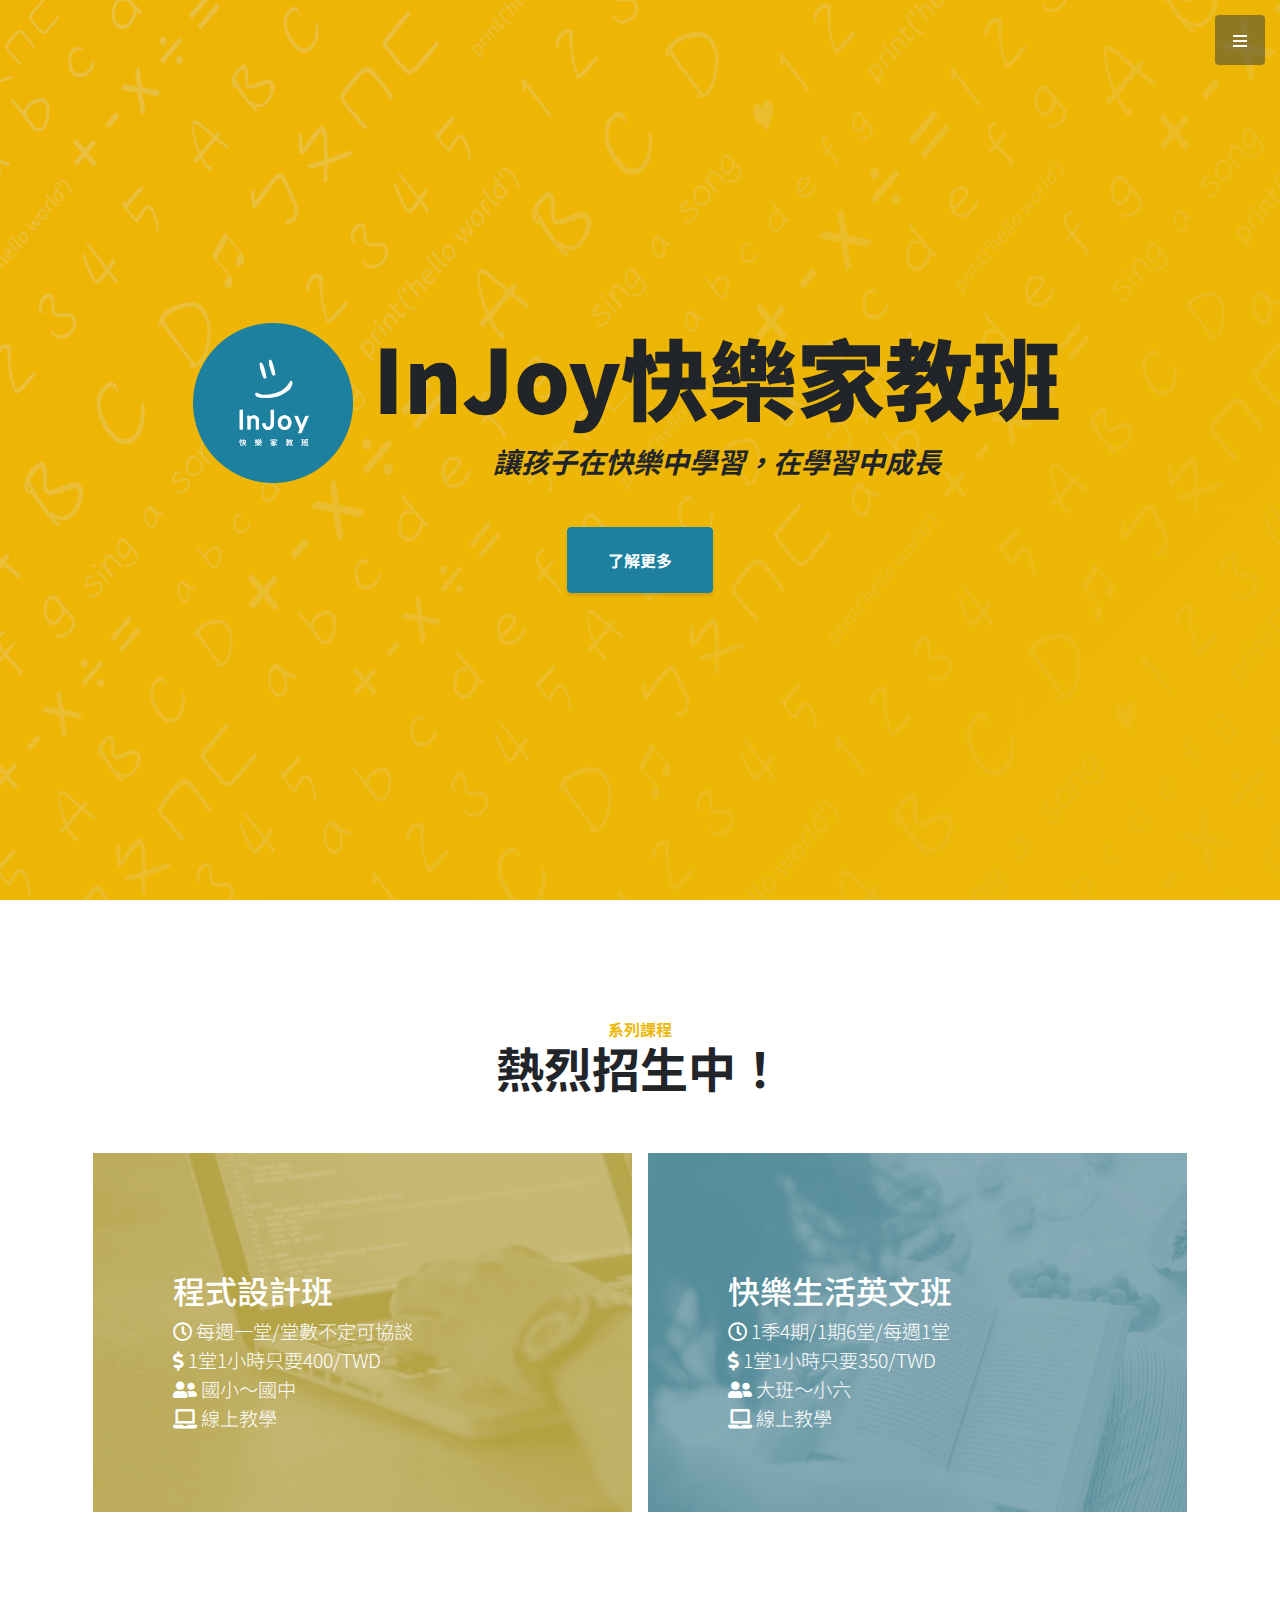
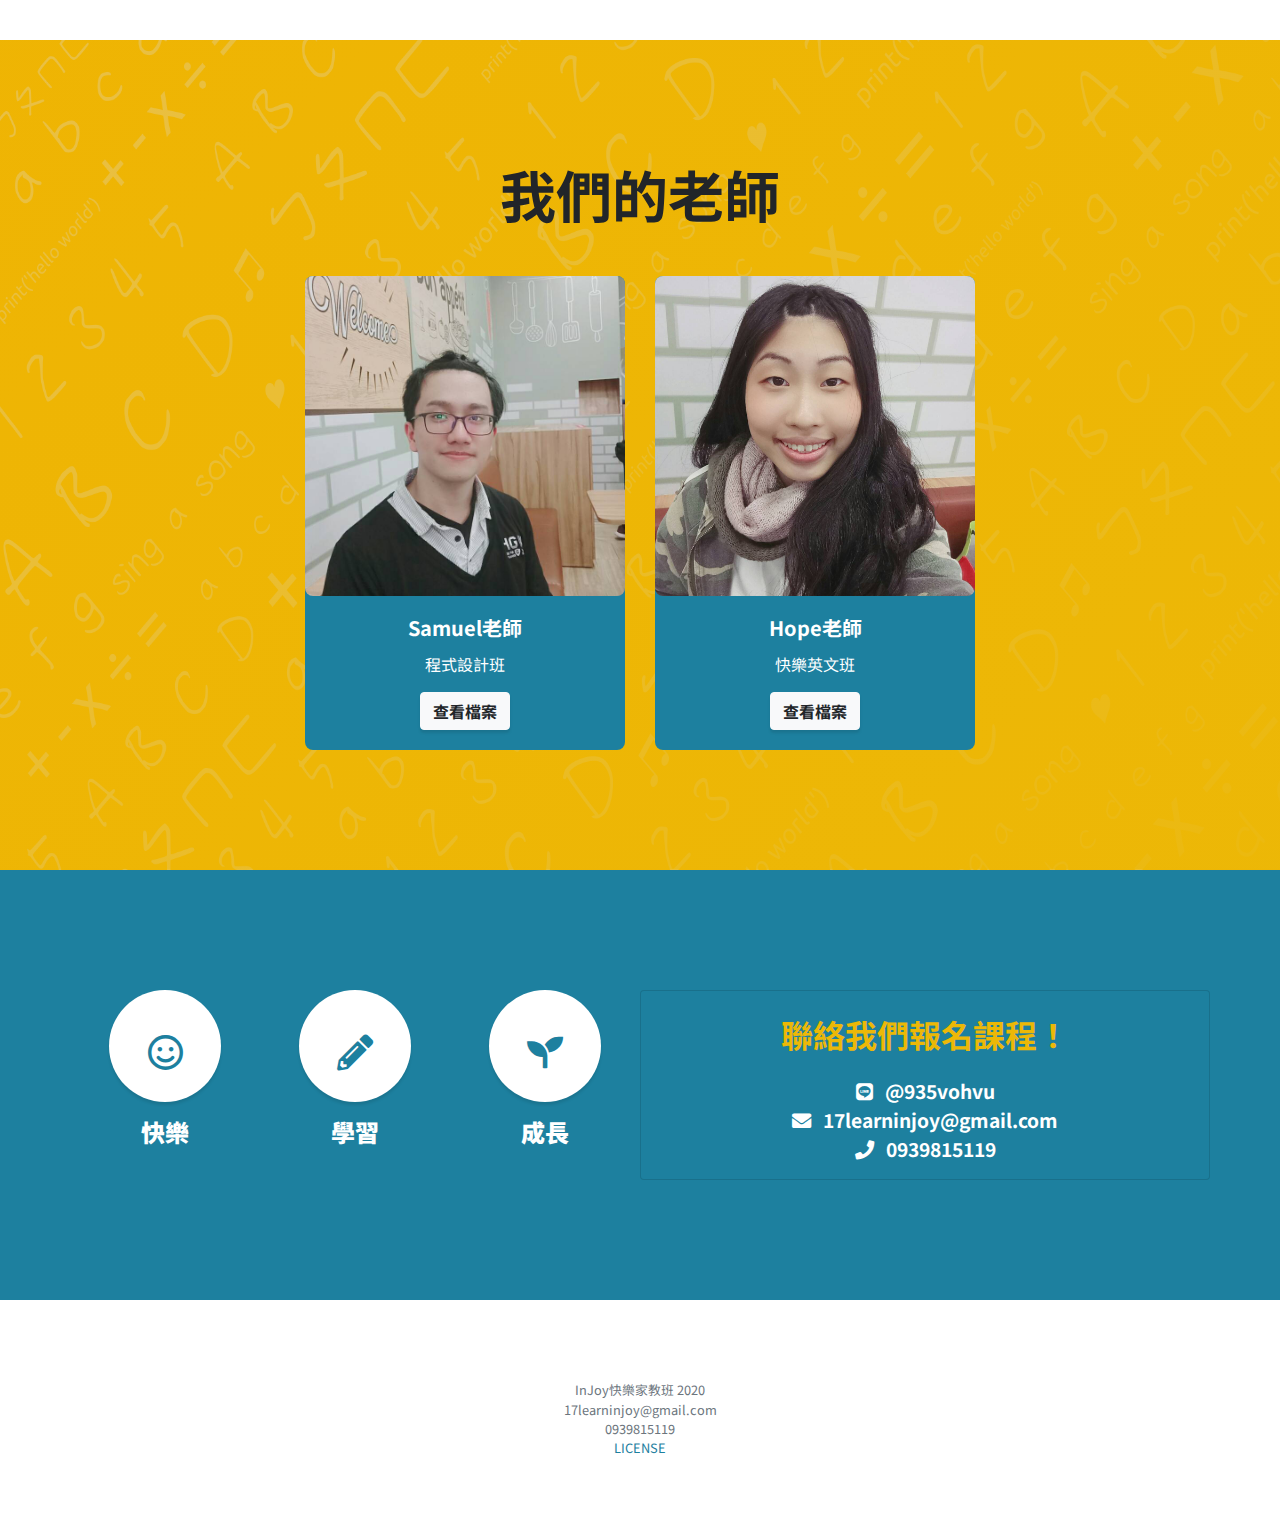
<file: index.html>
<!DOCTYPE html>
<html lang="en">
    <head>
        <meta charset="utf-8" />
        <meta name="viewport" content="width=device-width, initial-scale=1, shrink-to-fit=no" />
        <meta name="description" content="讓孩子在快樂中學習，在學習中成長" />
        <meta name="author" content="" />

        <title>InJoy快樂家教班</title>
        <link rel="icon" type="image/x-icon" href="img/favicon.ico" />
        <!-- Bootstrap Core CSS -->
        <link href="vendor/bootstrap/css/bootstrap.min.css" rel="stylesheet" />

        <!-- Custom Fonts -->
        <link href="vendor/fontawesome-free/css/all.min.css" rel="stylesheet" type="text/css" />
        <!--<link href="https://fonts.googleapis.com/css?family=Source+Sans+Pro:300,400,700,300italic,400italic,700italic" rel="stylesheet" type="text/css">-->
        <link href="vendor/simple-line-icons/css/simple-line-icons.css" rel="stylesheet" />

        <!-- Custom CSS -->
        <link href="css/stylish-portfolio.min.css" rel="stylesheet" />

        <!-- Google Fonts -->
        <link href="https://fonts.googleapis.com/css2?family=Noto+Sans+TC&display=swap" rel="stylesheet" />
    </head>

    <style>
        .fx {
            animation: fadeInAnimation ease 2s;
            animation-iteration-count: 1;
            animation-fill-mode: forwards;
        }
        @keyframes fadeInAnimation {
            0% {
                opacity: 0;
                padding-top: 10%;
            }
            100% {
                opacity: 1;
                padding-top: auto;
            }
        }
    </style>

    <body id="page-top">
        <!-- Navigation -->
        <a class="menu-toggle rounded" href="#">
            <i class="fas fa-bars"></i>
        </a>
        <nav id="sidebar-wrapper">
            <ul class="sidebar-nav">
                <li class="sidebar-brand">
                    <a class="js-scroll-trigger" href="#page-top">InJoy快樂家教班</a>
                </li>
                <li class="sidebar-nav-item">
                    <a class="js-scroll-trigger" href="#page-top">首頁</a>
                </li>
                <li class="sidebar-nav-item">
                    <a class="js-scroll-trigger" href="#lessons">課程</a>
                </li>
                <li class="sidebar-nav-item">
                    <a class="js-scroll-trigger" href="#teachers">師資</a>
                </li>
                <li class="sidebar-nav-item">
                    <a class="js-scroll-trigger" href="#features">聯絡</a>
                </li>
            </ul>
        </nav>

        <!-- Header -->
        <header class="masthead d-flex">
            <div class="container text-center my-auto fx">
                <div class="container col-md-10">
                    <div class="row">
                        <div class="col-xl-2 col-lg-3 col-md-4 col-sm-5">
                            <img style="width: 10em;" class="mb-3" src="img/logo.png" />
                        </div>

                        <div class="col-xl-10 col-lg-9 col-md-8 col-sm-7">
                            <h1 class="mb-3"><b>InJoy快樂家教班</b></h1>
                            <h3 class="mb-5">
                                <em>讓孩子在快樂中學習，在學習中成長</em>
                            </h3>
                        </div>
                    </div>
                </div>
                <a class="btn btn-primary btn-xl js-scroll-trigger" href="#lessons">了解更多</a>
            </div>

            <div class="overlay"></div>
        </header>

        <!-- Lessons -->
        <section class="content-section" id="lessons">
            <div class="container">
                <div class="content-section-heading text-center">
                    <h3 class="text-secondary mb-0">系列課程</h3>
                    <h2 class="mb-5">熱烈招生中！</h2>
                </div>

                <div class="row no-gutters">
                    <div class="col-lg-6">
                        <a class="portfolio-item" href="#!" data-toggle="modal" data-target="#CSModal">
                            <div class="caption">
                                <div class="caption-content">
                                    <div class="h2">程式設計班</div>
                                    <p class="mb-0">
                                        <i class="far fa-clock"></i>
                                        每週一堂/堂數不定可協談<br />

                                        <i class="fas fa-dollar-sign"></i>
                                        1堂1小時只要400/TWD<br />

                                        <i class="fas fa-user-friends"></i>
                                        國小～國中<br />

                                        <i class="fas fa-laptop"></i>
                                        線上教學
                                    </p>
                                </div>
                            </div>
                            <img class="img-fluid" src="img/cs.png" alt="" />
                        </a>
                    </div>

                    <div class="col-lg-6">
                        <a class="portfolio-item" href="#!" data-toggle="modal" data-target="#EngModal">
                            <div class="caption">
                                <div class="caption-content">
                                    <div class="h2">快樂生活英文班</div>

                                    <p class="mb-0">
                                        <i class="far fa-clock"></i>

                                        1季4期/1期6堂/每週1堂<br />

                                        <i class="fas fa-dollar-sign"></i>

                                        1堂1小時只要350/TWD
                                        <br />

                                        <i class="fas fa-user-friends"></i>
                                        大班～小六
                                        <br />
                                        <i class="fas fa-laptop"></i>
                                        線上教學
                                    </p>
                                </div>
                            </div>
                            <img class="img-fluid" src="img/eng.png" alt="" />
                        </a>
                    </div>
                </div>
            </div>
        </section>

        <!--CS Modal -->
        <div class="modal fade" id="CSModal">
            <div class="modal-dialog modal-dialog-scrollable">
                <div class="modal-content">
                    <!-- Modal Header -->
                    <div class="modal-header">
                        <h4 class="modal-title">程式設計班</h4>
                        <button type="button" class="close" data-dismiss="modal">&times;</button>
                    </div>

                    <!-- Modal body -->
                    <div class="modal-body">
                        <p>
                            國小：Scratch專案實做<br />
                            國中：Python程式設計<br />
                        </p>
                    </div>

                    <!-- Modal footer -->
                    <div class="modal-footer">
                        <button type="button" class="btn btn-danger" data-dismiss="modal">關閉</button>
                    </div>
                </div>
            </div>
        </div>

        <!-- Eng Modal -->
        <div class="modal fade" id="EngModal">
            <div class="modal-dialog modal-dialog-scrollable">
                <div class="modal-content">
                    <!-- Modal Header -->
                    <div class="modal-header">
                        <h4 class="modal-title">快樂生活英文班</h4>
                        <button type="button" class="close" data-dismiss="modal">&times;</button>
                    </div>

                    <!-- Modal body -->
                    <div class="modal-body">
                        <p>
                            <span style="color: #1d809e;">
                            <b>
                               每周1堂、1堂1小時只要350/TWD
                              </b>
                              <br>

                            </span>

                            <ul>
                            
                                                       
                            <li><b>聽、說　日常會話與日常實用單字</b>。</li>
                             <li>運用<b>英文卡通、影片</b>，提升<b>學習趣味性</b>。</li>
                             <li>依孩童能力<b>調整，尊重</b>孩童需求，讓孩童<b>輕鬆快樂</b>學習對話。</li>
                             <li>「我們<b>不是死背班，不打分數、不以能力高低評量孩童</b>，讓孩子在<b>對話練習與運用</b>中，<b>自然熟習英文形成能力</b>。」</li>
                             <li>教學重點專注於<b>聆聽、發音、了解意義與實際運用</b>。</li>
                             <li>教學主旨期待孩童聽完發音後，便能講出相對的中文意思，而不是單詞的逐字背誦。 </li>
                             <li>孩童先備能力:認識自己的英文名字、會背誦A~Z、能進行最基礎的簡單會話如(Hi!How are you? I’m fine,thankyou.)</li> <li>確定教學前須先與老師有過一分鐘的對話，以確定孩童能力。</li>

                            
                            
                            
                            
                            </ul>

                            
                          
                        </p>


                    </div>

                    <!-- Modal footer -->
                    <div class="modal-footer">
                        <button type="button" class="btn btn-danger" data-dismiss="modal">關閉</button>
                    </div>
                </div>
            </div>
        </div>

        <!-- Teachers -->
        <section class="callout" id="teachers">
            <div class="container text-center">
                <h2 class="mx-auto mb-5">我們的老師</h2>
                <div class="row">
                    <div class="col-lg-6 col-md-6 mb-5 mb-lg-0">
                        <div class="card bg-primary text-white" id="card-samuel">
                            <img class="card-img-top" src="img/samuel.jpg" alt="Card image cap" />
                            <div class="card-body">
                                <h5 class="card-title">Samuel老師</h5>
                                <p class="card-text">
                                    程式設計班
                                    <br />
                                </p>
                                <a href="https://samuelchen.netlify.app/" class="btn btn-light">查看檔案</a>
                            </div>
                        </div>
                    </div>

                    <div class="col-lg-6 col-md-6 mb-5 mb-lg-0">
                        <div class="card bg-primary text-white" id="card-hope">
                            <img class="card-img-top" src="img/hope.jpg" alt="Card image cap" />
                            <div class="card-body">
                                <h5 class="card-title">Hope老師</h5>
                                <p class="card-text">
                                    快樂英文班
                                    <br />
                                </p>
                                <a href="https://injoy-hope.netlify.app/" class="btn btn-light">查看檔案</a>
                            </div>
                        </div>
                    </div>
                </div>

                <!--<a class="btn btn-primary btn-xl" href="＃">查看師資</a>-->
                <!--
      <a href="https://hopechien.netlify.app/" target="_blank" class="btn btn-xl btn-light mr-2 ml-2 mb-2">小小老師</br>
        <i class="far fa-hand-point-right"></i>點擊看檔案</a>
      <a href="https://samuelchen.netlify.app/" target="_blank" class="btn btn-xl btn-dark mr-2 ml-2 mb-2">新新老師</br>
        <i class="far fa-hand-point-right"></i>點擊看檔案</a>
      -->
            </div>
        </section>

        <!-- Features -->
        <section class="content-section bg-primary text-white text-center" id="features">
            <div class="container">
                <div class="content-section-heading">
                    <!--
        <h2 class="mb-5 text-secondary">我們的特色</h2>
        -->
                </div>
                <div class="row">
                    <div class="col-lg-2 col-md-6 mb-5 mb-lg-0">
                        <span class="service-icon rounded-circle mx-auto mb-3">
                            <i class="far fa-smile"></i>
                        </span>
                        <h4>
                            <strong>快樂</strong>
                        </h4>
                        <!--
          <p class="text-faded mb-0">Looks great on any screen size!</p>
          -->
                    </div>

                    <div class="col-lg-2 col-md-6 mb-5 mb-lg-0">
                        <span class="service-icon rounded-circle mx-auto mb-3">
                            <i class="fas fa-pencil-alt"></i>
                        </span>
                        <h4>
                            <strong>學習</strong>
                        </h4>
                        <!--
          <p class="text-faded mb-0">Freshly redesigned for Bootstrap 4.</p>
          -->
                    </div>

                    <div class="col-lg-2 col-md-6 mb-5 mb-lg-0">
                        <span class="service-icon rounded-circle mx-auto mb-3">
                            <i class="fas fa-seedling"></i>
                        </span>
                        <h4>
                            <strong>成長</strong>
                        </h4>
                        <!--
          <p class="text-faded mb-0">Freshly redesigned for Bootstrap 4.</p>
          -->
                    </div>

                    <div class="col-lg-6 col-md-6 mb-5 mb-md-0 contact-section card bg-primary">
                        <h2 class="text-secondary mb-4 mt-4">聯絡我們報名課程！</h2>
                        <div id="info">
                            <ul>
                                <li>
                                    <i class="fab fa-line mr-2"></i>
                                    <b>@935vohvu</b>
                                </li>

                                <li>
                                    <i class="fas fa-envelope mr-2"></i>
                                    <b><a style="text-decoration: none; color: white;" href="mailto:17learninjoy@gmail.com">17learninjoy@gmail.com</a></b>
                                </li>

                                <li>
                                    <i class="fas fa-phone mr-2"></i>
                                    <b><a style="text-decoration: none; color: white;" href="tel:0939815119">0939815119</a></b>
                                </li>
                            </ul>
                        </div>
                    </div>
                </div>
            </div>
        </section>

        <!-- The Contact Modal -->
        <div class="modal fade" id="contact-Modal">
            <div class="modal-dialog">
                <div class="modal-content">
                    <!-- Modal Header -->
                    <div class="modal-header">
                        <h4 class="modal-title">聯絡我們</h4>
                        <button type="button" class="close" data-dismiss="modal">&times;</button>
                    </div>

                    <!-- Modal body -->
                    <div class="modal-body">
                        <div class="h5">
                            <ul style="list-style: none;">
                                <li><i class="fab fa-line mr-2"></i><b>@935vohvu</b></li>
                                <li>
                                    <i class="fas fa-envelope mr-2"></i><b><a href="mailto:17learninjoy@gmail.com">17learninjoy@gmail.com</a></b>
                                </li>
                                <li>
                                    <i class="fas fa-phone mr-2"></i><b><a href="tel:0939815119">0939815119</a></b>
                                </li>
                            </ul>
                        </div>
                    </div>

                    <!-- Modal footer -->
                    <div class="modal-footer">
                        <button type="button" class="btn btn-danger" data-dismiss="modal">關閉</button>
                    </div>
                </div>
            </div>
        </div>

        <!-- Footer -->

        <footer class="footer text-center">
            <div class="container">
                <p class="text-muted small mb-0">
                    InJoy快樂家教班 2020<br />
                    17learninjoy@gmail.com<br />
                    0939815119<br />
                    <a href="LICENSE">LICENSE</a>
                </p>
            </div>
        </footer>

        <!-- Scroll to Top Button-->
        <a class="scroll-to-top rounded js-scroll-trigger" href="#page-top">
            <i class="fas fa-angle-up"></i>
        </a>

        <!-- Bootstrap core JavaScript -->
        <script src="vendor/jquery/jquery.min.js"></script>
        <script src="vendor/bootstrap/js/bootstrap.bundle.min.js"></script>

        <!-- Plugin JavaScript -->
        <script src="vendor/jquery-easing/jquery.easing.min.js"></script>

        <!-- Custom scripts for this template -->
        <script src="js/stylish-portfolio.min.js"></script>
    </body>
</html>
</file>
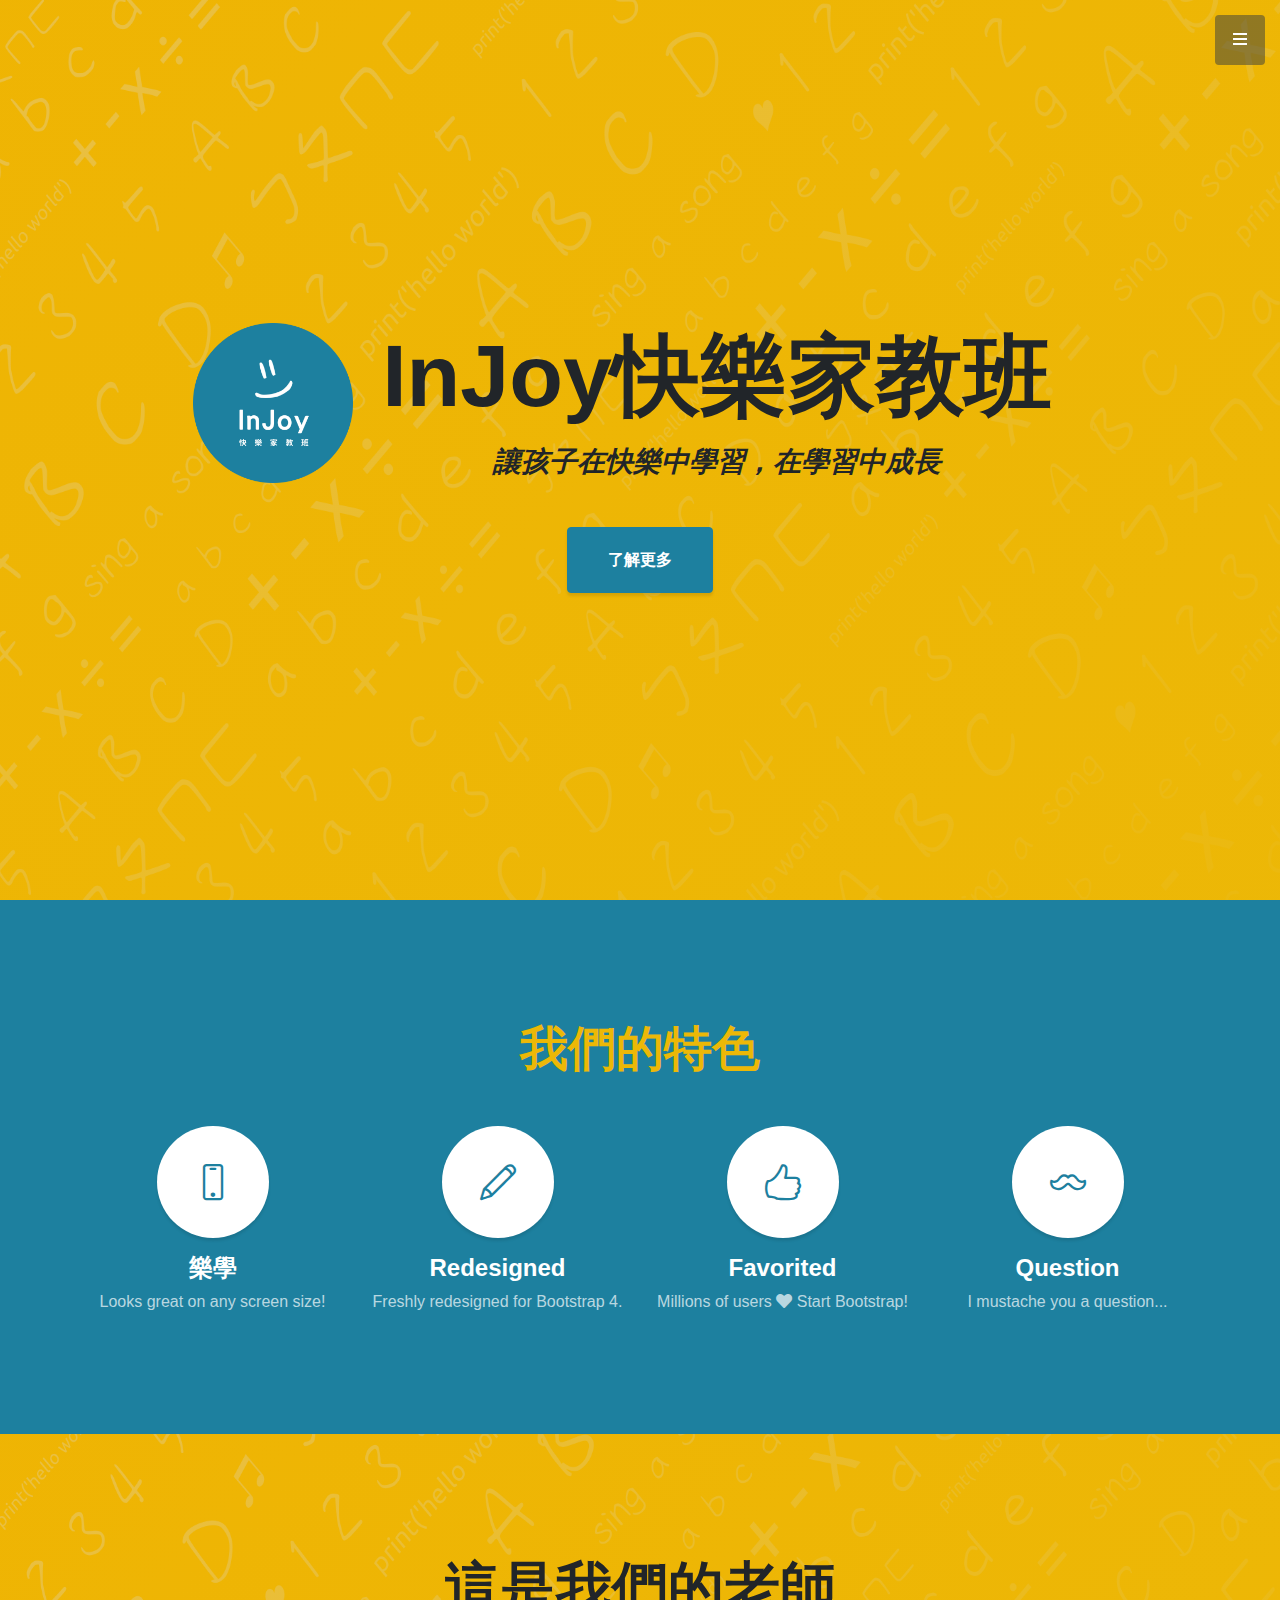
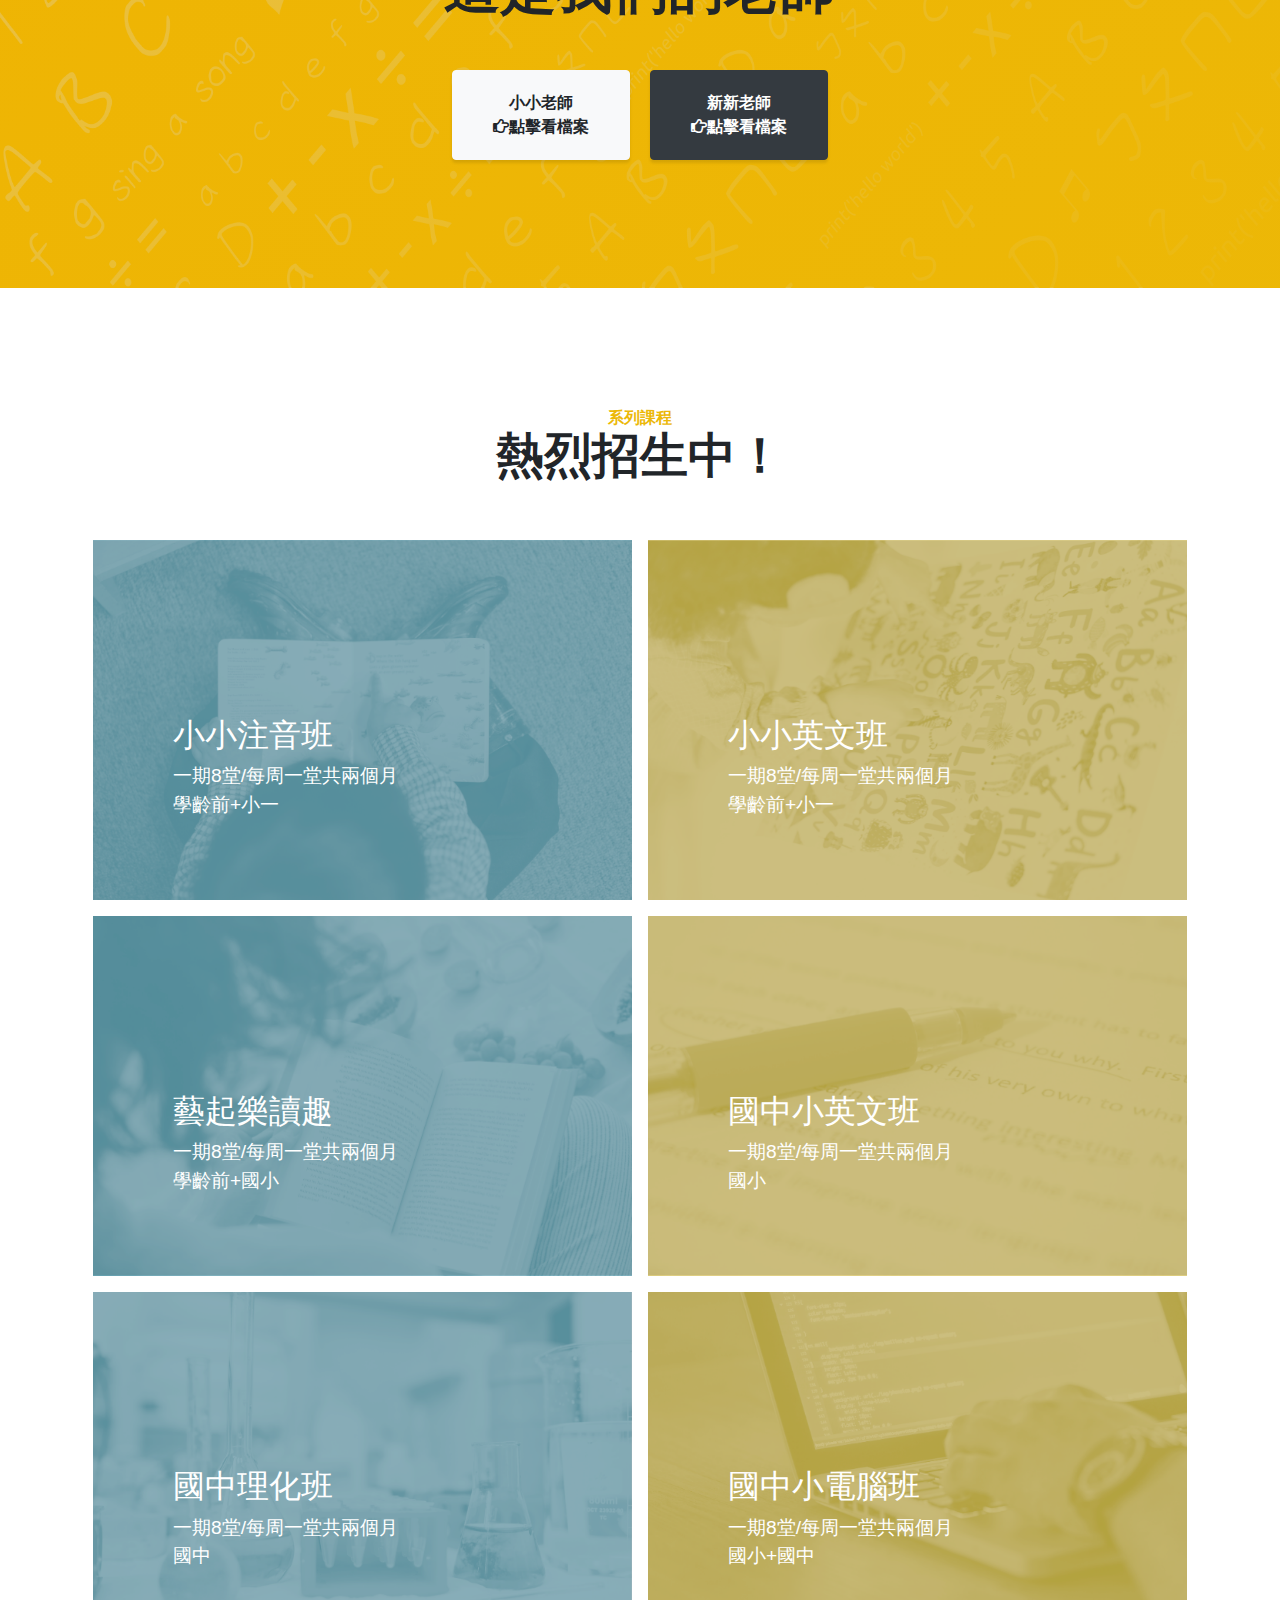
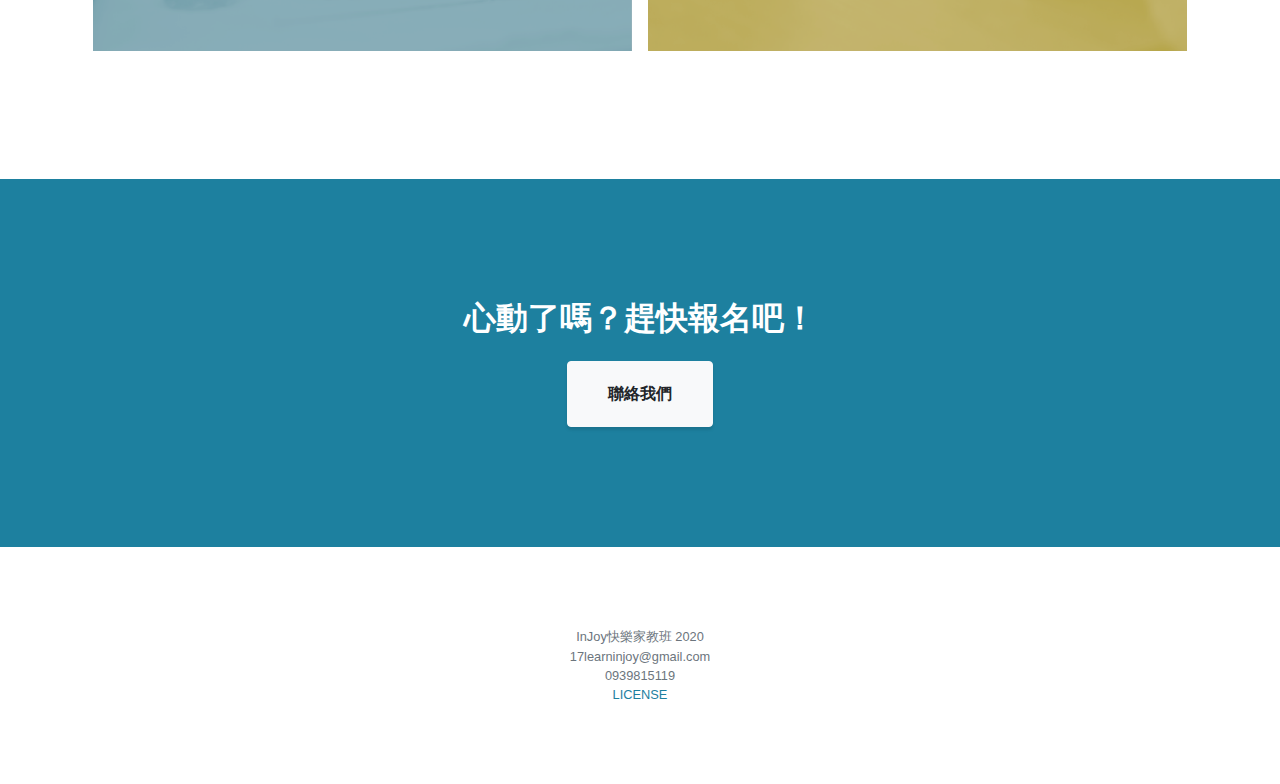
<file: index_draft_backup.html>
<!DOCTYPE html>
<html lang="en">

<head>

  <meta charset="utf-8">
  <meta name="viewport" content="width=device-width, initial-scale=1, shrink-to-fit=no">
  <meta name="description" content="123123123">
  <meta name="author" content="">

  <title>InJoy快樂家教班</title>
    <link rel="icon" type="image/x-icon" href="img/favicon.ico" />
  <!-- Bootstrap Core CSS -->
  <link href="vendor/bootstrap/css/bootstrap.min.css" rel="stylesheet">

  <!-- Custom Fonts -->
  <link href="vendor/fontawesome-free/css/all.min.css" rel="stylesheet" type="text/css">
  <link href="https://fonts.googleapis.com/css?family=Source+Sans+Pro:300,400,700,300italic,400italic,700italic" rel="stylesheet" type="text/css">
  <link href="vendor/simple-line-icons/css/simple-line-icons.css" rel="stylesheet">

  <!-- Custom CSS -->
  <link href="css/stylish-portfolio.min.css" rel="stylesheet">

</head>

<body id="page-top">

  <!-- Navigation -->
  <a class="menu-toggle rounded" href="#">
    <i class="fas fa-bars"></i>
  </a>
  <nav id="sidebar-wrapper">
    <ul class="sidebar-nav">
      <li class="sidebar-brand">
        <a class="js-scroll-trigger" href="#page-top">InJoy快樂家教班</a>
      </li>
      <li class="sidebar-nav-item">
        <a class="js-scroll-trigger" href="#page-top">首頁</a>
      </li>
      <li class="sidebar-nav-item">
        <a class="js-scroll-trigger" href="#about">關於</a>
      </li>
      <li class="sidebar-nav-item">
        <a class="js-scroll-trigger" href="#features">特色</a>
      </li>
      <li class="sidebar-nav-item">
        <a class="js-scroll-trigger" href="#teachers">師資</a>
      </li>
      <li class="sidebar-nav-item">
        <a class="js-scroll-trigger" href="#lessons">課程</a>
      </li>
      <li class="sidebar-nav-item">
        <a class="js-scroll-trigger" href="#contact">聯絡</a>
      </li>
    </ul>
  </nav>

  <!-- Header -->
  <header class="masthead d-flex">
    <div class="container text-center my-auto">
      <div class="container col-md-10">


          <div class="row">
            <div class="col-xl-2 col-lg-3 col-md-4 col-sm-5">
              <img style="width:10em;" class="mb-3" src="img/logo.png">
            </div>
            <div class="col-xl-10 col-lg-9 col-md-8 col-sm-7">
              <h1 class="mb-3">InJoy快樂家教班</h1>
              <h3 class="mb-5">
                <em>讓孩子在快樂中學習，在學習中成長</em>
              </h3>
            </div>
            
          </div>

      </div>

      
      <a class="btn btn-primary btn-xl js-scroll-trigger" href="#features">了解更多</a>
    </div>
    <div class="overlay"></div>
  </header>

  <!-- About -->
  <!--
  <section class="content-section bg-light" id="about">
    <div class="container text-center">
      <div class="row">
        <div class="col-lg-10 mx-auto">
          <h2>我們盼望孩子能在快樂中學習</h2>
          <p class="lead mb-5">Learn in joy~</p>
          <a class="btn btn-dark btn-xl js-scroll-trigger" href="#features">我們的特色</a>
        </div>
      </div>
    </div>
  </section>
-->
  <!-- Features -->
  <section class="content-section bg-primary text-white text-center" id="features">
    <div class="container">
      <div class="content-section-heading">
        
        <h2 class="mb-5 text-secondary">我們的特色</h2>
      </div>
      <div class="row">
        <div class="col-lg-3 col-md-6 mb-5 mb-lg-0">
          <span class="service-icon rounded-circle mx-auto mb-3">
            <i class="icon-screen-smartphone"></i>
          </span>
          <h4>
            <strong>樂學</strong>
          </h4>
          <p class="text-faded mb-0">Looks great on any screen size!</p>
        </div>
        <div class="col-lg-3 col-md-6 mb-5 mb-lg-0">
          <span class="service-icon rounded-circle mx-auto mb-3">
            <i class="icon-pencil"></i>
          </span>
          <h4>
            <strong>Redesigned</strong>
          </h4>
          <p class="text-faded mb-0">Freshly redesigned for Bootstrap 4.</p>
        </div>
        <div class="col-lg-3 col-md-6 mb-5 mb-md-0">
          <span class="service-icon rounded-circle mx-auto mb-3">
            <i class="icon-like"></i>
          </span>
          <h4>
            <strong>Favorited</strong>
          </h4>
          <p class="text-faded mb-0">Millions of users
            <i class="fas fa-heart"></i>
            Start Bootstrap!</p>
        </div>
        <div class="col-lg-3 col-md-6">
          <span class="service-icon rounded-circle mx-auto mb-3">
            <i class="icon-mustache"></i>
          </span>
          <h4>
            <strong>Question</strong>
          </h4>
          <p class="text-faded mb-0">I mustache you a question...</p>
        </div>
      </div>
    </div>
  </section>

  <!-- Teachers -->
  <section class="callout" id="teachers">
    <div class="container text-center">
      <h2 class="mx-auto mb-5">這是我們的老師</h2>
      <!--<a class="btn btn-primary btn-xl" href="＃">查看師資</a>-->
      <a href="https://hopechien.netlify.app/" target="_blank" class="btn btn-xl btn-light mr-2 ml-2 mb-2">小小老師</br>
        <i class="far fa-hand-point-right"></i>點擊看檔案</a>
      <a href="https://samuelchen.netlify.app/" target="_blank" class="btn btn-xl btn-dark mr-2 ml-2 mb-2">新新老師</br>
        <i class="far fa-hand-point-right"></i>點擊看檔案</a>



    </div>
  </section>


  


  <!-- Lessons -->
  <section class="content-section" id="lessons">
    <div class="container">
      <div class="content-section-heading text-center">
        <h3 class="text-secondary mb-0">系列課程</h3>
        <h2 class="mb-5">熱烈招生中！</h2>
      </div>

      <div class="row no-gutters">

        <div class="col-lg-6">
          <a class="portfolio-item" href="#!">
            <div class="caption">
              <div class="caption-content">
                <div class="h2">小小注音班</div>
                <p class="mb-0">一期8堂/每周一堂共兩個月</br>學齡前+小一</p>
              </div>
            </div>
            <img class="img-fluid" src="img/1.png" alt="">
          </a>
        </div>

        <div class="col-lg-6">
          <a class="portfolio-item" href="#!">
            <div class="caption">
              <div class="caption-content">
                <div class="h2">小小英文班</div>
                <p class="mb-0">一期8堂/每周一堂共兩個月</br>學齡前+小一</p>
              </div>
            </div>
            <img class="img-fluid" src="img/2.png" alt="">
          </a>
        </div>

        <div class="col-lg-6">
          <a class="portfolio-item" href="#!">
            <div class="caption">
              <div class="caption-content">
                <div class="h2">藝起樂讀趣</div>
                <p class="mb-0">一期8堂/每周一堂共兩個月</br>學齡前+國小</p>
              </div>
            </div>
            <img class="img-fluid" src="img/3.png" alt="">
          </a>
        </div>

        <div class="col-lg-6">
          <a class="portfolio-item" href="#!">
            <div class="caption">
              <div class="caption-content">
                <div class="h2">國中小英文班</div>
                <p class="mb-0">一期8堂/每周一堂共兩個月</br>國小</p>
              </div>
            </div>
            <img class="img-fluid" src="img/4.png" alt="">
          </a>
        </div>

        <div class="col-lg-6">
          <a class="portfolio-item" href="#!">
            <div class="caption">
              <div class="caption-content">
                <div class="h2">國中理化班</div>
                <p class="mb-0">一期8堂/每周一堂共兩個月</br>國中</p>
              </div>
            </div>
            <img class="img-fluid" src="img/5.png" alt="">
          </a>
        </div>
        
        <div class="col-lg-6">
          <a class="portfolio-item" href="#!">
            <div class="caption">
              <div class="caption-content">
                <div class="h2">國中小電腦班</div>
                <p class="mb-0">一期8堂/每周一堂共兩個月</br>國小+國中</p>
              </div>
            </div>
            <img class="img-fluid" src="img/6.png" alt="">
          </a>
        </div>

      </div>
    </div>
  </section>

  <!-- Call to Action -->
  <section class="content-section bg-primary text-white" id="contact">
    <div class="container text-center">
      <h2 class="mb-4">心動了嗎？趕快報名吧！</h2>

      <button type="button" class="btn btn-xl btn-light" data-toggle="modal" data-target="#contact-Modal">
       聯絡我們
      </button>
      <!--
      <a href="#!" class="btn btn-xl btn-light mr-4">Click Me!</a>
      <a href="#!" class="btn btn-xl btn-dark">Look at Me!</a>
      -->
    </div>
  </section>


  <!-- The Contact Modal -->
  <div class="modal fade" id="contact-Modal">
    <div class="modal-dialog">
      <div class="modal-content">

        <!-- Modal Header -->
        <div class="modal-header">
          <h4 class="modal-title">聯絡我們</h4>
          <button type="button" class="close" data-dismiss="modal">&times;</button>
        </div>

        <!-- Modal body -->
        <div class="modal-body">
          <div class="h5">
            <ul style="list-style: none;">
              <li><i class="fab fa-line mr-2"></i><b>@935vohvu</b></li>
              <li><i class="fas fa-envelope mr-2"></i><b><a href="mailto:17learninjoy@gmail.com">17learninjoy@gmail.com</a></b></li>
              <li><i class="fas fa-phone mr-2"></i><b><a href="tel:0939815119">0939815119</a></b></li>


            </ul>
          </div>
        </div>

        <!-- Modal footer -->
        <div class="modal-footer">
          <button type="button" class="btn btn-danger" data-dismiss="modal">關閉</button>
        </div>

      </div>
    </div>
  </div>






  <!-- Footer -->
  
  <footer class="footer text-center">
    <div class="container">
      <!--
      <ul class="list-inline mb-5">
        <li class="list-inline-item">
          <a class="social-link rounded-circle text-white mr-3" href="#!">
            <i class="icon-social-facebook"></i>
          </a>
        </li>
        <li class="list-inline-item">
          <a class="social-link rounded-circle text-white mr-3" href="#!">
            <i class="icon-social-twitter"></i>
          </a>
        </li>
        <li class="list-inline-item">
          <a class="social-link rounded-circle text-white" href="#!">
            <i class="icon-social-github"></i>
          </a>
        </li>
      </ul>
    -->
      <p class="text-muted small mb-0">InJoy快樂家教班 2020<br/>
        17learninjoy@gmail.com</br>
        0939815119</br>
        <a href="LICENSE">LICENSE</a>
      </p>
    </div>
  </footer>


  <!-- Scroll to Top Button-->
  <a class="scroll-to-top rounded js-scroll-trigger" href="#page-top">
    <i class="fas fa-angle-up"></i>
  </a>

  <!-- Bootstrap core JavaScript -->
  <script src="vendor/jquery/jquery.min.js"></script>
  <script src="vendor/bootstrap/js/bootstrap.bundle.min.js"></script>

  <!-- Plugin JavaScript -->
  <script src="vendor/jquery-easing/jquery.easing.min.js"></script>

  <!-- Custom scripts for this template -->
  <script src="js/stylish-portfolio.min.js"></script>

</body>

</html>
</file>
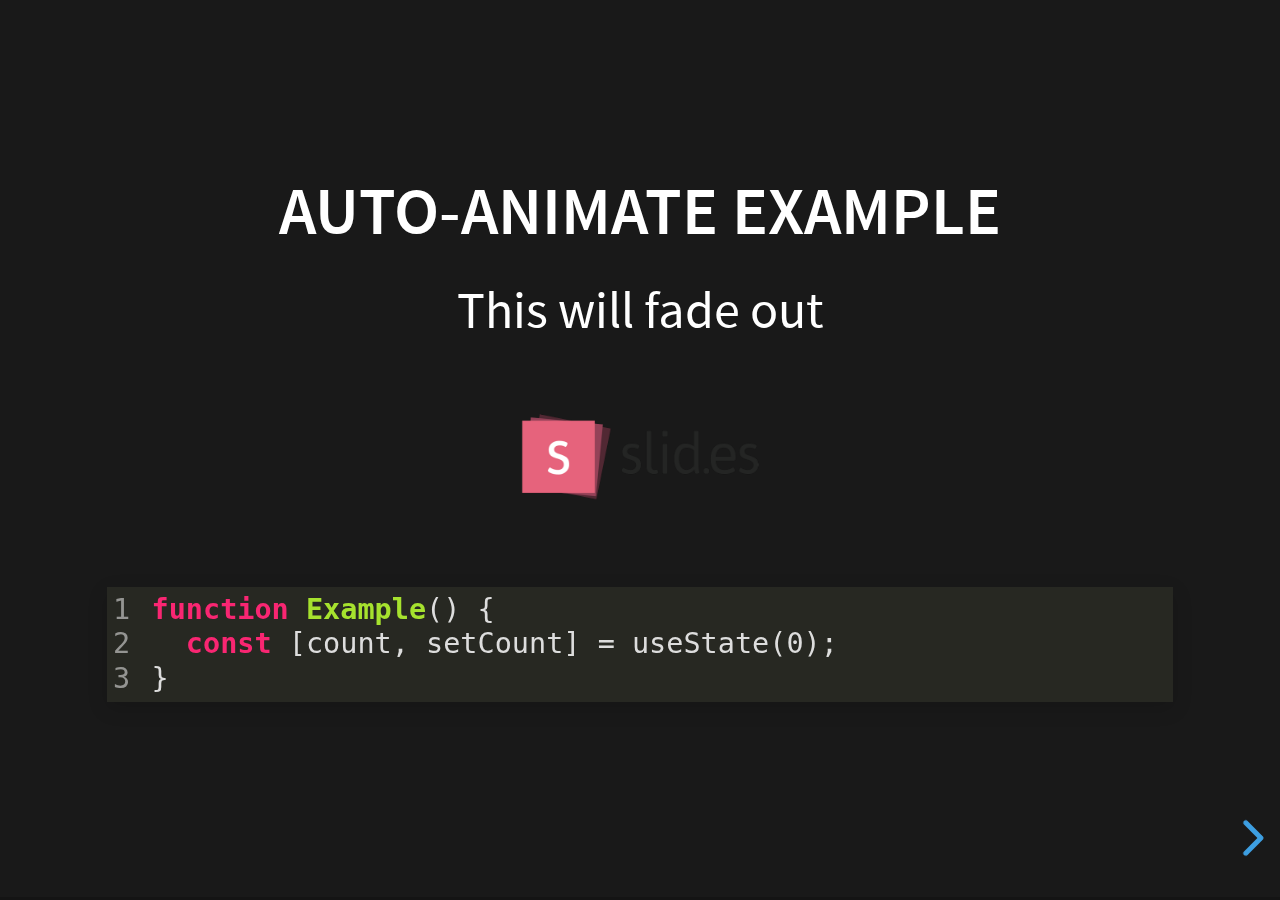
<file: demo/examples/auto-animate.html>
<!doctype html>
<html lang="en">

	<head>
		<meta charset="utf-8">

		<title>reveal.js - Auto Animate</title>

		<meta name="viewport" content="width=device-width, initial-scale=1.0, maximum-scale=1.0, user-scalable=no">

		<link rel="stylesheet" href="../dist/reveal.css">
		<link rel="stylesheet" href="../dist/theme/black.css" id="theme">
		<link rel="stylesheet" href="../plugin/highlight/monokai.css">
	</head>

	<body>

		<div class="reveal">

			<div class="slides">

				<section data-auto-animate data-auto-animate-unmatched="fade">
					<h3>Auto-Animate Example</h3>
					<p>This will fade out</p>
					<img src="assets/image1.png" style="height: 100px;">
					<pre data-id="code"><code data-line-numbers class="hljs" data-trim>
						function Example() {
						  const [count, setCount] = useState(0);
						}
					</code></pre>
				</section>
				<section data-auto-animate data-auto-animate-unmatched="fade">
					<h3>Auto-Animate Example</h3>
					<p style="opacity: 0.2; margin-top: 100px;">This will fade out</p>
					<p>This element is unmatched</p>
					<img src="assets/image1.png" style="height: 150px;">
					<pre data-id="code"><code data-line-numbers class="hljs" data-trim>
						function Example() {
						  New line!
						  const [count, setCount] = useState(0);
						}
					</code></pre>
				</section>

				<section data-auto-animate>
					<p data-id="text-props" style="background: #555; line-height: 1em; letter-spacing: 0em;">Line Height & Letter Spacing</p>
				</section>
				<section data-auto-animate>
					<p data-id="text-props" style="background: #555; line-height: 3em; letter-spacing: 0.2em;">Line Height & Letter Spacing</p>
				</section>

				<section>
					<section data-auto-animate>
						<pre data-id="code"><code data-line-numbers class="hljs" data-trim>
							import React, { useState } from 'react';

							function Example() {
							  const [count, setCount] = useState(0);

							  return (
							    ...
							  );
							}
						</code></pre>
					</section>
					<section data-auto-animate>
						<pre data-id="code"><code data-line-numbers class="hljs" data-trim>
							function Example() {
							  const [count, setCount] = useState(0);

							  return (
							    &lt;div&gt;
							      &lt;p&gt;You clicked {count} times&lt;/p&gt;
							      &lt;button onClick={() =&gt; setCount(count + 1)}&gt;
							        Click me
							      &lt;/button&gt;
							    &lt;/div&gt;
							  );
							}
						</code></pre>
					</section>
					<section data-auto-animate>
						<pre data-id="code"><code data-line-numbers class="hljs" data-trim>
							function Example() {
							  // A comment!
							  const [count, setCount] = useState(0);

							  return (
							    &lt;div&gt;
							      &lt;p&gt;You clicked {count} times&lt;/p&gt;
							      &lt;button onClick={() =&gt; setCount(count + 1)}&gt;
							        Click me
							      &lt;/button&gt;
							    &lt;/div&gt;
							  );
							}
						</code></pre>
					</section>
				</section>

				<section>
					<section data-auto-animate>
						<h3>Swapping list items</h3>
						<ul>
							<li>One</li>
							<li>Two</li>
							<li>Three</li>
						</ul>
					</section>
					<section data-auto-animate>
						<h3>Swapping list items</h3>
						<ul>
							<li>Two</li>
							<li>One</li>
							<li>Three</li>
						</ul>
					</section>
					<section data-auto-animate>
						<h3>Swapping list items</h3>
						<ul>
							<li>Two</li>
							<li>Three</li>
							<li>One</li>
						</ul>
					</section>
				</section>

				<section data-auto-animate style="height: 600px">
					<h3 style="opacity: 0.3; font-size: 18px;">SLIDE 1</h2>
					<h2 data-id="title" style="margin-top: 260px;">Animate Anything</h2>
					<div data-id="1" style="background: white; position: absolute; top: 150px; left: 16%; width: 60px; height: 60px;"></div>
					<div data-id="2" style="background: white; position: absolute; top: 150px; left: 36%; width: 60px; height: 60px;"></div>
					<div data-id="3" style="background: white; position: absolute; top: 150px; left: 56%; width: 60px; height: 60px;"></div>
					<div data-id="4" style="background: white; position: absolute; top: 150px; left: 76%; width: 60px; height: 60px;"></div>
				</section>
				<section data-auto-animate style="height: 600px">
					<h3 style="opacity: 0.3; font-size: 18px;">SLIDE 2</h2>
					<h2 data-id="title" style="margin-top: 500px">With Auto Animate</h2>
					<div data-id="1" style="background: cyan; position: absolute; bottom: 190px; left: 16%; width: 60px; height: 60px;"></div>
					<div data-id="2" style="background: magenta; position: absolute; bottom: 190px; left: 36%; width: 60px; height: 160px;"></div>
					<div data-id="3" style="background: yellow; position: absolute; bottom: 190px; left: 56%; width: 60px; height: 260px;"></div>
					<div data-id="4" style="background: red; position: absolute; bottom: 190px; left: 76%; width: 60px; height: 360px;"></div>
				</section>
				<section data-auto-animate style="height: 600px">
					<h3 style="opacity: 0.3; font-size: 18px;">SLIDE 3</h2>
					<h2 data-id="title" style="margin-top: 500px; opacity: 0;">With Auto Animate</h2>
					<div data-id="1" style="background: cyan; position: absolute; top: 50%; left: 50%; width: 400px; height: 400px; margin: -200px 0 0 -200px; border-radius: 400px;"></div>
					<div data-id="2" style="background: magenta; position: absolute; top: 50%; left: 50%; width: 300px; height: 300px; margin: -150px 0 0 -150px; border-radius: 400px;"></div>
					<div data-id="3" style="background: yellow; position: absolute; top: 50%; left: 50%; width: 200px; height: 200px; margin: -100px 0 0 -100px; border-radius: 400px;"></div>
					<div data-id="4" style="background: red; position: absolute; top: 50%; left: 50%; width: 100px; height: 100px; margin: -50px 0 0 -50px; border-radius: 400px;"></div>
				</section>
				<section data-auto-animate style="height: 600px">
					<h3 style="opacity: 0.3; font-size: 18px;">SLIDE 3</h2>
					<h2 data-id="title" style="margin-top: 500px; opacity: 0;">With Auto Animate</h2>
					<div data-id="1" style="background: red; position: absolute; top: 250px; left: 16%; width: 60px; height: 60px;"></div>
					<div data-id="2" style="background: yellow; position: absolute; top: 250px; left: 36%; width: 60px; height: 60px;"></div>
					<div data-id="3" style="background: magenta; position: absolute; top: 250px; left: 56%; width: 60px; height: 60px;"></div>
					<div data-id="4" style="background: cyan; position: absolute; top: 250px; left: 76%; width: 60px; height: 60px;"></div>
				</section>

			</div>

		</div>

		<script src="../dist/reveal.js"></script>
		<script src="../plugin/highlight/highlight.js"></script>
		<script>
			Reveal.initialize({
				center: true,
				hash: true,
				plugins: [ RevealHighlight ]
			});
		</script>

	</body>
</html>
</file>
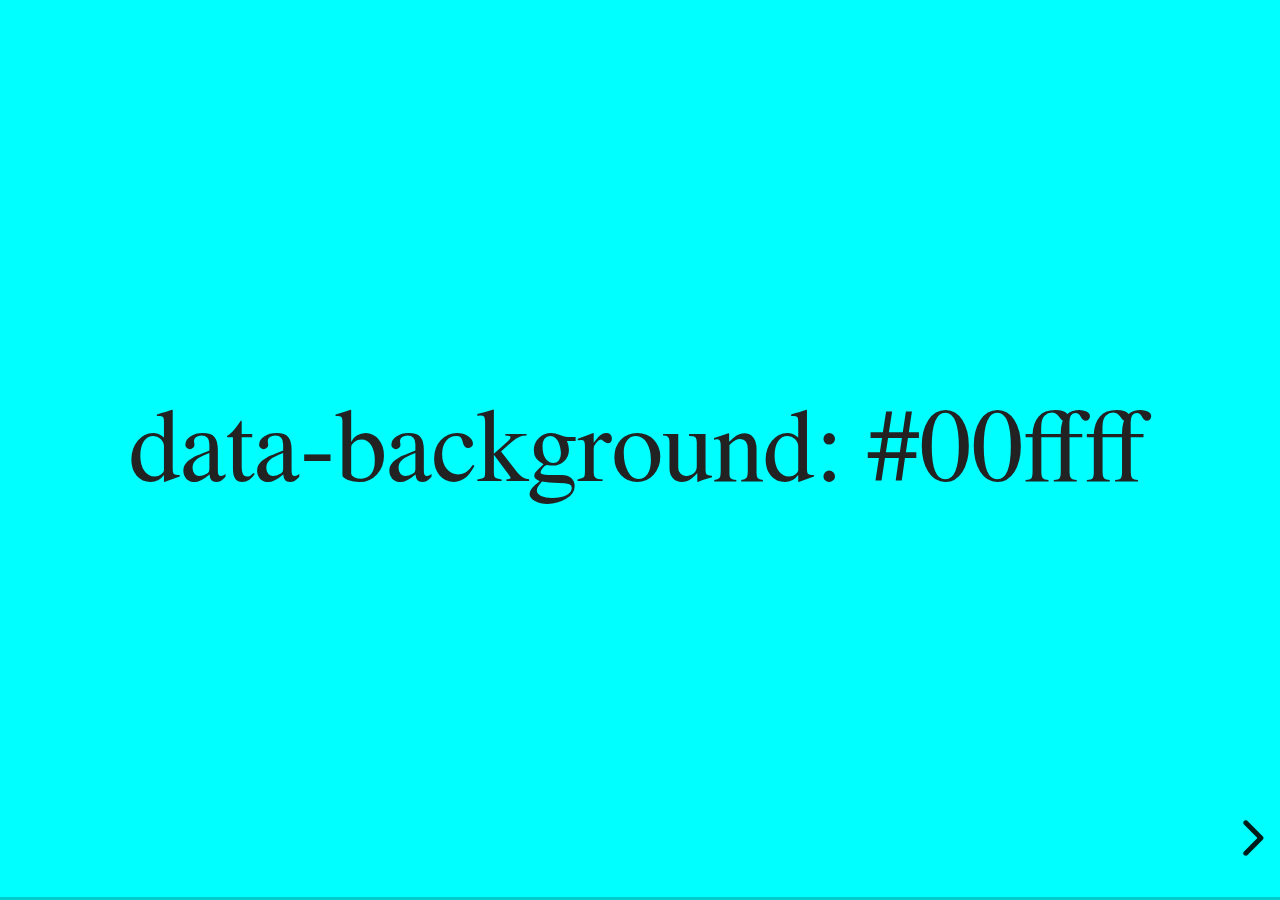
<file: demo/examples/backgrounds.html>
<!doctype html>
<html lang="en">

	<head>
		<meta charset="utf-8">

		<title>reveal.js - Slide Backgrounds</title>

		<meta name="viewport" content="width=device-width, initial-scale=1.0, maximum-scale=1.0, user-scalable=no">

		<link rel="stylesheet" href="../dist/reveal.css">
		<link rel="stylesheet" href="../dist/theme/serif.css" id="theme">
		<style type="text/css" media="screen">
			.slides section.has-dark-background,
			.slides section.has-dark-background h2 {
				color: #fff;
			}
			.slides section.has-light-background,
			.slides section.has-light-background h2 {
				color: #222;
			}
		</style>
	</head>

	<body>

		<div class="reveal">

			<div class="slides">

				<section data-background="#00ffff">
					<h2>data-background: #00ffff</h2>
				</section>

				<section data-background="#bb00bb">
					<h2>data-background: #bb00bb</h2>
				</section>

				<section data-background-color="lightblue">
					<h2>data-background: lightblue</h2>
				</section>

				<section>
					<section data-background="#ff0000">
						<h2>data-background: #ff0000</h2>
					</section>
					<section data-background="rgba(0, 0, 0, 0.2)">
						<h2>data-background: rgba(0, 0, 0, 0.2)</h2>
					</section>
					<section data-background="salmon">
						<h2>data-background: salmon</h2>
					</section>
				</section>

				<section data-background="rgba(0, 100, 100, 0.2)">
					<section>
						<h2>Background applied to stack</h2>
					</section>
					<section>
						<h2>Background applied to stack</h2>
					</section>
					<section data-background="rgb(66, 66, 66)">
						<h2>Background applied to slide inside of stack</h2>
					</section>
				</section>

				<section data-background-transition="slide" data-background="assets/image1.png">
					<h2>Background image</h2>
				</section>

				<section>
					<section data-background-transition="slide" data-background="assets/image1.png">
						<h2>Background image</h2>
					</section>
					<section data-background-transition="slide" data-background="assets/image1.png">
						<h2>Background image</h2>
					</section>
				</section>

				<section data-background="assets/image2.png" data-background-size="100px" data-background-repeat="repeat" data-background-color="#111">
					<h2>Background image</h2>
					<pre>data-background-size="100px" data-background-repeat="repeat" data-background-color="#111"</pre>
				</section>

				<section data-background="#888888">
					<h2>Same background twice (1/2)</h2>
				</section>
				<section data-background="#888888">
					<h2>Same background twice (2/2)</h2>
				</section>

				<section data-background-video="https://s3.amazonaws.com/static.slid.es/site/homepage/v1/homepage-video-editor.mp4,https://s3.amazonaws.com/static.slid.es/site/homepage/v1/homepage-video-editor.webm">
					<h2>Video background</h2>
				</section>

				<section data-background-iframe="https://slides.com/news/make-better-presentations/embed?style=hidden&autoSlide=4000">
					<h2>Iframe background</h2>
				</section>

				<section>
					<section data-background="#417203">
						<h2>Same background twice vertical (1/2)</h2>
					</section>
					<section data-background="#417203">
						<h2>Same background twice vertical (2/2)</h2>
					</section>
				</section>

				<section data-background="#934f4d">
					<h2>Same background from horizontal to vertical (1/3)</h2>
				</section>
				<section>
					<section data-background="#934f4d">
						<h2>Same background from horizontal to vertical (2/3)</h2>
					</section>
					<section data-background="#934f4d">
						<h2>Same background from horizontal to vertical (3/3)</h2>
					</section>
				</section>

			</div>

		</div>

		<script src="../dist/reveal.js"></script>
		<script>

			// Full list of configuration options:
			// https://revealjs.revealjs.com/config/
			Reveal.initialize({
				center: true,

				transition: 'linear',
				// transitionSpeed: 'slow',
				// backgroundTransition: 'slide'
			});

		</script>

	</body>
</html>
</file>
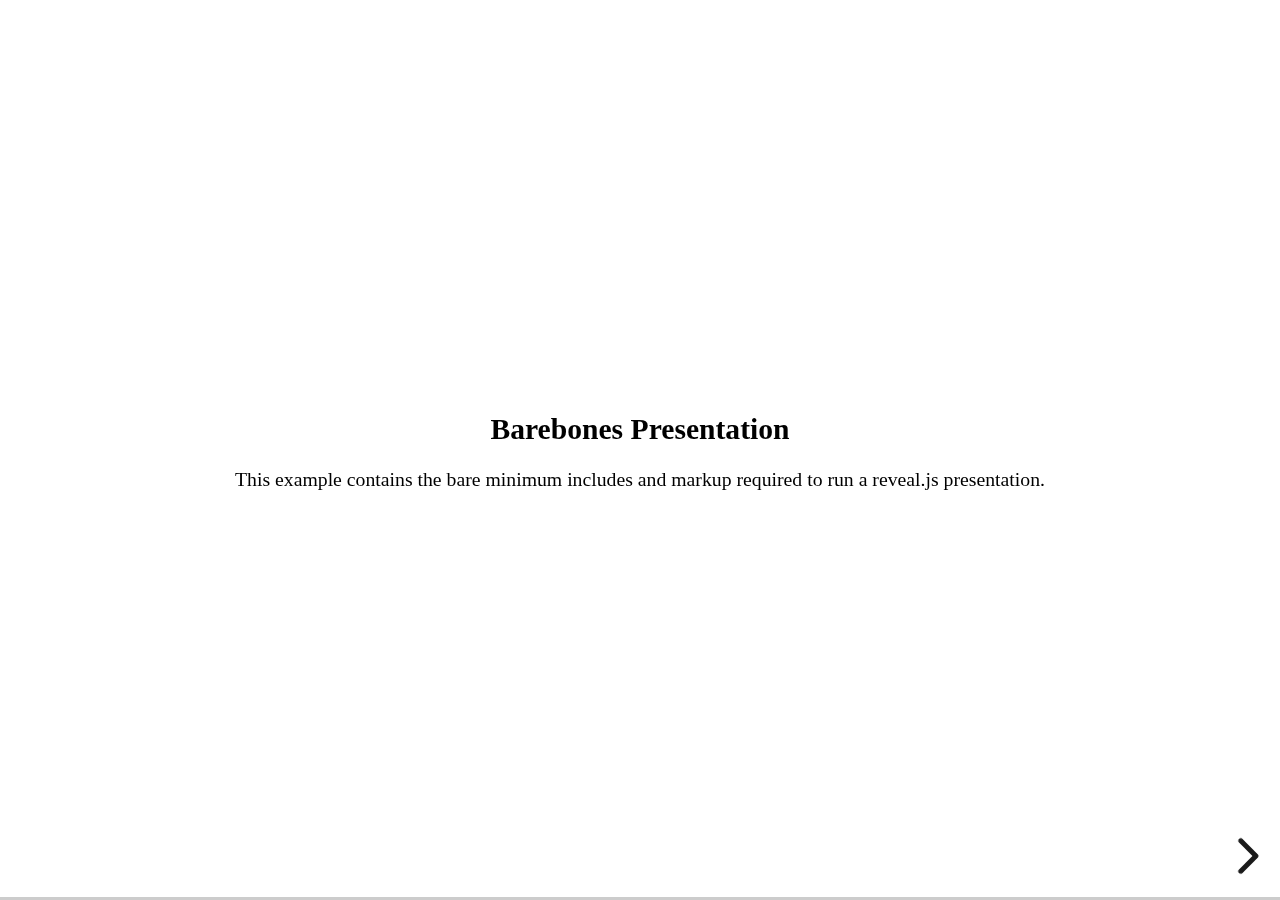
<file: demo/examples/barebones.html>
<!doctype html>
<html lang="en">
	<head>
		<meta charset="utf-8">
		<title>reveal.js - Barebones</title>
		<link rel="stylesheet" href="../dist/reveal.css">
	</head>
	<body>

		<div class="reveal">
			<div class="slides">

				<section>
					<h2>Barebones Presentation</h2>
					<p>This example contains the bare minimum includes and markup required to run a reveal.js presentation.</p>
				</section>

				<section>
					<h2>No Theme</h2>
					<p>There's no theme included, so it will fall back on browser defaults.</p>
				</section>

			</div>
		</div>

		<script src="../dist/reveal.js"></script>
		<script>
			Reveal.initialize();
		</script>

	</body>
</html>
</file>
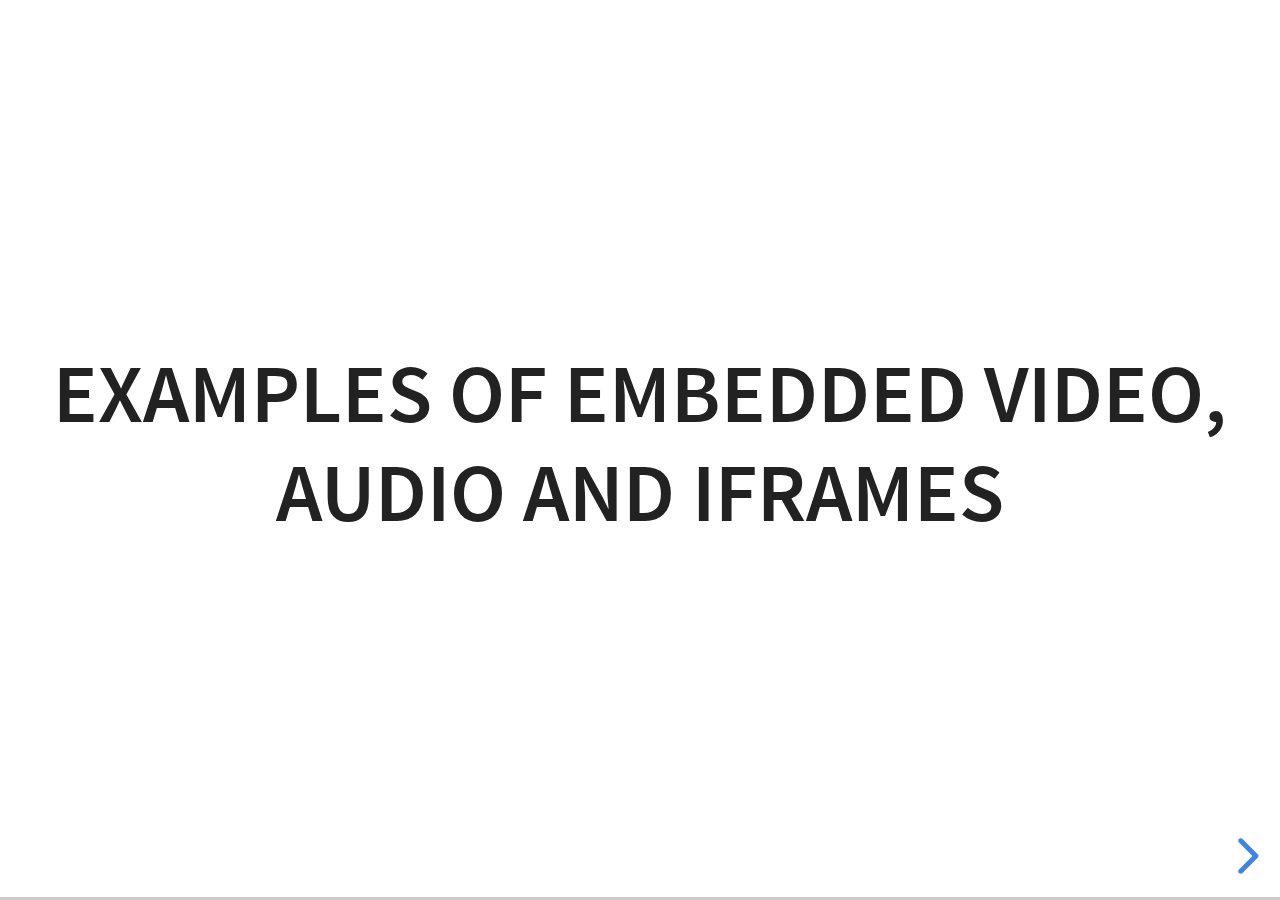
<file: demo/examples/media.html>
<!doctype html>
<html lang="en">

	<head>
		<meta charset="utf-8">

		<title>reveal.js - Video, Audio and Iframes</title>

		<meta name="viewport" content="width=device-width, initial-scale=1.0, maximum-scale=1.0, user-scalable=no">

		<link rel="stylesheet" href="../dist/reveal.css">
		<link rel="stylesheet" href="../dist/theme/white.css" id="theme">
	</head>

	<body>

		<div class="reveal">

			<div class="slides">

				<section>
					<h2>Examples of embedded Video, Audio and Iframes</h2>
				</section>

				<section>
					<h2>Iframe</h2>
					<iframe data-autoplay width="700" height="540" src="https://slides.com/news/auto-animate/embed" frameborder="0"></iframe>
				</section>

				<section data-background-iframe="https://www.youtube.com/embed/h1_nyI3z8gI" data-background-interactive>
					<h2 style="color: #fff;">Iframe Background</h2>
				</section>

				<section>
					<h2>Video</h2>
					<video src="http://clips.vorwaerts-gmbh.de/big_buck_bunny.mp4" data-autoplay></video>
				</section>

				<section data-background-video="http://clips.vorwaerts-gmbh.de/big_buck_bunny.mp4">
					<h2>Background Video</h2>
				</section>

				<section>
					<h2>Auto-playing audio</h2>
					<audio src="assets/beeping.wav" data-autoplay></audio>
				</section>

				<section>
					<h2>Audio inside slide fragments</h2>
					<div class="fragment">
						Beep 1
						<audio src="assets/beeping.wav" data-autoplay></audio>
					</div>
					<div class="fragment">
						Beep 2
						<audio src="assets/beeping.wav" data-autoplay></audio>
					</div>
				</section>

				<section>
					<h2>Audio with controls</h2>
					<audio src="assets/beeping.wav" controls></audio>
				</section>

			</div>

		</div>

		<script src="../dist/reveal.js"></script>
		<script>
			Reveal.initialize({hash: true});
		</script>

	</body>
</html>
</file>
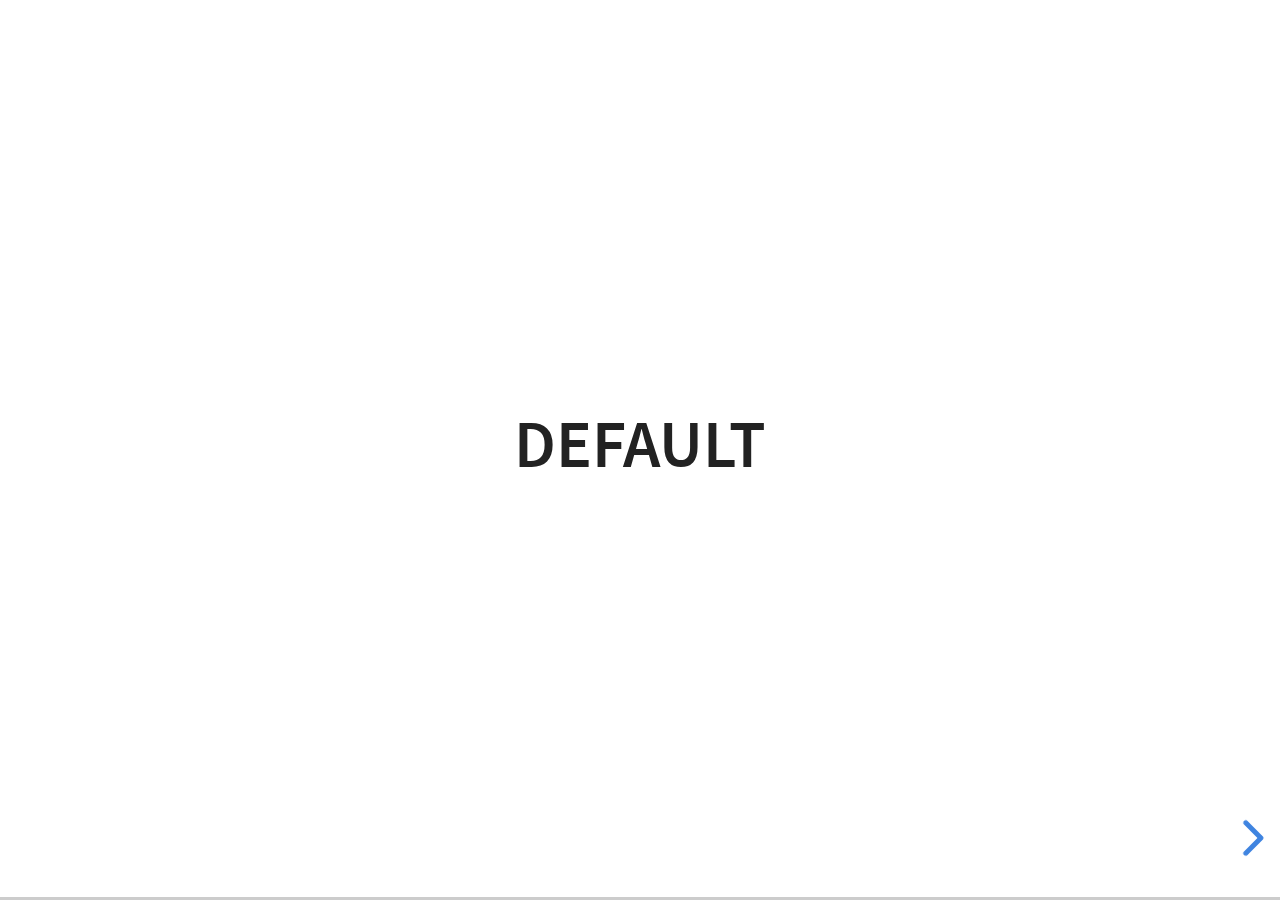
<file: demo/examples/transitions.html>
<!doctype html>
<html lang="en">

	<head>
		<meta charset="utf-8">

		<title>reveal.js - Slide Transitions</title>

		<link rel="stylesheet" href="../dist/reveal.css">
		<link rel="stylesheet" href="../dist/theme/white.css" id="theme">
		<style type="text/css" media="screen">
			.slides section.has-dark-background,
			.slides section.has-dark-background h3 {
				color: #fff;
			}
			.slides section.has-light-background,
			.slides section.has-light-background h3 {
				color: #222;
			}
		</style>
	</head>

	<body>

		<div class="reveal">

			<div class="slides">

				<section>
					<h3>Default</h3>
				</section>

				<section>
					<h3>Default</h3>
				</section>

				<section data-transition="zoom">
					<h3>data-transition: zoom</h3>
				</section>

				<section data-transition="zoom-in fade-out">
					<h3>data-transition: zoom-in fade-out</h3>
				</section>

				<section>
					<h3>Default</h3>
				</section>

				<section data-transition="convex">
					<h3>data-transition: convex</h3>
				</section>

				<section data-transition="convex-in concave-out">
					<h3>data-transition: convex-in concave-out</h3>
				</section>

				<section>
					<section data-transition="zoom">
						<h3>Default</h3>
					</section>
					<section data-transition="concave">
						<h3>data-transition: concave</h3>
					</section>
					<section data-transition="convex-in fade-out">
						<h3>data-transition: convex-in fade-out</h3>
					</section>
					<section>
						<h3>Default</h3>
					</section>
				</section>

				<section data-transition="none">
					<h3>data-transition: none</h3>
				</section>

				<section>
					<h3>Default</h3>
				</section>

			</div>

		</div>

		<script src="../dist/reveal.js"></script>
		<script>
			Reveal.initialize({
				center: true,
				history: true,

				// transition: 'slide',
				// transitionSpeed: 'slow',
				// backgroundTransition: 'slide'
			});
		</script>

	</body>
</html>
</file>
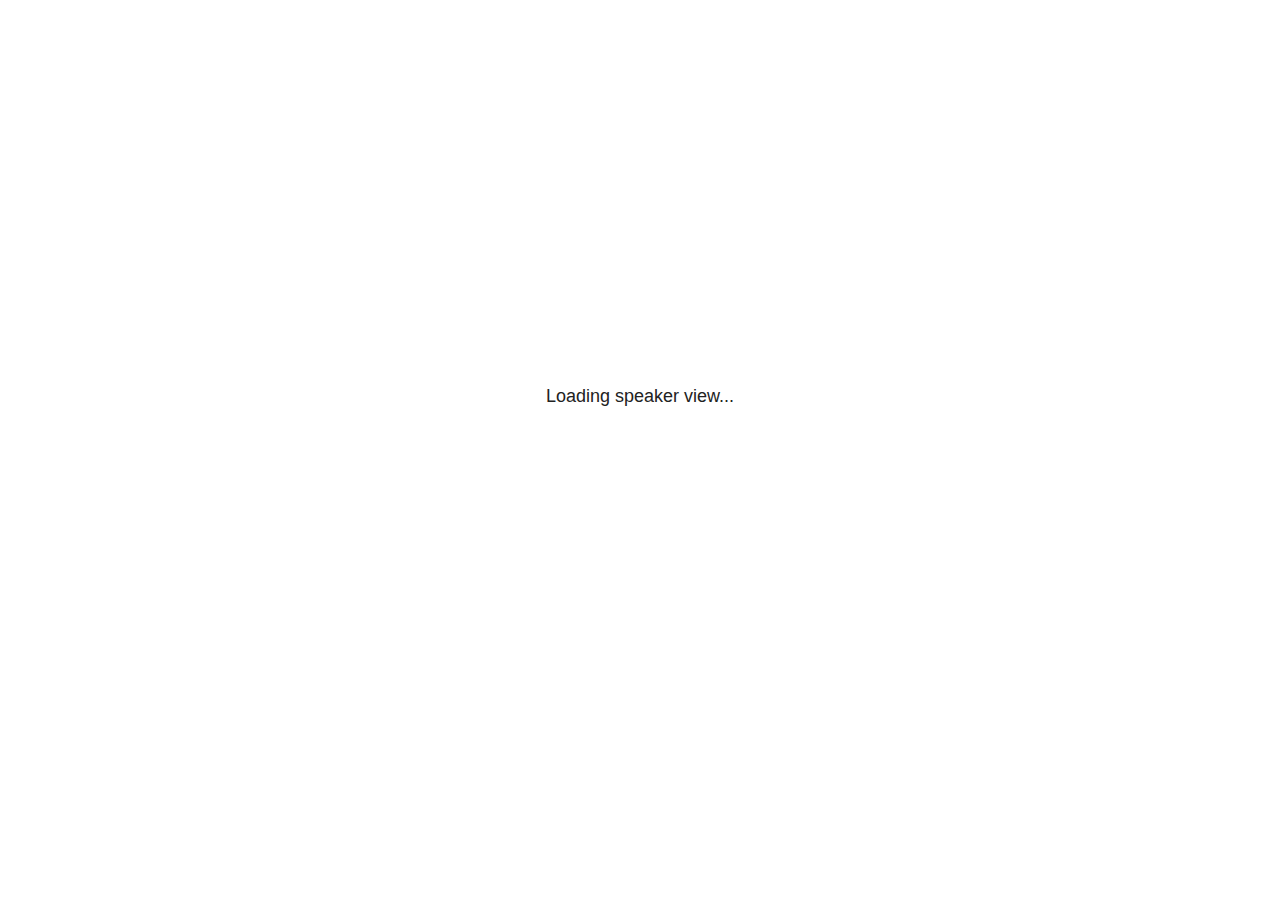
<file: demo/plugin/notes/speaker-view.html>
<html lang="en">
	<head>
		<meta charset="utf-8">

		<title>reveal.js - Speaker View</title>

		<style>
			body {
				font-family: Helvetica;
				font-size: 18px;
			}

			#current-slide,
			#upcoming-slide,
			#speaker-controls {
				padding: 6px;
				box-sizing: border-box;
				-moz-box-sizing: border-box;
			}

			#current-slide iframe,
			#upcoming-slide iframe {
				width: 100%;
				height: 100%;
				border: 1px solid #ddd;
			}

			#current-slide .label,
			#upcoming-slide .label {
				position: absolute;
				top: 10px;
				left: 10px;
				z-index: 2;
			}

			#connection-status {
				position: absolute;
				top: 0;
				left: 0;
				width: 100%;
				height: 100%;
				z-index: 20;
				padding: 30% 20% 20% 20%;
				font-size: 18px;
				color: #222;
				background: #fff;
				text-align: center;
				box-sizing: border-box;
				line-height: 1.4;
			}

			.overlay-element {
				height: 34px;
				line-height: 34px;
				padding: 0 10px;
				text-shadow: none;
				background: rgba( 220, 220, 220, 0.8 );
				color: #222;
				font-size: 14px;
			}

			.overlay-element.interactive:hover {
				background: rgba( 220, 220, 220, 1 );
			}

			#current-slide {
				position: absolute;
				width: 60%;
				height: 100%;
				top: 0;
				left: 0;
				padding-right: 0;
			}

			#upcoming-slide {
				position: absolute;
				width: 40%;
				height: 40%;
				right: 0;
				top: 0;
			}

			/* Speaker controls */
			#speaker-controls {
				position: absolute;
				top: 40%;
				right: 0;
				width: 40%;
				height: 60%;
				overflow: auto;
				font-size: 18px;
			}

				.speaker-controls-time.hidden,
				.speaker-controls-notes.hidden {
					display: none;
				}

				.speaker-controls-time .label,
				.speaker-controls-pace .label,
				.speaker-controls-notes .label {
					text-transform: uppercase;
					font-weight: normal;
					font-size: 0.66em;
					color: #666;
					margin: 0;
				}

				.speaker-controls-time, .speaker-controls-pace {
					border-bottom: 1px solid rgba( 200, 200, 200, 0.5 );
					margin-bottom: 10px;
					padding: 10px 16px;
					padding-bottom: 20px;
					cursor: pointer;
				}

				.speaker-controls-time .reset-button {
					opacity: 0;
					float: right;
					color: #666;
					text-decoration: none;
				}
				.speaker-controls-time:hover .reset-button {
					opacity: 1;
				}

				.speaker-controls-time .timer,
				.speaker-controls-time .clock {
					width: 50%;
				}

				.speaker-controls-time .timer,
				.speaker-controls-time .clock,
				.speaker-controls-time .pacing .hours-value,
				.speaker-controls-time .pacing .minutes-value,
				.speaker-controls-time .pacing .seconds-value {
					font-size: 1.9em;
				}

				.speaker-controls-time .timer {
					float: left;
				}

				.speaker-controls-time .clock {
					float: right;
					text-align: right;
				}

				.speaker-controls-time span.mute {
					opacity: 0.3;
				}

				.speaker-controls-time .pacing-title {
					margin-top: 5px;
				}

				.speaker-controls-time .pacing.ahead {
					color: blue;
				}

				.speaker-controls-time .pacing.on-track {
					color: green;
				}

				.speaker-controls-time .pacing.behind {
					color: red;
				}

				.speaker-controls-notes {
					padding: 10px 16px;
				}

				.speaker-controls-notes .value {
					margin-top: 5px;
					line-height: 1.4;
					font-size: 1.2em;
				}

			/* Layout selector */
			#speaker-layout {
				position: absolute;
				top: 10px;
				right: 10px;
				color: #222;
				z-index: 10;
			}
				#speaker-layout select {
					position: absolute;
					width: 100%;
					height: 100%;
					top: 0;
					left: 0;
					border: 0;
					box-shadow: 0;
					cursor: pointer;
					opacity: 0;

					font-size: 1em;
					background-color: transparent;

					-moz-appearance: none;
					-webkit-appearance: none;
					-webkit-tap-highlight-color: rgba(0, 0, 0, 0);
				}

				#speaker-layout select:focus {
					outline: none;
					box-shadow: none;
				}

			.clear {
				clear: both;
			}

			/* Speaker layout: Wide */
			body[data-speaker-layout="wide"] #current-slide,
			body[data-speaker-layout="wide"] #upcoming-slide {
				width: 50%;
				height: 45%;
				padding: 6px;
			}

			body[data-speaker-layout="wide"] #current-slide {
				top: 0;
				left: 0;
			}

			body[data-speaker-layout="wide"] #upcoming-slide {
				top: 0;
				left: 50%;
			}

			body[data-speaker-layout="wide"] #speaker-controls {
				top: 45%;
				left: 0;
				width: 100%;
				height: 50%;
				font-size: 1.25em;
			}

			/* Speaker layout: Tall */
			body[data-speaker-layout="tall"] #current-slide,
			body[data-speaker-layout="tall"] #upcoming-slide {
				width: 45%;
				height: 50%;
				padding: 6px;
			}

			body[data-speaker-layout="tall"] #current-slide {
				top: 0;
				left: 0;
			}

			body[data-speaker-layout="tall"] #upcoming-slide {
				top: 50%;
				left: 0;
			}

			body[data-speaker-layout="tall"] #speaker-controls {
				padding-top: 40px;
				top: 0;
				left: 45%;
				width: 55%;
				height: 100%;
				font-size: 1.25em;
			}

			/* Speaker layout: Notes only */
			body[data-speaker-layout="notes-only"] #current-slide,
			body[data-speaker-layout="notes-only"] #upcoming-slide {
				display: none;
			}

			body[data-speaker-layout="notes-only"] #speaker-controls {
				padding-top: 40px;
				top: 0;
				left: 0;
				width: 100%;
				height: 100%;
				font-size: 1.25em;
			}

			@media screen and (max-width: 1080px) {
				body[data-speaker-layout="default"] #speaker-controls {
					font-size: 16px;
				}
			}

			@media screen and (max-width: 900px) {
				body[data-speaker-layout="default"] #speaker-controls {
					font-size: 14px;
				}
			}

			@media screen and (max-width: 800px) {
				body[data-speaker-layout="default"] #speaker-controls {
					font-size: 12px;
				}
			}

		</style>
	</head>

	<body>

		<div id="connection-status">Loading speaker view...</div>

		<div id="current-slide"></div>
		<div id="upcoming-slide"><span class="overlay-element label">Upcoming</span></div>
		<div id="speaker-controls">
			<div class="speaker-controls-time">
				<h4 class="label">Time <span class="reset-button">Click to Reset</span></h4>
				<div class="clock">
					<span class="clock-value">0:00 AM</span>
				</div>
				<div class="timer">
					<span class="hours-value">00</span><span class="minutes-value">:00</span><span class="seconds-value">:00</span>
				</div>
				<div class="clear"></div>

				<h4 class="label pacing-title" style="display: none">Pacing – Time to finish current slide</h4>
				<div class="pacing" style="display: none">
					<span class="hours-value">00</span><span class="minutes-value">:00</span><span class="seconds-value">:00</span>
				</div>
			</div>

			<div class="speaker-controls-notes hidden">
				<h4 class="label">Notes</h4>
				<div class="value"></div>
			</div>
		</div>
		<div id="speaker-layout" class="overlay-element interactive">
			<span class="speaker-layout-label"></span>
			<select class="speaker-layout-dropdown"></select>
		</div>

		<script>

			(function() {

				var notes,
					notesValue,
					currentState,
					currentSlide,
					upcomingSlide,
					layoutLabel,
					layoutDropdown,
					pendingCalls = {},
					lastRevealApiCallId = 0,
					connected = false;

				var SPEAKER_LAYOUTS = {
					'default': 'Default',
					'wide': 'Wide',
					'tall': 'Tall',
					'notes-only': 'Notes only'
				};

				setupLayout();

				var connectionStatus = document.querySelector( '#connection-status' );
				var connectionTimeout = setTimeout( function() {
					connectionStatus.innerHTML = 'Error connecting to main window.<br>Please try closing and reopening the speaker view.';
				}, 5000 );

				window.addEventListener( 'message', function( event ) {

					clearTimeout( connectionTimeout );
					connectionStatus.style.display = 'none';

					var data = JSON.parse( event.data );

					// The overview mode is only useful to the reveal.js instance
					// where navigation occurs so we don't sync it
					if( data.state ) delete data.state.overview;

					// Messages sent by the notes plugin inside of the main window
					if( data && data.namespace === 'reveal-notes' ) {
						if( data.type === 'connect' ) {
							handleConnectMessage( data );
						}
						else if( data.type === 'state' ) {
							handleStateMessage( data );
						}
						else if( data.type === 'return' ) {
							pendingCalls[data.callId](data.result);
							delete pendingCalls[data.callId];
						}
					}
					// Messages sent by the reveal.js inside of the current slide preview
					else if( data && data.namespace === 'reveal' ) {
						if( /ready/.test( data.eventName ) ) {
							// Send a message back to notify that the handshake is complete
							window.opener.postMessage( JSON.stringify({ namespace: 'reveal-notes', type: 'connected'} ), '*' );
						}
						else if( /slidechanged|fragmentshown|fragmenthidden|paused|resumed/.test( data.eventName ) && currentState !== JSON.stringify( data.state ) ) {

							window.opener.postMessage( JSON.stringify({ method: 'setState', args: [ data.state ]} ), '*' );

						}
					}

				} );

				/**
				 * Asynchronously calls the Reveal.js API of the main frame.
				 */
				function callRevealApi( methodName, methodArguments, callback ) {

					var callId = ++lastRevealApiCallId;
					pendingCalls[callId] = callback;
					window.opener.postMessage( JSON.stringify( {
						namespace: 'reveal-notes',
						type: 'call',
						callId: callId,
						methodName: methodName,
						arguments: methodArguments
					} ), '*' );

				}

				/**
				 * Called when the main window is trying to establish a
				 * connection.
				 */
				function handleConnectMessage( data ) {

					if( connected === false ) {
						connected = true;

						setupIframes( data );
						setupKeyboard();
						setupNotes();
						setupTimer();
					}

				}

				/**
				 * Called when the main window sends an updated state.
				 */
				function handleStateMessage( data ) {

					// Store the most recently set state to avoid circular loops
					// applying the same state
					currentState = JSON.stringify( data.state );

					// No need for updating the notes in case of fragment changes
					if ( data.notes ) {
						notes.classList.remove( 'hidden' );
						notesValue.style.whiteSpace = data.whitespace;
						if( data.markdown ) {
							notesValue.innerHTML = marked( data.notes );
						}
						else {
							notesValue.innerHTML = data.notes;
						}
					}
					else {
						notes.classList.add( 'hidden' );
					}

					// Update the note slides
					currentSlide.contentWindow.postMessage( JSON.stringify({ method: 'setState', args: [ data.state ] }), '*' );
					upcomingSlide.contentWindow.postMessage( JSON.stringify({ method: 'setState', args: [ data.state ] }), '*' );
					upcomingSlide.contentWindow.postMessage( JSON.stringify({ method: 'next' }), '*' );

				}

				// Limit to max one state update per X ms
				handleStateMessage = debounce( handleStateMessage, 200 );

				/**
				 * Forward keyboard events to the current slide window.
				 * This enables keyboard events to work even if focus
				 * isn't set on the current slide iframe.
				 *
				 * Block F5 default handling, it reloads and disconnects
				 * the speaker notes window.
				 */
				function setupKeyboard() {

					document.addEventListener( 'keydown', function( event ) {
						if( event.keyCode === 116 || ( event.metaKey && event.keyCode === 82 ) ) {
							event.preventDefault();
							return false;
						}
						currentSlide.contentWindow.postMessage( JSON.stringify({ method: 'triggerKey', args: [ event.keyCode ] }), '*' );
					} );

				}

				/**
				 * Creates the preview iframes.
				 */
				function setupIframes( data ) {

					var params = [
						'receiver',
						'progress=false',
						'history=false',
						'transition=none',
						'autoSlide=0',
						'backgroundTransition=none'
					].join( '&' );

					var urlSeparator = /\?/.test(data.url) ? '&' : '?';
					var hash = '#/' + data.state.indexh + '/' + data.state.indexv;
					var currentURL = data.url + urlSeparator + params + '&postMessageEvents=true' + hash;
					var upcomingURL = data.url + urlSeparator + params + '&controls=false' + hash;

					currentSlide = document.createElement( 'iframe' );
					currentSlide.setAttribute( 'width', 1280 );
					currentSlide.setAttribute( 'height', 1024 );
					currentSlide.setAttribute( 'src', currentURL );
					document.querySelector( '#current-slide' ).appendChild( currentSlide );

					upcomingSlide = document.createElement( 'iframe' );
					upcomingSlide.setAttribute( 'width', 640 );
					upcomingSlide.setAttribute( 'height', 512 );
					upcomingSlide.setAttribute( 'src', upcomingURL );
					document.querySelector( '#upcoming-slide' ).appendChild( upcomingSlide );

				}

				/**
				 * Setup the notes UI.
				 */
				function setupNotes() {

					notes = document.querySelector( '.speaker-controls-notes' );
					notesValue = document.querySelector( '.speaker-controls-notes .value' );

				}

				function getTimings( callback ) {

					callRevealApi( 'getSlidesAttributes', [], function ( slideAttributes ) {
						callRevealApi( 'getConfig', [], function ( config ) {
							var totalTime = config.totalTime;
							var minTimePerSlide = config.minimumTimePerSlide || 0;
							var defaultTiming = config.defaultTiming;
							if ((defaultTiming == null) && (totalTime == null)) {
								callback(null);
								return;
							}
							// Setting totalTime overrides defaultTiming
							if (totalTime) {
								defaultTiming = 0;
							}
							var timings = [];
							for ( var i in slideAttributes ) {
								var slide = slideAttributes[ i ];
								var timing = defaultTiming;
								if( slide.hasOwnProperty( 'data-timing' )) {
									var t = slide[ 'data-timing' ];
									timing = parseInt(t);
									if( isNaN(timing) ) {
										console.warn("Could not parse timing '" + t + "' of slide " + i + "; using default of " + defaultTiming);
										timing = defaultTiming;
									}
								}
								timings.push(timing);
							}
							if ( totalTime ) {
								// After we've allocated time to individual slides, we summarize it and
								// subtract it from the total time
								var remainingTime = totalTime - timings.reduce( function(a, b) { return a + b; }, 0 );
								// The remaining time is divided by the number of slides that have 0 seconds
								// allocated at the moment, giving the average time-per-slide on the remaining slides
								var remainingSlides = (timings.filter( function(x) { return x == 0 }) ).length
								var timePerSlide = Math.round( remainingTime / remainingSlides, 0 )
								// And now we replace every zero-value timing with that average
								timings = timings.map( function(x) { return (x==0 ? timePerSlide : x) } );
							}
							var slidesUnderMinimum = timings.filter( function(x) { return (x < minTimePerSlide) } ).length
							if ( slidesUnderMinimum ) {
								message = "The pacing time for " + slidesUnderMinimum + " slide(s) is under the configured minimum of " + minTimePerSlide + " seconds. Check the data-timing attribute on individual slides, or consider increasing the totalTime or minimumTimePerSlide configuration options (or removing some slides).";
								alert(message);
							}
							callback( timings );
						} );
					} );

				}

				/**
				 * Return the number of seconds allocated for presenting
				 * all slides up to and including this one.
				 */
				function getTimeAllocated( timings, callback ) {

					callRevealApi( 'getSlidePastCount', [], function ( currentSlide ) {
						var allocated = 0;
						for (var i in timings.slice(0, currentSlide + 1)) {
							allocated += timings[i];
						}
						callback( allocated );
					} );

				}

				/**
				 * Create the timer and clock and start updating them
				 * at an interval.
				 */
				function setupTimer() {

					var start = new Date(),
					timeEl = document.querySelector( '.speaker-controls-time' ),
					clockEl = timeEl.querySelector( '.clock-value' ),
					hoursEl = timeEl.querySelector( '.hours-value' ),
					minutesEl = timeEl.querySelector( '.minutes-value' ),
					secondsEl = timeEl.querySelector( '.seconds-value' ),
					pacingTitleEl = timeEl.querySelector( '.pacing-title' ),
					pacingEl = timeEl.querySelector( '.pacing' ),
					pacingHoursEl = pacingEl.querySelector( '.hours-value' ),
					pacingMinutesEl = pacingEl.querySelector( '.minutes-value' ),
					pacingSecondsEl = pacingEl.querySelector( '.seconds-value' );

					var timings = null;
					getTimings( function ( _timings ) {

						timings = _timings;
						if (_timings !== null) {
							pacingTitleEl.style.removeProperty('display');
							pacingEl.style.removeProperty('display');
						}

						// Update once directly
						_updateTimer();

						// Then update every second
						setInterval( _updateTimer, 1000 );

					} );


					function _resetTimer() {

						if (timings == null) {
							start = new Date();
							_updateTimer();
						}
						else {
							// Reset timer to beginning of current slide
							getTimeAllocated( timings, function ( slideEndTimingSeconds ) {
								var slideEndTiming = slideEndTimingSeconds * 1000;
								callRevealApi( 'getSlidePastCount', [], function ( currentSlide ) {
									var currentSlideTiming = timings[currentSlide] * 1000;
									var previousSlidesTiming = slideEndTiming - currentSlideTiming;
									var now = new Date();
									start = new Date(now.getTime() - previousSlidesTiming);
									_updateTimer();
								} );
							} );
						}

					}

					timeEl.addEventListener( 'click', function() {
						_resetTimer();
						return false;
					} );

					function _displayTime( hrEl, minEl, secEl, time) {

						var sign = Math.sign(time) == -1 ? "-" : "";
						time = Math.abs(Math.round(time / 1000));
						var seconds = time % 60;
						var minutes = Math.floor( time / 60 ) % 60 ;
						var hours = Math.floor( time / ( 60 * 60 )) ;
						hrEl.innerHTML = sign + zeroPadInteger( hours );
						if (hours == 0) {
							hrEl.classList.add( 'mute' );
						}
						else {
							hrEl.classList.remove( 'mute' );
						}
						minEl.innerHTML = ':' + zeroPadInteger( minutes );
						if (hours == 0 && minutes == 0) {
							minEl.classList.add( 'mute' );
						}
						else {
							minEl.classList.remove( 'mute' );
						}
						secEl.innerHTML = ':' + zeroPadInteger( seconds );
					}

					function _updateTimer() {

						var diff, hours, minutes, seconds,
						now = new Date();

						diff = now.getTime() - start.getTime();

						clockEl.innerHTML = now.toLocaleTimeString( 'en-US', { hour12: true, hour: '2-digit', minute:'2-digit' } );
						_displayTime( hoursEl, minutesEl, secondsEl, diff );
						if (timings !== null) {
							_updatePacing(diff);
						}

					}

					function _updatePacing(diff) {

						getTimeAllocated( timings, function ( slideEndTimingSeconds ) {
							var slideEndTiming = slideEndTimingSeconds * 1000;

							callRevealApi( 'getSlidePastCount', [], function ( currentSlide ) {
								var currentSlideTiming = timings[currentSlide] * 1000;
								var timeLeftCurrentSlide = slideEndTiming - diff;
								if (timeLeftCurrentSlide < 0) {
									pacingEl.className = 'pacing behind';
								}
								else if (timeLeftCurrentSlide < currentSlideTiming) {
									pacingEl.className = 'pacing on-track';
								}
								else {
									pacingEl.className = 'pacing ahead';
								}
								_displayTime( pacingHoursEl, pacingMinutesEl, pacingSecondsEl, timeLeftCurrentSlide );
							} );
						} );
					}

				}

				/**
				 * Sets up the speaker view layout and layout selector.
				 */
				function setupLayout() {

					layoutDropdown = document.querySelector( '.speaker-layout-dropdown' );
					layoutLabel = document.querySelector( '.speaker-layout-label' );

					// Render the list of available layouts
					for( var id in SPEAKER_LAYOUTS ) {
						var option = document.createElement( 'option' );
						option.setAttribute( 'value', id );
						option.textContent = SPEAKER_LAYOUTS[ id ];
						layoutDropdown.appendChild( option );
					}

					// Monitor the dropdown for changes
					layoutDropdown.addEventListener( 'change', function( event ) {

						setLayout( layoutDropdown.value );

					}, false );

					// Restore any currently persisted layout
					setLayout( getLayout() );

				}

				/**
				 * Sets a new speaker view layout. The layout is persisted
				 * in local storage.
				 */
				function setLayout( value ) {

					var title = SPEAKER_LAYOUTS[ value ];

					layoutLabel.innerHTML = 'Layout' + ( title ? ( ': ' + title ) : '' );
					layoutDropdown.value = value;

					document.body.setAttribute( 'data-speaker-layout', value );

					// Persist locally
					if( supportsLocalStorage() ) {
						window.localStorage.setItem( 'reveal-speaker-layout', value );
					}

				}

				/**
				 * Returns the ID of the most recently set speaker layout
				 * or our default layout if none has been set.
				 */
				function getLayout() {

					if( supportsLocalStorage() ) {
						var layout = window.localStorage.getItem( 'reveal-speaker-layout' );
						if( layout ) {
							return layout;
						}
					}

					// Default to the first record in the layouts hash
					for( var id in SPEAKER_LAYOUTS ) {
						return id;
					}

				}

				function supportsLocalStorage() {

					try {
						localStorage.setItem('test', 'test');
						localStorage.removeItem('test');
						return true;
					}
					catch( e ) {
						return false;
					}

				}

				function zeroPadInteger( num ) {

					var str = '00' + parseInt( num );
					return str.substring( str.length - 2 );

				}

				/**
				 * Limits the frequency at which a function can be called.
				 */
				function debounce( fn, ms ) {

					var lastTime = 0,
						timeout;

					return function() {

						var args = arguments;
						var context = this;

						clearTimeout( timeout );

						var timeSinceLastCall = Date.now() - lastTime;
						if( timeSinceLastCall > ms ) {
							fn.apply( context, args );
							lastTime = Date.now();
						}
						else {
							timeout = setTimeout( function() {
								fn.apply( context, args );
								lastTime = Date.now();
							}, ms - timeSinceLastCall );
						}

					}

				}

			})();

		</script>
	</body>
</html>
</file>
<file: vendor/simple-line-icons/css/simple-line-icons.css>
@font-face {
  font-family: 'simple-line-icons';
  src: url('../fonts/Simple-Line-Icons.eot?v=2.4.0');
  src: url('../fonts/Simple-Line-Icons.eot?v=2.4.0#iefix') format('embedded-opentype'), url('../fonts/Simple-Line-Icons.woff2?v=2.4.0') format('woff2'), url('../fonts/Simple-Line-Icons.ttf?v=2.4.0') format('truetype'), url('../fonts/Simple-Line-Icons.woff?v=2.4.0') format('woff'), url('../fonts/Simple-Line-Icons.svg?v=2.4.0#simple-line-icons') format('svg');
  font-weight: normal;
  font-style: normal;
}
/*
 Use the following CSS code if you want to have a class per icon.
 Instead of a list of all class selectors, you can use the generic [class*="icon-"] selector, but it's slower:
*/
.icon-user,
.icon-people,
.icon-user-female,
.icon-user-follow,
.icon-user-following,
.icon-user-unfollow,
.icon-login,
.icon-logout,
.icon-emotsmile,
.icon-phone,
.icon-call-end,
.icon-call-in,
.icon-call-out,
.icon-map,
.icon-location-pin,
.icon-direction,
.icon-directions,
.icon-compass,
.icon-layers,
.icon-menu,
.icon-list,
.icon-options-vertical,
.icon-options,
.icon-arrow-down,
.icon-arrow-left,
.icon-arrow-right,
.icon-arrow-up,
.icon-arrow-up-circle,
.icon-arrow-left-circle,
.icon-arrow-right-circle,
.icon-arrow-down-circle,
.icon-check,
.icon-clock,
.icon-plus,
.icon-minus,
.icon-close,
.icon-event,
.icon-exclamation,
.icon-organization,
.icon-trophy,
.icon-screen-smartphone,
.icon-screen-desktop,
.icon-plane,
.icon-notebook,
.icon-mustache,
.icon-mouse,
.icon-magnet,
.icon-energy,
.icon-disc,
.icon-cursor,
.icon-cursor-move,
.icon-crop,
.icon-chemistry,
.icon-speedometer,
.icon-shield,
.icon-screen-tablet,
.icon-magic-wand,
.icon-hourglass,
.icon-graduation,
.icon-ghost,
.icon-game-controller,
.icon-fire,
.icon-eyeglass,
.icon-envelope-open,
.icon-envelope-letter,
.icon-bell,
.icon-badge,
.icon-anchor,
.icon-wallet,
.icon-vector,
.icon-speech,
.icon-puzzle,
.icon-printer,
.icon-present,
.icon-playlist,
.icon-pin,
.icon-picture,
.icon-handbag,
.icon-globe-alt,
.icon-globe,
.icon-folder-alt,
.icon-folder,
.icon-film,
.icon-feed,
.icon-drop,
.icon-drawer,
.icon-docs,
.icon-doc,
.icon-diamond,
.icon-cup,
.icon-calculator,
.icon-bubbles,
.icon-briefcase,
.icon-book-open,
.icon-basket-loaded,
.icon-basket,
.icon-bag,
.icon-action-undo,
.icon-action-redo,
.icon-wrench,
.icon-umbrella,
.icon-trash,
.icon-tag,
.icon-support,
.icon-frame,
.icon-size-fullscreen,
.icon-size-actual,
.icon-shuffle,
.icon-share-alt,
.icon-share,
.icon-rocket,
.icon-question,
.icon-pie-chart,
.icon-pencil,
.icon-note,
.icon-loop,
.icon-home,
.icon-grid,
.icon-graph,
.icon-microphone,
.icon-music-tone-alt,
.icon-music-tone,
.icon-earphones-alt,
.icon-earphones,
.icon-equalizer,
.icon-like,
.icon-dislike,
.icon-control-start,
.icon-control-rewind,
.icon-control-play,
.icon-control-pause,
.icon-control-forward,
.icon-control-end,
.icon-volume-1,
.icon-volume-2,
.icon-volume-off,
.icon-calendar,
.icon-bulb,
.icon-chart,
.icon-ban,
.icon-bubble,
.icon-camrecorder,
.icon-camera,
.icon-cloud-download,
.icon-cloud-upload,
.icon-envelope,
.icon-eye,
.icon-flag,
.icon-heart,
.icon-info,
.icon-key,
.icon-link,
.icon-lock,
.icon-lock-open,
.icon-magnifier,
.icon-magnifier-add,
.icon-magnifier-remove,
.icon-paper-clip,
.icon-paper-plane,
.icon-power,
.icon-refresh,
.icon-reload,
.icon-settings,
.icon-star,
.icon-symbol-female,
.icon-symbol-male,
.icon-target,
.icon-credit-card,
.icon-paypal,
.icon-social-tumblr,
.icon-social-twitter,
.icon-social-facebook,
.icon-social-instagram,
.icon-social-linkedin,
.icon-social-pinterest,
.icon-social-github,
.icon-social-google,
.icon-social-reddit,
.icon-social-skype,
.icon-social-dribbble,
.icon-social-behance,
.icon-social-foursqare,
.icon-social-soundcloud,
.icon-social-spotify,
.icon-social-stumbleupon,
.icon-social-youtube,
.icon-social-dropbox,
.icon-social-vkontakte,
.icon-social-steam {
  font-family: 'simple-line-icons';
  speak: none;
  font-style: normal;
  font-weight: normal;
  font-variant: normal;
  text-transform: none;
  line-height: 1;
  /* Better Font Rendering =========== */
  -webkit-font-smoothing: antialiased;
  -moz-osx-font-smoothing: grayscale;
}
.icon-user:before {
  content: "\e005";
}
.icon-people:before {
  content: "\e001";
}
.icon-user-female:before {
  content: "\e000";
}
.icon-user-follow:before {
  content: "\e002";
}
.icon-user-following:before {
  content: "\e003";
}
.icon-user-unfollow:before {
  content: "\e004";
}
.icon-login:before {
  content: "\e066";
}
.icon-logout:before {
  content: "\e065";
}
.icon-emotsmile:before {
  content: "\e021";
}
.icon-phone:before {
  content: "\e600";
}
.icon-call-end:before {
  content: "\e048";
}
.icon-call-in:before {
  content: "\e047";
}
.icon-call-out:before {
  content: "\e046";
}
.icon-map:before {
  content: "\e033";
}
.icon-location-pin:before {
  content: "\e096";
}
.icon-direction:before {
  content: "\e042";
}
.icon-directions:before {
  content: "\e041";
}
.icon-compass:before {
  content: "\e045";
}
.icon-layers:before {
  content: "\e034";
}
.icon-menu:before {
  content: "\e601";
}
.icon-list:before {
  content: "\e067";
}
.icon-options-vertical:before {
  content: "\e602";
}
.icon-options:before {
  content: "\e603";
}
.icon-arrow-down:before {
  content: "\e604";
}
.icon-arrow-left:before {
  content: "\e605";
}
.icon-arrow-right:before {
  content: "\e606";
}
.icon-arrow-up:before {
  content: "\e607";
}
.icon-arrow-up-circle:before {
  content: "\e078";
}
.icon-arrow-left-circle:before {
  content: "\e07a";
}
.icon-arrow-right-circle:before {
  content: "\e079";
}
.icon-arrow-down-circle:before {
  content: "\e07b";
}
.icon-check:before {
  content: "\e080";
}
.icon-clock:before {
  content: "\e081";
}
.icon-plus:before {
  content: "\e095";
}
.icon-minus:before {
  content: "\e615";
}
.icon-close:before {
  content: "\e082";
}
.icon-event:before {
  content: "\e619";
}
.icon-exclamation:before {
  content: "\e617";
}
.icon-organization:before {
  content: "\e616";
}
.icon-trophy:before {
  content: "\e006";
}
.icon-screen-smartphone:before {
  content: "\e010";
}
.icon-screen-desktop:before {
  content: "\e011";
}
.icon-plane:before {
  content: "\e012";
}
.icon-notebook:before {
  content: "\e013";
}
.icon-mustache:before {
  content: "\e014";
}
.icon-mouse:before {
  content: "\e015";
}
.icon-magnet:before {
  content: "\e016";
}
.icon-energy:before {
  content: "\e020";
}
.icon-disc:before {
  content: "\e022";
}
.icon-cursor:before {
  content: "\e06e";
}
.icon-cursor-move:before {
  content: "\e023";
}
.icon-crop:before {
  content: "\e024";
}
.icon-chemistry:before {
  content: "\e026";
}
.icon-speedometer:before {
  content: "\e007";
}
.icon-shield:before {
  content: "\e00e";
}
.icon-screen-tablet:before {
  content: "\e00f";
}
.icon-magic-wand:before {
  content: "\e017";
}
.icon-hourglass:before {
  content: "\e018";
}
.icon-graduation:before {
  content: "\e019";
}
.icon-ghost:before {
  content: "\e01a";
}
.icon-game-controller:before {
  content: "\e01b";
}
.icon-fire:before {
  content: "\e01c";
}
.icon-eyeglass:before {
  content: "\e01d";
}
.icon-envelope-open:before {
  content: "\e01e";
}
.icon-envelope-letter:before {
  content: "\e01f";
}
.icon-bell:before {
  content: "\e027";
}
.icon-badge:before {
  content: "\e028";
}
.icon-anchor:before {
  content: "\e029";
}
.icon-wallet:before {
  content: "\e02a";
}
.icon-vector:before {
  content: "\e02b";
}
.icon-speech:before {
  content: "\e02c";
}
.icon-puzzle:before {
  content: "\e02d";
}
.icon-printer:before {
  content: "\e02e";
}
.icon-present:before {
  content: "\e02f";
}
.icon-playlist:before {
  content: "\e030";
}
.icon-pin:before {
  content: "\e031";
}
.icon-picture:before {
  content: "\e032";
}
.icon-handbag:before {
  content: "\e035";
}
.icon-globe-alt:before {
  content: "\e036";
}
.icon-globe:before {
  content: "\e037";
}
.icon-folder-alt:before {
  content: "\e039";
}
.icon-folder:before {
  content: "\e089";
}
.icon-film:before {
  content: "\e03a";
}
.icon-feed:before {
  content: "\e03b";
}
.icon-drop:before {
  content: "\e03e";
}
.icon-drawer:before {
  content: "\e03f";
}
.icon-docs:before {
  content: "\e040";
}
.icon-doc:before {
  content: "\e085";
}
.icon-diamond:before {
  content: "\e043";
}
.icon-cup:before {
  content: "\e044";
}
.icon-calculator:before {
  content: "\e049";
}
.icon-bubbles:before {
  content: "\e04a";
}
.icon-briefcase:before {
  content: "\e04b";
}
.icon-book-open:before {
  content: "\e04c";
}
.icon-basket-loaded:before {
  content: "\e04d";
}
.icon-basket:before {
  content: "\e04e";
}
.icon-bag:before {
  content: "\e04f";
}
.icon-action-undo:before {
  content: "\e050";
}
.icon-action-redo:before {
  content: "\e051";
}
.icon-wrench:before {
  content: "\e052";
}
.icon-umbrella:before {
  content: "\e053";
}
.icon-trash:before {
  content: "\e054";
}
.icon-tag:before {
  content: "\e055";
}
.icon-support:before {
  content: "\e056";
}
.icon-frame:before {
  content: "\e038";
}
.icon-size-fullscreen:before {
  content: "\e057";
}
.icon-size-actual:before {
  content: "\e058";
}
.icon-shuffle:before {
  content: "\e059";
}
.icon-share-alt:before {
  content: "\e05a";
}
.icon-share:before {
  content: "\e05b";
}
.icon-rocket:before {
  content: "\e05c";
}
.icon-question:before {
  content: "\e05d";
}
.icon-pie-chart:before {
  content: "\e05e";
}
.icon-pencil:before {
  content: "\e05f";
}
.icon-note:before {
  content: "\e060";
}
.icon-loop:before {
  content: "\e064";
}
.icon-home:before {
  content: "\e069";
}
.icon-grid:before {
  content: "\e06a";
}
.icon-graph:before {
  content: "\e06b";
}
.icon-microphone:before {
  content: "\e063";
}
.icon-music-tone-alt:before {
  content: "\e061";
}
.icon-music-tone:before {
  content: "\e062";
}
.icon-earphones-alt:before {
  content: "\e03c";
}
.icon-earphones:before {
  content: "\e03d";
}
.icon-equalizer:before {
  content: "\e06c";
}
.icon-like:before {
  content: "\e068";
}
.icon-dislike:before {
  content: "\e06d";
}
.icon-control-start:before {
  content: "\e06f";
}
.icon-control-rewind:before {
  content: "\e070";
}
.icon-control-play:before {
  content: "\e071";
}
.icon-control-pause:before {
  content: "\e072";
}
.icon-control-forward:before {
  content: "\e073";
}
.icon-control-end:before {
  content: "\e074";
}
.icon-volume-1:before {
  content: "\e09f";
}
.icon-volume-2:before {
  content: "\e0a0";
}
.icon-volume-off:before {
  content: "\e0a1";
}
.icon-calendar:before {
  content: "\e075";
}
.icon-bulb:before {
  content: "\e076";
}
.icon-chart:before {
  content: "\e077";
}
.icon-ban:before {
  content: "\e07c";
}
.icon-bubble:before {
  content: "\e07d";
}
.icon-camrecorder:before {
  content: "\e07e";
}
.icon-camera:before {
  content: "\e07f";
}
.icon-cloud-download:before {
  content: "\e083";
}
.icon-cloud-upload:before {
  content: "\e084";
}
.icon-envelope:before {
  content: "\e086";
}
.icon-eye:before {
  content: "\e087";
}
.icon-flag:before {
  content: "\e088";
}
.icon-heart:before {
  content: "\e08a";
}
.icon-info:before {
  content: "\e08b";
}
.icon-key:before {
  content: "\e08c";
}
.icon-link:before {
  content: "\e08d";
}
.icon-lock:before {
  content: "\e08e";
}
.icon-lock-open:before {
  content: "\e08f";
}
.icon-magnifier:before {
  content: "\e090";
}
.icon-magnifier-add:before {
  content: "\e091";
}
.icon-magnifier-remove:before {
  content: "\e092";
}
.icon-paper-clip:before {
  content: "\e093";
}
.icon-paper-plane:before {
  content: "\e094";
}
.icon-power:before {
  content: "\e097";
}
.icon-refresh:before {
  content: "\e098";
}
.icon-reload:before {
  content: "\e099";
}
.icon-settings:before {
  content: "\e09a";
}
.icon-star:before {
  content: "\e09b";
}
.icon-symbol-female:before {
  content: "\e09c";
}
.icon-symbol-male:before {
  content: "\e09d";
}
.icon-target:before {
  content: "\e09e";
}
.icon-credit-card:before {
  content: "\e025";
}
.icon-paypal:before {
  content: "\e608";
}
.icon-social-tumblr:before {
  content: "\e00a";
}
.icon-social-twitter:before {
  content: "\e009";
}
.icon-social-facebook:before {
  content: "\e00b";
}
.icon-social-instagram:before {
  content: "\e609";
}
.icon-social-linkedin:before {
  content: "\e60a";
}
.icon-social-pinterest:before {
  content: "\e60b";
}
.icon-social-github:before {
  content: "\e60c";
}
.icon-social-google:before {
  content: "\e60d";
}
.icon-social-reddit:before {
  content: "\e60e";
}
.icon-social-skype:before {
  content: "\e60f";
}
.icon-social-dribbble:before {
  content: "\e00d";
}
.icon-social-behance:before {
  content: "\e610";
}
.icon-social-foursqare:before {
  content: "\e611";
}
.icon-social-soundcloud:before {
  content: "\e612";
}
.icon-social-spotify:before {
  content: "\e613";
}
.icon-social-stumbleupon:before {
  content: "\e614";
}
.icon-social-youtube:before {
  content: "\e008";
}
.icon-social-dropbox:before {
  content: "\e00c";
}
.icon-social-vkontakte:before {
  content: "\e618";
}
.icon-social-steam:before {
  content: "\e620";
}
</file>
<file: demo/dist/reveal.css>
/*!
* reveal.js 4.0.2
* https://revealjs.com
* MIT licensed
*
* Copyright (C) 2020 Hakim El Hattab, https://hakim.se
*/
.reveal .r-stretch,.reveal .stretch{max-width:none;max-height:none}.reveal pre.r-stretch code,.reveal pre.stretch code{height:100%;max-height:100%;box-sizing:border-box}.reveal .r-fit-text{display:inline-block;white-space:nowrap}.reveal .r-stack{display:grid}.reveal .r-stack>*{grid-area:1/1;margin:auto}.reveal .r-hstack,.reveal .r-vstack{display:flex}.reveal .r-hstack img,.reveal .r-hstack video,.reveal .r-vstack img,.reveal .r-vstack video{min-width:0;min-height:0;-o-object-fit:contain;object-fit:contain}.reveal .r-vstack{flex-direction:column;align-items:center;justify-content:center}.reveal .r-hstack{flex-direction:row;align-items:center;justify-content:center}.reveal .items-stretch{align-items:stretch}.reveal .items-start{align-items:flex-start}.reveal .items-center{align-items:center}.reveal .items-end{align-items:flex-end}.reveal .justify-between{justify-content:space-between}.reveal .justify-around{justify-content:space-around}.reveal .justify-start{justify-content:flex-start}.reveal .justify-center{justify-content:center}.reveal .justify-end{justify-content:flex-end}html.reveal-full-page{width:100%;height:100%;height:100vh;height:calc(var(--vh,1vh) * 100);overflow:hidden}.reveal-viewport{height:100%;overflow:hidden;position:relative;line-height:1;margin:0;background-color:#fff;color:#000}.reveal .slides section .fragment{opacity:0;visibility:hidden;transition:all .2s ease;will-change:opacity}.reveal .slides section .fragment.visible{opacity:1;visibility:inherit}.reveal .slides section .fragment.disabled{transition:none}.reveal .slides section .fragment.grow{opacity:1;visibility:inherit}.reveal .slides section .fragment.grow.visible{transform:scale(1.3)}.reveal .slides section .fragment.shrink{opacity:1;visibility:inherit}.reveal .slides section .fragment.shrink.visible{transform:scale(.7)}.reveal .slides section .fragment.zoom-in{transform:scale(.1)}.reveal .slides section .fragment.zoom-in.visible{transform:none}.reveal .slides section .fragment.fade-out{opacity:1;visibility:inherit}.reveal .slides section .fragment.fade-out.visible{opacity:0;visibility:hidden}.reveal .slides section .fragment.semi-fade-out{opacity:1;visibility:inherit}.reveal .slides section .fragment.semi-fade-out.visible{opacity:.5;visibility:inherit}.reveal .slides section .fragment.strike{opacity:1;visibility:inherit}.reveal .slides section .fragment.strike.visible{text-decoration:line-through}.reveal .slides section .fragment.fade-up{transform:translate(0,40px)}.reveal .slides section .fragment.fade-up.visible{transform:translate(0,0)}.reveal .slides section .fragment.fade-down{transform:translate(0,-40px)}.reveal .slides section .fragment.fade-down.visible{transform:translate(0,0)}.reveal .slides section .fragment.fade-right{transform:translate(-40px,0)}.reveal .slides section .fragment.fade-right.visible{transform:translate(0,0)}.reveal .slides section .fragment.fade-left{transform:translate(40px,0)}.reveal .slides section .fragment.fade-left.visible{transform:translate(0,0)}.reveal .slides section .fragment.current-visible,.reveal .slides section .fragment.fade-in-then-out{opacity:0;visibility:hidden}.reveal .slides section .fragment.current-visible.current-fragment,.reveal .slides section .fragment.fade-in-then-out.current-fragment{opacity:1;visibility:inherit}.reveal .slides section .fragment.fade-in-then-semi-out{opacity:0;visibility:hidden}.reveal .slides section .fragment.fade-in-then-semi-out.visible{opacity:.5;visibility:inherit}.reveal .slides section .fragment.fade-in-then-semi-out.current-fragment{opacity:1;visibility:inherit}.reveal .slides section .fragment.highlight-blue,.reveal .slides section .fragment.highlight-current-blue,.reveal .slides section .fragment.highlight-current-green,.reveal .slides section .fragment.highlight-current-red,.reveal .slides section .fragment.highlight-green,.reveal .slides section .fragment.highlight-red{opacity:1;visibility:inherit}.reveal .slides section .fragment.highlight-red.visible{color:#ff2c2d}.reveal .slides section .fragment.highlight-green.visible{color:#17ff2e}.reveal .slides section .fragment.highlight-blue.visible{color:#1b91ff}.reveal .slides section .fragment.highlight-current-red.current-fragment{color:#ff2c2d}.reveal .slides section .fragment.highlight-current-green.current-fragment{color:#17ff2e}.reveal .slides section .fragment.highlight-current-blue.current-fragment{color:#1b91ff}.reveal:after{content:'';font-style:italic}.reveal iframe{z-index:1}.reveal a{position:relative}@keyframes bounce-right{0%,10%,25%,40%,50%{transform:translateX(0)}20%{transform:translateX(10px)}30%{transform:translateX(-5px)}}@keyframes bounce-left{0%,10%,25%,40%,50%{transform:translateX(0)}20%{transform:translateX(-10px)}30%{transform:translateX(5px)}}@keyframes bounce-down{0%,10%,25%,40%,50%{transform:translateY(0)}20%{transform:translateY(10px)}30%{transform:translateY(-5px)}}.reveal .controls{display:none;position:absolute;top:auto;bottom:12px;right:12px;left:auto;z-index:11;color:#000;pointer-events:none;font-size:10px}.reveal .controls button{position:absolute;padding:0;background-color:transparent;border:0;outline:0;cursor:pointer;color:currentColor;transform:scale(.9999);transition:color .2s ease,opacity .2s ease,transform .2s ease;z-index:2;pointer-events:auto;font-size:inherit;visibility:hidden;opacity:0;-webkit-appearance:none;-webkit-tap-highlight-color:transparent}.reveal .controls .controls-arrow:after,.reveal .controls .controls-arrow:before{content:'';position:absolute;top:0;left:0;width:2.6em;height:.5em;border-radius:.25em;background-color:currentColor;transition:all .15s ease,background-color .8s ease;transform-origin:.2em 50%;will-change:transform}.reveal .controls .controls-arrow{position:relative;width:3.6em;height:3.6em}.reveal .controls .controls-arrow:before{transform:translateX(.5em) translateY(1.55em) rotate(45deg)}.reveal .controls .controls-arrow:after{transform:translateX(.5em) translateY(1.55em) rotate(-45deg)}.reveal .controls .controls-arrow:hover:before{transform:translateX(.5em) translateY(1.55em) rotate(40deg)}.reveal .controls .controls-arrow:hover:after{transform:translateX(.5em) translateY(1.55em) rotate(-40deg)}.reveal .controls .controls-arrow:active:before{transform:translateX(.5em) translateY(1.55em) rotate(36deg)}.reveal .controls .controls-arrow:active:after{transform:translateX(.5em) translateY(1.55em) rotate(-36deg)}.reveal .controls .navigate-left{right:6.4em;bottom:3.2em;transform:translateX(-10px)}.reveal .controls .navigate-left.highlight{animation:bounce-left 2s 50 both ease-out}.reveal .controls .navigate-right{right:0;bottom:3.2em;transform:translateX(10px)}.reveal .controls .navigate-right .controls-arrow{transform:rotate(180deg)}.reveal .controls .navigate-right.highlight{animation:bounce-right 2s 50 both ease-out}.reveal .controls .navigate-up{right:3.2em;bottom:6.4em;transform:translateY(-10px)}.reveal .controls .navigate-up .controls-arrow{transform:rotate(90deg)}.reveal .controls .navigate-down{right:3.2em;bottom:-1.4em;padding-bottom:1.4em;transform:translateY(10px)}.reveal .controls .navigate-down .controls-arrow{transform:rotate(-90deg)}.reveal .controls .navigate-down.highlight{animation:bounce-down 2s 50 both ease-out}.reveal .controls[data-controls-back-arrows=faded] .navigate-up.enabled{opacity:.3}.reveal .controls[data-controls-back-arrows=faded] .navigate-up.enabled:hover{opacity:1}.reveal .controls[data-controls-back-arrows=hidden] .navigate-up.enabled{opacity:0;visibility:hidden}.reveal .controls .enabled{visibility:visible;opacity:.9;cursor:pointer;transform:none}.reveal .controls .enabled.fragmented{opacity:.5}.reveal .controls .enabled.fragmented:hover,.reveal .controls .enabled:hover{opacity:1}.reveal:not(.rtl) .controls[data-controls-back-arrows=faded] .navigate-left.enabled{opacity:.3}.reveal:not(.rtl) .controls[data-controls-back-arrows=faded] .navigate-left.enabled:hover{opacity:1}.reveal:not(.rtl) .controls[data-controls-back-arrows=hidden] .navigate-left.enabled{opacity:0;visibility:hidden}.reveal.rtl .controls[data-controls-back-arrows=faded] .navigate-right.enabled{opacity:.3}.reveal.rtl .controls[data-controls-back-arrows=faded] .navigate-right.enabled:hover{opacity:1}.reveal.rtl .controls[data-controls-back-arrows=hidden] .navigate-right.enabled{opacity:0;visibility:hidden}.reveal[data-navigation-mode=linear].has-horizontal-slides .navigate-down,.reveal[data-navigation-mode=linear].has-horizontal-slides .navigate-up{display:none}.reveal:not(.has-vertical-slides) .controls .navigate-left,.reveal[data-navigation-mode=linear].has-horizontal-slides .navigate-left{bottom:1.4em;right:5.5em}.reveal:not(.has-vertical-slides) .controls .navigate-right,.reveal[data-navigation-mode=linear].has-horizontal-slides .navigate-right{bottom:1.4em;right:.5em}.reveal:not(.has-horizontal-slides) .controls .navigate-up{right:1.4em;bottom:5em}.reveal:not(.has-horizontal-slides) .controls .navigate-down{right:1.4em;bottom:.5em}.reveal.has-dark-background .controls{color:#fff}.reveal.has-light-background .controls{color:#000}.reveal.no-hover .controls .controls-arrow:active:before,.reveal.no-hover .controls .controls-arrow:hover:before{transform:translateX(.5em) translateY(1.55em) rotate(45deg)}.reveal.no-hover .controls .controls-arrow:active:after,.reveal.no-hover .controls .controls-arrow:hover:after{transform:translateX(.5em) translateY(1.55em) rotate(-45deg)}@media screen and (min-width:500px){.reveal .controls[data-controls-layout=edges]{top:0;right:0;bottom:0;left:0}.reveal .controls[data-controls-layout=edges] .navigate-down,.reveal .controls[data-controls-layout=edges] .navigate-left,.reveal .controls[data-controls-layout=edges] .navigate-right,.reveal .controls[data-controls-layout=edges] .navigate-up{bottom:auto;right:auto}.reveal .controls[data-controls-layout=edges] .navigate-left{top:50%;left:.8em;margin-top:-1.8em}.reveal .controls[data-controls-layout=edges] .navigate-right{top:50%;right:.8em;margin-top:-1.8em}.reveal .controls[data-controls-layout=edges] .navigate-up{top:.8em;left:50%;margin-left:-1.8em}.reveal .controls[data-controls-layout=edges] .navigate-down{bottom:-.3em;left:50%;margin-left:-1.8em}}.reveal .progress{position:absolute;display:none;height:3px;width:100%;bottom:0;left:0;z-index:10;background-color:rgba(0,0,0,.2);color:#fff}.reveal .progress:after{content:'';display:block;position:absolute;height:10px;width:100%;top:-10px}.reveal .progress span{display:block;height:100%;width:100%;background-color:currentColor;transition:transform .8s cubic-bezier(.26,.86,.44,.985);transform-origin:0 0;transform:scaleX(0)}.reveal .slide-number{position:absolute;display:block;right:8px;bottom:8px;z-index:31;font-family:Helvetica,sans-serif;font-size:12px;line-height:1;color:#fff;background-color:rgba(0,0,0,.4);padding:5px}.reveal .slide-number a{color:currentColor}.reveal .slide-number-delimiter{margin:0 3px}.reveal{position:relative;width:100%;height:100%;overflow:hidden;touch-action:pinch-zoom}.reveal.embedded{touch-action:pan-y}.reveal .slides{position:absolute;width:100%;height:100%;top:0;right:0;bottom:0;left:0;margin:auto;pointer-events:none;overflow:visible;z-index:1;text-align:center;perspective:600px;perspective-origin:50% 40%}.reveal .slides>section{perspective:600px}.reveal .slides>section,.reveal .slides>section>section{display:none;position:absolute;width:100%;pointer-events:auto;z-index:10;transform-style:flat;transition:transform-origin .8s cubic-bezier(.26,.86,.44,.985),transform .8s cubic-bezier(.26,.86,.44,.985),visibility .8s cubic-bezier(.26,.86,.44,.985),opacity .8s cubic-bezier(.26,.86,.44,.985)}.reveal[data-transition-speed=fast] .slides section{transition-duration:.4s}.reveal[data-transition-speed=slow] .slides section{transition-duration:1.2s}.reveal .slides section[data-transition-speed=fast]{transition-duration:.4s}.reveal .slides section[data-transition-speed=slow]{transition-duration:1.2s}.reveal .slides>section.stack{padding-top:0;padding-bottom:0;pointer-events:none;height:100%}.reveal .slides>section.present,.reveal .slides>section>section.present{display:block;z-index:11;opacity:1}.reveal .slides>section:empty,.reveal .slides>section>section:empty,.reveal .slides>section>section[data-background-interactive],.reveal .slides>section[data-background-interactive]{pointer-events:none}.reveal.center,.reveal.center .slides,.reveal.center .slides section{min-height:0!important}.reveal .slides>section:not(.present),.reveal .slides>section>section:not(.present){pointer-events:none}.reveal.overview .slides>section,.reveal.overview .slides>section>section{pointer-events:auto}.reveal .slides>section.future,.reveal .slides>section.past,.reveal .slides>section>section.future,.reveal .slides>section>section.past{opacity:0}.reveal.slide section{-webkit-backface-visibility:hidden;backface-visibility:hidden}.reveal .slides>section[data-transition=slide].past,.reveal .slides>section[data-transition~=slide-out].past,.reveal.slide .slides>section:not([data-transition]).past{transform:translate(-150%,0)}.reveal .slides>section[data-transition=slide].future,.reveal .slides>section[data-transition~=slide-in].future,.reveal.slide .slides>section:not([data-transition]).future{transform:translate(150%,0)}.reveal .slides>section>section[data-transition=slide].past,.reveal .slides>section>section[data-transition~=slide-out].past,.reveal.slide .slides>section>section:not([data-transition]).past{transform:translate(0,-150%)}.reveal .slides>section>section[data-transition=slide].future,.reveal .slides>section>section[data-transition~=slide-in].future,.reveal.slide .slides>section>section:not([data-transition]).future{transform:translate(0,150%)}.reveal.linear section{-webkit-backface-visibility:hidden;backface-visibility:hidden}.reveal .slides>section[data-transition=linear].past,.reveal .slides>section[data-transition~=linear-out].past,.reveal.linear .slides>section:not([data-transition]).past{transform:translate(-150%,0)}.reveal .slides>section[data-transition=linear].future,.reveal .slides>section[data-transition~=linear-in].future,.reveal.linear .slides>section:not([data-transition]).future{transform:translate(150%,0)}.reveal .slides>section>section[data-transition=linear].past,.reveal .slides>section>section[data-transition~=linear-out].past,.reveal.linear .slides>section>section:not([data-transition]).past{transform:translate(0,-150%)}.reveal .slides>section>section[data-transition=linear].future,.reveal .slides>section>section[data-transition~=linear-in].future,.reveal.linear .slides>section>section:not([data-transition]).future{transform:translate(0,150%)}.reveal .slides section[data-transition=default].stack,.reveal.default .slides section.stack{transform-style:preserve-3d}.reveal .slides>section[data-transition=default].past,.reveal .slides>section[data-transition~=default-out].past,.reveal.default .slides>section:not([data-transition]).past{transform:translate3d(-100%,0,0) rotateY(-90deg) translate3d(-100%,0,0)}.reveal .slides>section[data-transition=default].future,.reveal .slides>section[data-transition~=default-in].future,.reveal.default .slides>section:not([data-transition]).future{transform:translate3d(100%,0,0) rotateY(90deg) translate3d(100%,0,0)}.reveal .slides>section>section[data-transition=default].past,.reveal .slides>section>section[data-transition~=default-out].past,.reveal.default .slides>section>section:not([data-transition]).past{transform:translate3d(0,-300px,0) rotateX(70deg) translate3d(0,-300px,0)}.reveal .slides>section>section[data-transition=default].future,.reveal .slides>section>section[data-transition~=default-in].future,.reveal.default .slides>section>section:not([data-transition]).future{transform:translate3d(0,300px,0) rotateX(-70deg) translate3d(0,300px,0)}.reveal .slides section[data-transition=convex].stack,.reveal.convex .slides section.stack{transform-style:preserve-3d}.reveal .slides>section[data-transition=convex].past,.reveal .slides>section[data-transition~=convex-out].past,.reveal.convex .slides>section:not([data-transition]).past{transform:translate3d(-100%,0,0) rotateY(-90deg) translate3d(-100%,0,0)}.reveal .slides>section[data-transition=convex].future,.reveal .slides>section[data-transition~=convex-in].future,.reveal.convex .slides>section:not([data-transition]).future{transform:translate3d(100%,0,0) rotateY(90deg) translate3d(100%,0,0)}.reveal .slides>section>section[data-transition=convex].past,.reveal .slides>section>section[data-transition~=convex-out].past,.reveal.convex .slides>section>section:not([data-transition]).past{transform:translate3d(0,-300px,0) rotateX(70deg) translate3d(0,-300px,0)}.reveal .slides>section>section[data-transition=convex].future,.reveal .slides>section>section[data-transition~=convex-in].future,.reveal.convex .slides>section>section:not([data-transition]).future{transform:translate3d(0,300px,0) rotateX(-70deg) translate3d(0,300px,0)}.reveal .slides section[data-transition=concave].stack,.reveal.concave .slides section.stack{transform-style:preserve-3d}.reveal .slides>section[data-transition=concave].past,.reveal .slides>section[data-transition~=concave-out].past,.reveal.concave .slides>section:not([data-transition]).past{transform:translate3d(-100%,0,0) rotateY(90deg) translate3d(-100%,0,0)}.reveal .slides>section[data-transition=concave].future,.reveal .slides>section[data-transition~=concave-in].future,.reveal.concave .slides>section:not([data-transition]).future{transform:translate3d(100%,0,0) rotateY(-90deg) translate3d(100%,0,0)}.reveal .slides>section>section[data-transition=concave].past,.reveal .slides>section>section[data-transition~=concave-out].past,.reveal.concave .slides>section>section:not([data-transition]).past{transform:translate3d(0,-80%,0) rotateX(-70deg) translate3d(0,-80%,0)}.reveal .slides>section>section[data-transition=concave].future,.reveal .slides>section>section[data-transition~=concave-in].future,.reveal.concave .slides>section>section:not([data-transition]).future{transform:translate3d(0,80%,0) rotateX(70deg) translate3d(0,80%,0)}.reveal .slides section[data-transition=zoom],.reveal.zoom .slides section:not([data-transition]){transition-timing-function:ease}.reveal .slides>section[data-transition=zoom].past,.reveal .slides>section[data-transition~=zoom-out].past,.reveal.zoom .slides>section:not([data-transition]).past{visibility:hidden;transform:scale(16)}.reveal .slides>section[data-transition=zoom].future,.reveal .slides>section[data-transition~=zoom-in].future,.reveal.zoom .slides>section:not([data-transition]).future{visibility:hidden;transform:scale(.2)}.reveal .slides>section>section[data-transition=zoom].past,.reveal .slides>section>section[data-transition~=zoom-out].past,.reveal.zoom .slides>section>section:not([data-transition]).past{transform:scale(16)}.reveal .slides>section>section[data-transition=zoom].future,.reveal .slides>section>section[data-transition~=zoom-in].future,.reveal.zoom .slides>section>section:not([data-transition]).future{transform:scale(.2)}.reveal.cube .slides{perspective:1300px}.reveal.cube .slides section{padding:30px;min-height:700px;-webkit-backface-visibility:hidden;backface-visibility:hidden;box-sizing:border-box;transform-style:preserve-3d}.reveal.center.cube .slides section{min-height:0}.reveal.cube .slides section:not(.stack):before{content:'';position:absolute;display:block;width:100%;height:100%;left:0;top:0;background:rgba(0,0,0,.1);border-radius:4px;transform:translateZ(-20px)}.reveal.cube .slides section:not(.stack):after{content:'';position:absolute;display:block;width:90%;height:30px;left:5%;bottom:0;background:0 0;z-index:1;border-radius:4px;box-shadow:0 95px 25px rgba(0,0,0,.2);transform:translateZ(-90px) rotateX(65deg)}.reveal.cube .slides>section.stack{padding:0;background:0 0}.reveal.cube .slides>section.past{transform-origin:100% 0;transform:translate3d(-100%,0,0) rotateY(-90deg)}.reveal.cube .slides>section.future{transform-origin:0 0;transform:translate3d(100%,0,0) rotateY(90deg)}.reveal.cube .slides>section>section.past{transform-origin:0 100%;transform:translate3d(0,-100%,0) rotateX(90deg)}.reveal.cube .slides>section>section.future{transform-origin:0 0;transform:translate3d(0,100%,0) rotateX(-90deg)}.reveal.page .slides{perspective-origin:0 50%;perspective:3000px}.reveal.page .slides section{padding:30px;min-height:700px;box-sizing:border-box;transform-style:preserve-3d}.reveal.page .slides section.past{z-index:12}.reveal.page .slides section:not(.stack):before{content:'';position:absolute;display:block;width:100%;height:100%;left:0;top:0;background:rgba(0,0,0,.1);transform:translateZ(-20px)}.reveal.page .slides section:not(.stack):after{content:'';position:absolute;display:block;width:90%;height:30px;left:5%;bottom:0;background:0 0;z-index:1;border-radius:4px;box-shadow:0 95px 25px rgba(0,0,0,.2);-webkit-transform:translateZ(-90px) rotateX(65deg)}.reveal.page .slides>section.stack{padding:0;background:0 0}.reveal.page .slides>section.past{transform-origin:0 0;transform:translate3d(-40%,0,0) rotateY(-80deg)}.reveal.page .slides>section.future{transform-origin:100% 0;transform:translate3d(0,0,0)}.reveal.page .slides>section>section.past{transform-origin:0 0;transform:translate3d(0,-40%,0) rotateX(80deg)}.reveal.page .slides>section>section.future{transform-origin:0 100%;transform:translate3d(0,0,0)}.reveal .slides section[data-transition=fade],.reveal.fade .slides section:not([data-transition]),.reveal.fade .slides>section>section:not([data-transition]){transform:none;transition:opacity .5s}.reveal.fade.overview .slides section,.reveal.fade.overview .slides>section>section{transition:none}.reveal .slides section[data-transition=none],.reveal.none .slides section:not([data-transition]){transform:none;transition:none}.reveal .pause-overlay{position:absolute;top:0;left:0;width:100%;height:100%;background:#000;visibility:hidden;opacity:0;z-index:100;transition:all 1s ease}.reveal .pause-overlay .resume-button{position:absolute;bottom:20px;right:20px;color:#ccc;border-radius:2px;padding:6px 14px;border:2px solid #ccc;font-size:16px;background:0 0;cursor:pointer}.reveal .pause-overlay .resume-button:hover{color:#fff;border-color:#fff}.reveal.paused .pause-overlay{visibility:visible;opacity:1}.reveal .no-transition,.reveal .no-transition *,.reveal .slides.disable-slide-transitions section{transition:none!important}.reveal .slides.disable-slide-transitions section{transform:none!important}.reveal .backgrounds{position:absolute;width:100%;height:100%;top:0;left:0;perspective:600px}.reveal .slide-background{display:none;position:absolute;width:100%;height:100%;opacity:0;visibility:hidden;overflow:hidden;background-color:rgba(0,0,0,0);transition:all .8s cubic-bezier(.26,.86,.44,.985)}.reveal .slide-background-content{position:absolute;width:100%;height:100%;background-position:50% 50%;background-repeat:no-repeat;background-size:cover}.reveal .slide-background.stack{display:block}.reveal .slide-background.present{opacity:1;visibility:visible;z-index:2}.print-pdf .reveal .slide-background{opacity:1!important;visibility:visible!important}.reveal .slide-background video{position:absolute;width:100%;height:100%;max-width:none;max-height:none;top:0;left:0;-o-object-fit:cover;object-fit:cover}.reveal .slide-background[data-background-size=contain] video{-o-object-fit:contain;object-fit:contain}.reveal>.backgrounds .slide-background[data-background-transition=none],.reveal[data-background-transition=none]>.backgrounds .slide-background{transition:none}.reveal>.backgrounds .slide-background[data-background-transition=slide],.reveal[data-background-transition=slide]>.backgrounds .slide-background{opacity:1;-webkit-backface-visibility:hidden;backface-visibility:hidden}.reveal>.backgrounds .slide-background.past[data-background-transition=slide],.reveal[data-background-transition=slide]>.backgrounds .slide-background.past{transform:translate(-100%,0)}.reveal>.backgrounds .slide-background.future[data-background-transition=slide],.reveal[data-background-transition=slide]>.backgrounds .slide-background.future{transform:translate(100%,0)}.reveal>.backgrounds .slide-background>.slide-background.past[data-background-transition=slide],.reveal[data-background-transition=slide]>.backgrounds .slide-background>.slide-background.past{transform:translate(0,-100%)}.reveal>.backgrounds .slide-background>.slide-background.future[data-background-transition=slide],.reveal[data-background-transition=slide]>.backgrounds .slide-background>.slide-background.future{transform:translate(0,100%)}.reveal>.backgrounds .slide-background.past[data-background-transition=convex],.reveal[data-background-transition=convex]>.backgrounds .slide-background.past{opacity:0;transform:translate3d(-100%,0,0) rotateY(-90deg) translate3d(-100%,0,0)}.reveal>.backgrounds .slide-background.future[data-background-transition=convex],.reveal[data-background-transition=convex]>.backgrounds .slide-background.future{opacity:0;transform:translate3d(100%,0,0) rotateY(90deg) translate3d(100%,0,0)}.reveal>.backgrounds .slide-background>.slide-background.past[data-background-transition=convex],.reveal[data-background-transition=convex]>.backgrounds .slide-background>.slide-background.past{opacity:0;transform:translate3d(0,-100%,0) rotateX(90deg) translate3d(0,-100%,0)}.reveal>.backgrounds .slide-background>.slide-background.future[data-background-transition=convex],.reveal[data-background-transition=convex]>.backgrounds .slide-background>.slide-background.future{opacity:0;transform:translate3d(0,100%,0) rotateX(-90deg) translate3d(0,100%,0)}.reveal>.backgrounds .slide-background.past[data-background-transition=concave],.reveal[data-background-transition=concave]>.backgrounds .slide-background.past{opacity:0;transform:translate3d(-100%,0,0) rotateY(90deg) translate3d(-100%,0,0)}.reveal>.backgrounds .slide-background.future[data-background-transition=concave],.reveal[data-background-transition=concave]>.backgrounds .slide-background.future{opacity:0;transform:translate3d(100%,0,0) rotateY(-90deg) translate3d(100%,0,0)}.reveal>.backgrounds .slide-background>.slide-background.past[data-background-transition=concave],.reveal[data-background-transition=concave]>.backgrounds .slide-background>.slide-background.past{opacity:0;transform:translate3d(0,-100%,0) rotateX(-90deg) translate3d(0,-100%,0)}.reveal>.backgrounds .slide-background>.slide-background.future[data-background-transition=concave],.reveal[data-background-transition=concave]>.backgrounds .slide-background>.slide-background.future{opacity:0;transform:translate3d(0,100%,0) rotateX(90deg) translate3d(0,100%,0)}.reveal>.backgrounds .slide-background[data-background-transition=zoom],.reveal[data-background-transition=zoom]>.backgrounds .slide-background{transition-timing-function:ease}.reveal>.backgrounds .slide-background.past[data-background-transition=zoom],.reveal[data-background-transition=zoom]>.backgrounds .slide-background.past{opacity:0;visibility:hidden;transform:scale(16)}.reveal>.backgrounds .slide-background.future[data-background-transition=zoom],.reveal[data-background-transition=zoom]>.backgrounds .slide-background.future{opacity:0;visibility:hidden;transform:scale(.2)}.reveal>.backgrounds .slide-background>.slide-background.past[data-background-transition=zoom],.reveal[data-background-transition=zoom]>.backgrounds .slide-background>.slide-background.past{opacity:0;visibility:hidden;transform:scale(16)}.reveal>.backgrounds .slide-background>.slide-background.future[data-background-transition=zoom],.reveal[data-background-transition=zoom]>.backgrounds .slide-background>.slide-background.future{opacity:0;visibility:hidden;transform:scale(.2)}.reveal[data-transition-speed=fast]>.backgrounds .slide-background{transition-duration:.4s}.reveal[data-transition-speed=slow]>.backgrounds .slide-background{transition-duration:1.2s}.reveal [data-auto-animate-target^=unmatched]{will-change:opacity}.reveal section[data-auto-animate]:not(.stack):not([data-auto-animate=running]) [data-auto-animate-target^=unmatched]{opacity:0}.reveal.overview{perspective-origin:50% 50%;perspective:700px}.reveal.overview .slides{-moz-transform-style:preserve-3d}.reveal.overview .slides section{height:100%;top:0!important;opacity:1!important;overflow:hidden;visibility:visible!important;cursor:pointer;box-sizing:border-box}.reveal.overview .slides section.present,.reveal.overview .slides section:hover{outline:10px solid rgba(150,150,150,.4);outline-offset:10px}.reveal.overview .slides section .fragment{opacity:1;transition:none}.reveal.overview .slides section:after,.reveal.overview .slides section:before{display:none!important}.reveal.overview .slides>section.stack{padding:0;top:0!important;background:0 0;outline:0;overflow:visible}.reveal.overview .backgrounds{perspective:inherit;-moz-transform-style:preserve-3d}.reveal.overview .backgrounds .slide-background{opacity:1;visibility:visible;outline:10px solid rgba(150,150,150,.1);outline-offset:10px}.reveal.overview .backgrounds .slide-background.stack{overflow:visible}.reveal.overview .slides section,.reveal.overview-deactivating .slides section{transition:none}.reveal.overview .backgrounds .slide-background,.reveal.overview-deactivating .backgrounds .slide-background{transition:none}.reveal.rtl .slides,.reveal.rtl .slides h1,.reveal.rtl .slides h2,.reveal.rtl .slides h3,.reveal.rtl .slides h4,.reveal.rtl .slides h5,.reveal.rtl .slides h6{direction:rtl;font-family:sans-serif}.reveal.rtl code,.reveal.rtl pre{direction:ltr}.reveal.rtl ol,.reveal.rtl ul{text-align:right}.reveal.rtl .progress span{transform-origin:100% 0}.reveal.has-parallax-background .backgrounds{transition:all .8s ease}.reveal.has-parallax-background[data-transition-speed=fast] .backgrounds{transition-duration:.4s}.reveal.has-parallax-background[data-transition-speed=slow] .backgrounds{transition-duration:1.2s}.reveal>.overlay{position:absolute;top:0;left:0;width:100%;height:100%;z-index:1000;background:rgba(0,0,0,.9);transition:all .3s ease}.reveal>.overlay .spinner{position:absolute;display:block;top:50%;left:50%;width:32px;height:32px;margin:-16px 0 0 -16px;z-index:10;background-image:url([data-uri]%2F%2F%2F6%2Bvr8nJybW1tcDAwOjo6Nvb26ioqKOjo7Ozs%2FLy8vz8%2FAAAAAAAAAAAACH%2FC05FVFNDQVBFMi4wAwEAAAAh%2FhpDcmVhdGVkIHdpdGggYWpheGxvYWQuaW5mbwAh%[base64]%2FV%2FnmOM82XiHRLYKhKP1oZmADdEAAAh%2BQQJCgAAACwAAAAAIAAgAAAE6hDISWlZpOrNp1lGNRSdRpDUolIGw5RUYhhHukqFu8DsrEyqnWThGvAmhVlteBvojpTDDBUEIFwMFBRAmBkSgOrBFZogCASwBDEY%2FCZSg7GSE0gSCjQBMVG023xWBhklAnoEdhQEfyNqMIcKjhRsjEdnezB%2BA4k8gTwJhFuiW4dokXiloUepBAp5qaKpp6%2BHo7aWW54wl7obvEe0kRuoplCGepwSx2jJvqHEmGt6whJpGpfJCHmOoNHKaHx61WiSR92E4lbFoq%2BB6QDtuetcaBPnW6%2BO7wDHpIiK9SaVK5GgV543tzjgGcghAgAh%[base64]%2B%2BG%2Bw48edZPK%2BM6hLJpQg484enXIdQFSS1u6UhksENEQAAIfkECQoAAAAsAAAAACAAIAAABOcQyEmpGKLqzWcZRVUQnZYg1aBSh2GUVEIQ2aQOE%2BG%2BcD4ntpWkZQj1JIiZIogDFFyHI0UxQwFugMSOFIPJftfVAEoZLBbcLEFhlQiqGp1Vd140AUklUN3eCA51C1EWMzMCezCBBmkxVIVHBWd3HHl9JQOIJSdSnJ0TDKChCwUJjoWMPaGqDKannasMo6WnM562R5YluZRwur0wpgqZE7NKUm%2BFNRPIhjBJxKZteWuIBMN4zRMIVIhffcgojwCF117i4nlLnY5ztRLsnOk%2BaV%2BoJY7V7m76PdkS4trKcdg0Zc0tTcKkRAAAIfkECQoAAAAsAAAAACAAIAAABO4QyEkpKqjqzScpRaVkXZWQEximw1BSCUEIlDohrft6cpKCk5xid5MNJTaAIkekKGQkWyKHkvhKsR7ARmitkAYDYRIbUQRQjWBwJRzChi9CRlBcY1UN4g0%[base64]%[base64]%2BE71SRQeyqUToLA7VxF0JDyIQh%2FMVVPMt1ECZlfcjZJ9mIKoaTl1MRIl5o4CUKXOwmyrCInCKqcWtvadL2SYhyASyNDJ0uIiRMDjI0Fd30%2FiI2UA5GSS5UDj2l6NoqgOgN4gksEBgYFf0FDqKgHnyZ9OX8HrgYHdHpcHQULXAS2qKpENRg7eAMLC7kTBaixUYFkKAzWAAnLC7FLVxLWDBLKCwaKTULgEwbLA4hJtOkSBNqITT3xEgfLpBtzE%2FjiuL04RGEBgwWhShRgQExHBAAh%2BQQJCgAAACwAAAAAIAAgAAAE7xDISWlSqerNpyJKhWRdlSAVoVLCWk6JKlAqAavhO9UkUHsqlE6CwO1cRdCQ8iEIfzFVTzLdRAmZX3I2SfZiCqGk5dTESJeaOAlClzsJsqwiJwiqnFrb2nS9kmIcgEsjQydLiIlHehhpejaIjzh9eomSjZR%[base64]%2BE71SRQeyqUToLA7VxF0JDyIQh%[base64]%2BE71SRQeyqUToLA7VxF0JDyIQh%2FMVVPMt1ECZlfcjZJ9mIKoaTl1MRIl5o4CUKXOwmyrCInCKqcWtvadL2SYhyASyNDJ0uIiUd6GAULDJCRiXo1CpGXDJOUjY%2BYip9DhToJA4RBLwMLCwVDfRgbBAaqqoZ1XBMHswsHtxtFaH1iqaoGNgAIxRpbFAgfPQSqpbgGBqUD1wBXeCYp1AYZ19JJOYgH1KwA4UBvQwXUBxPqVD9L3sbp2BNk2xvvFPJd%2BMFCN6HAAIKgNggY0KtEBAAh%[base64]%2BvsYMDAzZQPC9VCNkDWUhGkuE5PxJNwiUK4UfLzOlD4WvzAHaoG9nxPi5d%2BjYUqfAhhykOFwJWiAAAIfkECQoAAAAsAAAAACAAIAAABPAQyElpUqnqzaciSoVkXVUMFaFSwlpOCcMYlErAavhOMnNLNo8KsZsMZItJEIDIFSkLGQoQTNhIsFehRww2CQLKF0tYGKYSg%2BygsZIuNqJksKgbfgIGepNo2cIUB3V1B3IvNiBYNQaDSTtfhhx0CwVPI0UJe0%2Bbm4g5VgcGoqOcnjmjqDSdnhgEoamcsZuXO1aWQy8KAwOAuTYYGwi7w5h%2BKr0SJ8MFihpNbx%2B4Erq7BYBuzsdiH1jCAzoSfl0rVirNbRXlBBlLX%2BBP0XJLAPGzTkAuAOqb0WT5AH7OcdCm5B8TgRwSRKIHQtaLCwg1RAAAOwAAAAAAAAAAAA%3D%3D);visibility:visible;opacity:.6;transition:all .3s ease}.reveal>.overlay header{position:absolute;left:0;top:0;width:100%;padding:5px;z-index:2;box-sizing:border-box}.reveal>.overlay header a{display:inline-block;width:40px;height:40px;line-height:36px;padding:0 10px;float:right;opacity:.6;box-sizing:border-box}.reveal>.overlay header a:hover{opacity:1}.reveal>.overlay header a .icon{display:inline-block;width:20px;height:20px;background-position:50% 50%;background-size:100%;background-repeat:no-repeat}.reveal>.overlay header a.close .icon{background-image:url([data-uri])}.reveal>.overlay header a.external .icon{background-image:url([data-uri])}.reveal>.overlay .viewport{position:absolute;display:flex;top:50px;right:0;bottom:0;left:0}.reveal>.overlay.overlay-preview .viewport iframe{width:100%;height:100%;max-width:100%;max-height:100%;border:0;opacity:0;visibility:hidden;transition:all .3s ease}.reveal>.overlay.overlay-preview.loaded .viewport iframe{opacity:1;visibility:visible}.reveal>.overlay.overlay-preview.loaded .viewport-inner{position:absolute;z-index:-1;left:0;top:45%;width:100%;text-align:center;letter-spacing:normal}.reveal>.overlay.overlay-preview .x-frame-error{opacity:0;transition:opacity .3s ease .3s}.reveal>.overlay.overlay-preview.loaded .x-frame-error{opacity:1}.reveal>.overlay.overlay-preview.loaded .spinner{opacity:0;visibility:hidden;transform:scale(.2)}.reveal>.overlay.overlay-help .viewport{overflow:auto;color:#fff}.reveal>.overlay.overlay-help .viewport .viewport-inner{width:600px;margin:auto;padding:20px 20px 80px 20px;text-align:center;letter-spacing:normal}.reveal>.overlay.overlay-help .viewport .viewport-inner .title{font-size:20px}.reveal>.overlay.overlay-help .viewport .viewport-inner table{border:1px solid #fff;border-collapse:collapse;font-size:16px}.reveal>.overlay.overlay-help .viewport .viewport-inner table td,.reveal>.overlay.overlay-help .viewport .viewport-inner table th{width:200px;padding:14px;border:1px solid #fff;vertical-align:middle}.reveal>.overlay.overlay-help .viewport .viewport-inner table th{padding-top:20px;padding-bottom:20px}.reveal .playback{position:absolute;left:15px;bottom:20px;z-index:30;cursor:pointer;transition:all .4s ease;-webkit-tap-highlight-color:transparent}.reveal.overview .playback{opacity:0;visibility:hidden}.reveal .hljs{min-height:100%}.reveal .hljs table{margin:initial}.reveal .hljs-ln-code,.reveal .hljs-ln-numbers{padding:0;border:0}.reveal .hljs-ln-numbers{opacity:.6;padding-right:.75em;text-align:right;vertical-align:top}.reveal .hljs.has-highlights tr:not(.highlight-line){opacity:.4}.reveal .hljs:not(:first-child).fragment{position:absolute;top:0;left:0;width:100%;box-sizing:border-box}.reveal pre[data-auto-animate-target]{overflow:hidden}.reveal pre[data-auto-animate-target] code{height:100%}.reveal .roll{display:inline-block;line-height:1.2;overflow:hidden;vertical-align:top;perspective:400px;perspective-origin:50% 50%}.reveal .roll:hover{background:0 0;text-shadow:none}.reveal .roll span{display:block;position:relative;padding:0 2px;pointer-events:none;transition:all .4s ease;transform-origin:50% 0;transform-style:preserve-3d;-webkit-backface-visibility:hidden;backface-visibility:hidden}.reveal .roll:hover span{background:rgba(0,0,0,.5);transform:translate3d(0,0,-45px) rotateX(90deg)}.reveal .roll span:after{content:attr(data-title);display:block;position:absolute;left:0;top:0;padding:0 2px;-webkit-backface-visibility:hidden;backface-visibility:hidden;transform-origin:50% 0;transform:translate3d(0,110%,0) rotateX(-90deg)}.reveal aside.notes{display:none}.reveal .speaker-notes{display:none;position:absolute;width:33.33333%;height:100%;top:0;left:100%;padding:14px 18px 14px 18px;z-index:1;font-size:18px;line-height:1.4;border:1px solid rgba(0,0,0,.05);color:#222;background-color:#f5f5f5;overflow:auto;box-sizing:border-box;text-align:left;font-family:Helvetica,sans-serif;-webkit-overflow-scrolling:touch}.reveal .speaker-notes .notes-placeholder{color:#ccc;font-style:italic}.reveal .speaker-notes:focus{outline:0}.reveal .speaker-notes:before{content:'Speaker notes';display:block;margin-bottom:10px;opacity:.5}.reveal.show-notes{max-width:75%;overflow:visible}.reveal.show-notes .speaker-notes{display:block}@media screen and (min-width:1600px){.reveal .speaker-notes{font-size:20px}}@media screen and (max-width:1024px){.reveal.show-notes{border-left:0;max-width:none;max-height:70%;max-height:70vh;overflow:visible}.reveal.show-notes .speaker-notes{top:100%;left:0;width:100%;height:42.85714%;height:30vh;border:0}}@media screen and (max-width:600px){.reveal.show-notes{max-height:60%;max-height:60vh}.reveal.show-notes .speaker-notes{top:100%;height:66.66667%;height:40vh}.reveal .speaker-notes{font-size:14px}}.zoomed .reveal *,.zoomed .reveal :after,.zoomed .reveal :before{-webkit-backface-visibility:visible!important;backface-visibility:visible!important}.zoomed .reveal .controls,.zoomed .reveal .progress{opacity:0}.zoomed .reveal .roll span{background:0 0}.zoomed .reveal .roll span:after{visibility:hidden}html.print-pdf *{-webkit-print-color-adjust:exact}html.print-pdf{width:100%;height:100%;overflow:visible}html.print-pdf body{margin:0 auto!important;border:0;padding:0;float:none!important;overflow:visible}html.print-pdf .nestedarrow,html.print-pdf .reveal .controls,html.print-pdf .reveal .playback,html.print-pdf .reveal .progress,html.print-pdf .reveal.overview,html.print-pdf .state-background{display:none!important}html.print-pdf .reveal pre code{overflow:hidden!important;font-family:Courier,'Courier New',monospace!important}html.print-pdf .reveal{width:auto!important;height:auto!important;overflow:hidden!important}html.print-pdf .reveal .slides{position:static;width:100%!important;height:auto!important;zoom:1!important;pointer-events:initial;left:auto;top:auto;margin:0!important;padding:0!important;overflow:visible;display:block;perspective:none;perspective-origin:50% 50%}html.print-pdf .reveal .slides .pdf-page{position:relative;overflow:hidden;z-index:1;page-break-after:always}html.print-pdf .reveal .slides section{visibility:visible!important;display:block!important;position:absolute!important;margin:0!important;padding:0!important;box-sizing:border-box!important;min-height:1px;opacity:1!important;transform-style:flat!important;transform:none!important}html.print-pdf .reveal section.stack{position:relative!important;margin:0!important;padding:0!important;page-break-after:avoid!important;height:auto!important;min-height:auto!important}html.print-pdf .reveal img{box-shadow:none}html.print-pdf .reveal .backgrounds{display:none}html.print-pdf .reveal .slide-background{display:block!important;position:absolute;top:0;left:0;width:100%;height:100%;z-index:auto!important}html.print-pdf .reveal.show-notes{max-width:none;max-height:none}html.print-pdf .reveal .speaker-notes-pdf{display:block;width:100%;height:auto;max-height:none;top:auto;right:auto;bottom:auto;left:auto;z-index:100}html.print-pdf .reveal .speaker-notes-pdf[data-layout=separate-page]{position:relative;color:inherit;background-color:transparent;padding:20px;page-break-after:always;border:0}html.print-pdf .reveal .slide-number-pdf{display:block;position:absolute;font-size:14px}html.print-pdf .aria-status{display:none}@media print{html:not(.print-pdf){background:#fff;width:auto;height:auto;overflow:visible}html:not(.print-pdf) body{background:#fff;font-size:20pt;width:auto;height:auto;border:0;margin:0 5%;padding:0;overflow:visible;float:none!important}html:not(.print-pdf) .controls,html:not(.print-pdf) .fork-reveal,html:not(.print-pdf) .nestedarrow,html:not(.print-pdf) .reveal .backgrounds,html:not(.print-pdf) .reveal .progress,html:not(.print-pdf) .reveal .slide-number,html:not(.print-pdf) .share-reveal,html:not(.print-pdf) .state-background{display:none!important}html:not(.print-pdf) body,html:not(.print-pdf) li,html:not(.print-pdf) p,html:not(.print-pdf) td{font-size:20pt!important;color:#000}html:not(.print-pdf) h1,html:not(.print-pdf) h2,html:not(.print-pdf) h3,html:not(.print-pdf) h4,html:not(.print-pdf) h5,html:not(.print-pdf) h6{color:#000!important;height:auto;line-height:normal;text-align:left;letter-spacing:normal}html:not(.print-pdf) h1{font-size:28pt!important}html:not(.print-pdf) h2{font-size:24pt!important}html:not(.print-pdf) h3{font-size:22pt!important}html:not(.print-pdf) h4{font-size:22pt!important;font-variant:small-caps}html:not(.print-pdf) h5{font-size:21pt!important}html:not(.print-pdf) h6{font-size:20pt!important;font-style:italic}html:not(.print-pdf) a:link,html:not(.print-pdf) a:visited{color:#000!important;font-weight:700;text-decoration:underline}html:not(.print-pdf) div,html:not(.print-pdf) ol,html:not(.print-pdf) p,html:not(.print-pdf) ul{visibility:visible;position:static;width:auto;height:auto;display:block;overflow:visible;margin:0;text-align:left!important}html:not(.print-pdf) .reveal pre,html:not(.print-pdf) .reveal table{margin-left:0;margin-right:0}html:not(.print-pdf) .reveal pre code{padding:20px}html:not(.print-pdf) .reveal blockquote{margin:20px 0}html:not(.print-pdf) .reveal .slides{position:static!important;width:auto!important;height:auto!important;left:0!important;top:0!important;margin-left:0!important;margin-top:0!important;padding:0!important;zoom:1!important;transform:none!important;overflow:visible!important;display:block!important;text-align:left!important;perspective:none;perspective-origin:50% 50%}html:not(.print-pdf) .reveal .slides section{visibility:visible!important;position:static!important;width:auto!important;height:auto!important;display:block!important;overflow:visible!important;left:0!important;top:0!important;margin-left:0!important;margin-top:0!important;padding:60px 20px!important;z-index:auto!important;opacity:1!important;page-break-after:always!important;transform-style:flat!important;transform:none!important;transition:none!important}html:not(.print-pdf) .reveal .slides section.stack{padding:0!important}html:not(.print-pdf) .reveal section:last-of-type{page-break-after:avoid!important}html:not(.print-pdf) .reveal section .fragment{opacity:1!important;visibility:visible!important;transform:none!important}html:not(.print-pdf) .reveal section img{display:block;margin:15px 0;background:#fff;border:1px solid #666;box-shadow:none}html:not(.print-pdf) .reveal section small{font-size:.8em}html:not(.print-pdf) .reveal .hljs{max-height:100%;white-space:pre-wrap;word-wrap:break-word;word-break:break-word;font-size:15pt}html:not(.print-pdf) .reveal .hljs .hljs-ln-numbers{white-space:nowrap}html:not(.print-pdf) .reveal .hljs td{font-size:inherit!important;color:inherit!important}}
</file>
<file: demo/dist/theme/black.css>
/**
 * Black theme for reveal.js. This is the opposite of the 'white' theme.
 *
 * By Hakim El Hattab, http://hakim.se
 */
@import url(./fonts/source-sans-pro/source-sans-pro.css);
section.has-light-background, section.has-light-background h1, section.has-light-background h2, section.has-light-background h3, section.has-light-background h4, section.has-light-background h5, section.has-light-background h6 {
  color: #222; }

/*********************************************
 * GLOBAL STYLES
 *********************************************/
:root {
  --background-color: #191919;
  --main-font: Source Sans Pro, Helvetica, sans-serif;
  --main-font-size: 42px;
  --main-color: #fff;
  --block-margin: 20px;
  --heading-margin: 0 0 20px 0;
  --heading-font: Source Sans Pro, Helvetica, sans-serif;
  --heading-color: #fff;
  --heading-line-height: 1.2;
  --heading-letter-spacing: normal;
  --heading-text-transform: uppercase;
  --heading-text-shadow: none;
  --heading-font-weight: 600;
  --heading1-text-shadow: none;
  --heading1-size: 2.5em;
  --heading2-size: 1.6em;
  --heading3-size: 1.3em;
  --heading4-size: 1em;
  --code-font: monospace;
  --link-color: #42affa;
  --link-color-hover: #8dcffc;
  --selection-background-color: #bee4fd;
  --selection-color: #fff; }

.reveal-viewport {
  background: #191919;
  background-color: #191919; }

.reveal {
  font-family: "Source Sans Pro", Helvetica, sans-serif;
  font-size: 42px;
  font-weight: normal;
  color: #fff; }

.reveal ::selection {
  color: #fff;
  background: #bee4fd;
  text-shadow: none; }

.reveal ::-moz-selection {
  color: #fff;
  background: #bee4fd;
  text-shadow: none; }

.reveal .slides section,
.reveal .slides section > section {
  line-height: 1.3;
  font-weight: inherit; }

/*********************************************
 * HEADERS
 *********************************************/
.reveal h1,
.reveal h2,
.reveal h3,
.reveal h4,
.reveal h5,
.reveal h6 {
  margin: 0 0 20px 0;
  color: #fff;
  font-family: "Source Sans Pro", Helvetica, sans-serif;
  font-weight: 600;
  line-height: 1.2;
  letter-spacing: normal;
  text-transform: uppercase;
  text-shadow: none;
  word-wrap: break-word; }

.reveal h1 {
  font-size: 2.5em; }

.reveal h2 {
  font-size: 1.6em; }

.reveal h3 {
  font-size: 1.3em; }

.reveal h4 {
  font-size: 1em; }

.reveal h1 {
  text-shadow: none; }

/*********************************************
 * OTHER
 *********************************************/
.reveal p {
  margin: 20px 0;
  line-height: 1.3; }

/* Remove trailing margins after titles */
.reveal h1:last-child,
.reveal h2:last-child,
.reveal h3:last-child,
.reveal h4:last-child,
.reveal h5:last-child,
.reveal h6:last-child {
  margin-bottom: 0; }

/* Ensure certain elements are never larger than the slide itself */
.reveal img,
.reveal video,
.reveal iframe {
  max-width: 95%;
  max-height: 95%; }

.reveal strong,
.reveal b {
  font-weight: bold; }

.reveal em {
  font-style: italic; }

.reveal ol,
.reveal dl,
.reveal ul {
  display: inline-block;
  text-align: left;
  margin: 0 0 0 1em; }

.reveal ol {
  list-style-type: decimal; }

.reveal ul {
  list-style-type: disc; }

.reveal ul ul {
  list-style-type: square; }

.reveal ul ul ul {
  list-style-type: circle; }

.reveal ul ul,
.reveal ul ol,
.reveal ol ol,
.reveal ol ul {
  display: block;
  margin-left: 40px; }

.reveal dt {
  font-weight: bold; }

.reveal dd {
  margin-left: 40px; }

.reveal blockquote {
  display: block;
  position: relative;
  width: 70%;
  margin: 20px auto;
  padding: 5px;
  font-style: italic;
  background: rgba(255, 255, 255, 0.05);
  box-shadow: 0px 0px 2px rgba(0, 0, 0, 0.2); }

.reveal blockquote p:first-child,
.reveal blockquote p:last-child {
  display: inline-block; }

.reveal q {
  font-style: italic; }

.reveal pre {
  display: block;
  position: relative;
  width: 90%;
  margin: 20px auto;
  text-align: left;
  font-size: 0.55em;
  font-family: monospace;
  line-height: 1.2em;
  word-wrap: break-word;
  box-shadow: 0px 5px 15px rgba(0, 0, 0, 0.15); }

.reveal code {
  font-family: monospace;
  text-transform: none; }

.reveal pre code {
  display: block;
  padding: 5px;
  overflow: auto;
  max-height: 400px;
  word-wrap: normal; }

.reveal table {
  margin: auto;
  border-collapse: collapse;
  border-spacing: 0; }

.reveal table th {
  font-weight: bold; }

.reveal table th,
.reveal table td {
  text-align: left;
  padding: 0.2em 0.5em 0.2em 0.5em;
  border-bottom: 1px solid; }

.reveal table th[align="center"],
.reveal table td[align="center"] {
  text-align: center; }

.reveal table th[align="right"],
.reveal table td[align="right"] {
  text-align: right; }

.reveal table tbody tr:last-child th,
.reveal table tbody tr:last-child td {
  border-bottom: none; }

.reveal sup {
  vertical-align: super;
  font-size: smaller; }

.reveal sub {
  vertical-align: sub;
  font-size: smaller; }

.reveal small {
  display: inline-block;
  font-size: 0.6em;
  line-height: 1.2em;
  vertical-align: top; }

.reveal small * {
  vertical-align: top; }

.reveal img {
  margin: 20px 0; }

/*********************************************
 * LINKS
 *********************************************/
.reveal a {
  color: #42affa;
  text-decoration: none;
  transition: color .15s ease; }

.reveal a:hover {
  color: #8dcffc;
  text-shadow: none;
  border: none; }

.reveal .roll span:after {
  color: #fff;
  background: #068de9; }

/*********************************************
 * Frame helper
 *********************************************/
.reveal .r-frame {
  border: 4px solid #fff;
  box-shadow: 0 0 10px rgba(0, 0, 0, 0.15); }

.reveal a .r-frame {
  transition: all .15s linear; }

.reveal a:hover .r-frame {
  border-color: #42affa;
  box-shadow: 0 0 20px rgba(0, 0, 0, 0.55); }

/*********************************************
 * NAVIGATION CONTROLS
 *********************************************/
.reveal .controls {
  color: #42affa; }

/*********************************************
 * PROGRESS BAR
 *********************************************/
.reveal .progress {
  background: rgba(0, 0, 0, 0.2);
  color: #42affa; }

/*********************************************
 * PRINT BACKGROUND
 *********************************************/
@media print {
  .backgrounds {
    background-color: #191919; } }
</file>
<file: demo/plugin/highlight/monokai.css>
/*
Monokai style - ported by Luigi Maselli - http://grigio.org
*/

.hljs {
  display: block;
  overflow-x: auto;
  padding: 0.5em;
  background: #272822;
  color: #ddd;
}

.hljs-tag,
.hljs-keyword,
.hljs-selector-tag,
.hljs-literal,
.hljs-strong,
.hljs-name {
  color: #f92672;
}

.hljs-code {
  color: #66d9ef;
}

.hljs-class .hljs-title {
  color: white;
}

.hljs-attribute,
.hljs-symbol,
.hljs-regexp,
.hljs-link {
  color: #bf79db;
}

.hljs-string,
.hljs-bullet,
.hljs-subst,
.hljs-title,
.hljs-section,
.hljs-emphasis,
.hljs-type,
.hljs-built_in,
.hljs-builtin-name,
.hljs-selector-attr,
.hljs-selector-pseudo,
.hljs-addition,
.hljs-variable,
.hljs-template-tag,
.hljs-template-variable {
  color: #a6e22e;
}

.hljs-comment,
.hljs-quote,
.hljs-deletion,
.hljs-meta {
  color: #75715e;
}

.hljs-keyword,
.hljs-selector-tag,
.hljs-literal,
.hljs-doctag,
.hljs-title,
.hljs-section,
.hljs-type,
.hljs-selector-id {
  font-weight: bold;
}
</file>
<file: demo/dist/theme/serif.css>
/**
 * A simple theme for reveal.js presentations, similar
 * to the default theme. The accent color is brown.
 *
 * This theme is Copyright (C) 2012-2013 Owen Versteeg, http://owenversteeg.com - it is MIT licensed.
 */
.reveal a {
  line-height: 1.3em; }

section.has-dark-background, section.has-dark-background h1, section.has-dark-background h2, section.has-dark-background h3, section.has-dark-background h4, section.has-dark-background h5, section.has-dark-background h6 {
  color: #fff; }

/*********************************************
 * GLOBAL STYLES
 *********************************************/
:root {
  --background-color: #F0F1EB;
  --main-font: Palatino Linotype, Book Antiqua, Palatino, FreeSerif, serif;
  --main-font-size: 40px;
  --main-color: #000;
  --block-margin: 20px;
  --heading-margin: 0 0 20px 0;
  --heading-font: Palatino Linotype, Book Antiqua, Palatino, FreeSerif, serif;
  --heading-color: #383D3D;
  --heading-line-height: 1.2;
  --heading-letter-spacing: normal;
  --heading-text-transform: none;
  --heading-text-shadow: none;
  --heading-font-weight: normal;
  --heading1-text-shadow: none;
  --heading1-size: 3.77em;
  --heading2-size: 2.11em;
  --heading3-size: 1.55em;
  --heading4-size: 1em;
  --code-font: monospace;
  --link-color: #51483D;
  --link-color-hover: #8b7c69;
  --selection-background-color: #26351C;
  --selection-color: #fff; }

.reveal-viewport {
  background: #F0F1EB;
  background-color: #F0F1EB; }

.reveal {
  font-family: "Palatino Linotype", "Book Antiqua", Palatino, FreeSerif, serif;
  font-size: 40px;
  font-weight: normal;
  color: #000; }

.reveal ::selection {
  color: #fff;
  background: #26351C;
  text-shadow: none; }

.reveal ::-moz-selection {
  color: #fff;
  background: #26351C;
  text-shadow: none; }

.reveal .slides section,
.reveal .slides section > section {
  line-height: 1.3;
  font-weight: inherit; }

/*********************************************
 * HEADERS
 *********************************************/
.reveal h1,
.reveal h2,
.reveal h3,
.reveal h4,
.reveal h5,
.reveal h6 {
  margin: 0 0 20px 0;
  color: #383D3D;
  font-family: "Palatino Linotype", "Book Antiqua", Palatino, FreeSerif, serif;
  font-weight: normal;
  line-height: 1.2;
  letter-spacing: normal;
  text-transform: none;
  text-shadow: none;
  word-wrap: break-word; }

.reveal h1 {
  font-size: 3.77em; }

.reveal h2 {
  font-size: 2.11em; }

.reveal h3 {
  font-size: 1.55em; }

.reveal h4 {
  font-size: 1em; }

.reveal h1 {
  text-shadow: none; }

/*********************************************
 * OTHER
 *********************************************/
.reveal p {
  margin: 20px 0;
  line-height: 1.3; }

/* Remove trailing margins after titles */
.reveal h1:last-child,
.reveal h2:last-child,
.reveal h3:last-child,
.reveal h4:last-child,
.reveal h5:last-child,
.reveal h6:last-child {
  margin-bottom: 0; }

/* Ensure certain elements are never larger than the slide itself */
.reveal img,
.reveal video,
.reveal iframe {
  max-width: 95%;
  max-height: 95%; }

.reveal strong,
.reveal b {
  font-weight: bold; }

.reveal em {
  font-style: italic; }

.reveal ol,
.reveal dl,
.reveal ul {
  display: inline-block;
  text-align: left;
  margin: 0 0 0 1em; }

.reveal ol {
  list-style-type: decimal; }

.reveal ul {
  list-style-type: disc; }

.reveal ul ul {
  list-style-type: square; }

.reveal ul ul ul {
  list-style-type: circle; }

.reveal ul ul,
.reveal ul ol,
.reveal ol ol,
.reveal ol ul {
  display: block;
  margin-left: 40px; }

.reveal dt {
  font-weight: bold; }

.reveal dd {
  margin-left: 40px; }

.reveal blockquote {
  display: block;
  position: relative;
  width: 70%;
  margin: 20px auto;
  padding: 5px;
  font-style: italic;
  background: rgba(255, 255, 255, 0.05);
  box-shadow: 0px 0px 2px rgba(0, 0, 0, 0.2); }

.reveal blockquote p:first-child,
.reveal blockquote p:last-child {
  display: inline-block; }

.reveal q {
  font-style: italic; }

.reveal pre {
  display: block;
  position: relative;
  width: 90%;
  margin: 20px auto;
  text-align: left;
  font-size: 0.55em;
  font-family: monospace;
  line-height: 1.2em;
  word-wrap: break-word;
  box-shadow: 0px 5px 15px rgba(0, 0, 0, 0.15); }

.reveal code {
  font-family: monospace;
  text-transform: none; }

.reveal pre code {
  display: block;
  padding: 5px;
  overflow: auto;
  max-height: 400px;
  word-wrap: normal; }

.reveal table {
  margin: auto;
  border-collapse: collapse;
  border-spacing: 0; }

.reveal table th {
  font-weight: bold; }

.reveal table th,
.reveal table td {
  text-align: left;
  padding: 0.2em 0.5em 0.2em 0.5em;
  border-bottom: 1px solid; }

.reveal table th[align="center"],
.reveal table td[align="center"] {
  text-align: center; }

.reveal table th[align="right"],
.reveal table td[align="right"] {
  text-align: right; }

.reveal table tbody tr:last-child th,
.reveal table tbody tr:last-child td {
  border-bottom: none; }

.reveal sup {
  vertical-align: super;
  font-size: smaller; }

.reveal sub {
  vertical-align: sub;
  font-size: smaller; }

.reveal small {
  display: inline-block;
  font-size: 0.6em;
  line-height: 1.2em;
  vertical-align: top; }

.reveal small * {
  vertical-align: top; }

.reveal img {
  margin: 20px 0; }

/*********************************************
 * LINKS
 *********************************************/
.reveal a {
  color: #51483D;
  text-decoration: none;
  transition: color .15s ease; }

.reveal a:hover {
  color: #8b7c69;
  text-shadow: none;
  border: none; }

.reveal .roll span:after {
  color: #fff;
  background: #25211c; }

/*********************************************
 * Frame helper
 *********************************************/
.reveal .r-frame {
  border: 4px solid #000;
  box-shadow: 0 0 10px rgba(0, 0, 0, 0.15); }

.reveal a .r-frame {
  transition: all .15s linear; }

.reveal a:hover .r-frame {
  border-color: #51483D;
  box-shadow: 0 0 20px rgba(0, 0, 0, 0.55); }

/*********************************************
 * NAVIGATION CONTROLS
 *********************************************/
.reveal .controls {
  color: #51483D; }

/*********************************************
 * PROGRESS BAR
 *********************************************/
.reveal .progress {
  background: rgba(0, 0, 0, 0.2);
  color: #51483D; }

/*********************************************
 * PRINT BACKGROUND
 *********************************************/
@media print {
  .backgrounds {
    background-color: #F0F1EB; } }
</file>
<file: demo/dist/theme/white.css>
/**
 * White theme for reveal.js. This is the opposite of the 'black' theme.
 *
 * By Hakim El Hattab, http://hakim.se
 */
@import url(./fonts/source-sans-pro/source-sans-pro.css);
section.has-dark-background, section.has-dark-background h1, section.has-dark-background h2, section.has-dark-background h3, section.has-dark-background h4, section.has-dark-background h5, section.has-dark-background h6 {
  color: #fff; }

/*********************************************
 * GLOBAL STYLES
 *********************************************/
:root {
  --background-color: #fff;
  --main-font: Source Sans Pro, Helvetica, sans-serif;
  --main-font-size: 42px;
  --main-color: #222;
  --block-margin: 20px;
  --heading-margin: 0 0 20px 0;
  --heading-font: Source Sans Pro, Helvetica, sans-serif;
  --heading-color: #222;
  --heading-line-height: 1.2;
  --heading-letter-spacing: normal;
  --heading-text-transform: uppercase;
  --heading-text-shadow: none;
  --heading-font-weight: 600;
  --heading1-text-shadow: none;
  --heading1-size: 2.5em;
  --heading2-size: 1.6em;
  --heading3-size: 1.3em;
  --heading4-size: 1em;
  --code-font: monospace;
  --link-color: #2a76dd;
  --link-color-hover: #6ca0e8;
  --selection-background-color: #98bdef;
  --selection-color: #fff; }

.reveal-viewport {
  background: #fff;
  background-color: #fff; }

.reveal {
  font-family: "Source Sans Pro", Helvetica, sans-serif;
  font-size: 42px;
  font-weight: normal;
  color: #222; }

.reveal ::selection {
  color: #fff;
  background: #98bdef;
  text-shadow: none; }

.reveal ::-moz-selection {
  color: #fff;
  background: #98bdef;
  text-shadow: none; }

.reveal .slides section,
.reveal .slides section > section {
  line-height: 1.3;
  font-weight: inherit; }

/*********************************************
 * HEADERS
 *********************************************/
.reveal h1,
.reveal h2,
.reveal h3,
.reveal h4,
.reveal h5,
.reveal h6 {
  margin: 0 0 20px 0;
  color: #222;
  font-family: "Source Sans Pro", Helvetica, sans-serif;
  font-weight: 600;
  line-height: 1.2;
  letter-spacing: normal;
  text-transform: uppercase;
  text-shadow: none;
  word-wrap: break-word; }

.reveal h1 {
  font-size: 2.5em; }

.reveal h2 {
  font-size: 1.6em; }

.reveal h3 {
  font-size: 1.3em; }

.reveal h4 {
  font-size: 1em; }

.reveal h1 {
  text-shadow: none; }

/*********************************************
 * OTHER
 *********************************************/
.reveal p {
  margin: 20px 0;
  line-height: 1.3; }

/* Remove trailing margins after titles */
.reveal h1:last-child,
.reveal h2:last-child,
.reveal h3:last-child,
.reveal h4:last-child,
.reveal h5:last-child,
.reveal h6:last-child {
  margin-bottom: 0; }

/* Ensure certain elements are never larger than the slide itself */
.reveal img,
.reveal video,
.reveal iframe {
  max-width: 95%;
  max-height: 95%; }

.reveal strong,
.reveal b {
  font-weight: bold; }

.reveal em {
  font-style: italic; }

.reveal ol,
.reveal dl,
.reveal ul {
  display: inline-block;
  text-align: left;
  margin: 0 0 0 1em; }

.reveal ol {
  list-style-type: decimal; }

.reveal ul {
  list-style-type: disc; }

.reveal ul ul {
  list-style-type: square; }

.reveal ul ul ul {
  list-style-type: circle; }

.reveal ul ul,
.reveal ul ol,
.reveal ol ol,
.reveal ol ul {
  display: block;
  margin-left: 40px; }

.reveal dt {
  font-weight: bold; }

.reveal dd {
  margin-left: 40px; }

.reveal blockquote {
  display: block;
  position: relative;
  width: 70%;
  margin: 20px auto;
  padding: 5px;
  font-style: italic;
  background: rgba(255, 255, 255, 0.05);
  box-shadow: 0px 0px 2px rgba(0, 0, 0, 0.2); }

.reveal blockquote p:first-child,
.reveal blockquote p:last-child {
  display: inline-block; }

.reveal q {
  font-style: italic; }

.reveal pre {
  display: block;
  position: relative;
  width: 90%;
  margin: 20px auto;
  text-align: left;
  font-size: 0.55em;
  font-family: monospace;
  line-height: 1.2em;
  word-wrap: break-word;
  box-shadow: 0px 5px 15px rgba(0, 0, 0, 0.15); }

.reveal code {
  font-family: monospace;
  text-transform: none; }

.reveal pre code {
  display: block;
  padding: 5px;
  overflow: auto;
  max-height: 400px;
  word-wrap: normal; }

.reveal table {
  margin: auto;
  border-collapse: collapse;
  border-spacing: 0; }

.reveal table th {
  font-weight: bold; }

.reveal table th,
.reveal table td {
  text-align: left;
  padding: 0.2em 0.5em 0.2em 0.5em;
  border-bottom: 1px solid; }

.reveal table th[align="center"],
.reveal table td[align="center"] {
  text-align: center; }

.reveal table th[align="right"],
.reveal table td[align="right"] {
  text-align: right; }

.reveal table tbody tr:last-child th,
.reveal table tbody tr:last-child td {
  border-bottom: none; }

.reveal sup {
  vertical-align: super;
  font-size: smaller; }

.reveal sub {
  vertical-align: sub;
  font-size: smaller; }

.reveal small {
  display: inline-block;
  font-size: 0.6em;
  line-height: 1.2em;
  vertical-align: top; }

.reveal small * {
  vertical-align: top; }

.reveal img {
  margin: 20px 0; }

/*********************************************
 * LINKS
 *********************************************/
.reveal a {
  color: #2a76dd;
  text-decoration: none;
  transition: color .15s ease; }

.reveal a:hover {
  color: #6ca0e8;
  text-shadow: none;
  border: none; }

.reveal .roll span:after {
  color: #fff;
  background: #1a53a1; }

/*********************************************
 * Frame helper
 *********************************************/
.reveal .r-frame {
  border: 4px solid #222;
  box-shadow: 0 0 10px rgba(0, 0, 0, 0.15); }

.reveal a .r-frame {
  transition: all .15s linear; }

.reveal a:hover .r-frame {
  border-color: #2a76dd;
  box-shadow: 0 0 20px rgba(0, 0, 0, 0.55); }

/*********************************************
 * NAVIGATION CONTROLS
 *********************************************/
.reveal .controls {
  color: #2a76dd; }

/*********************************************
 * PROGRESS BAR
 *********************************************/
.reveal .progress {
  background: rgba(0, 0, 0, 0.2);
  color: #2a76dd; }

/*********************************************
 * PRINT BACKGROUND
 *********************************************/
@media print {
  .backgrounds {
    background-color: #fff; } }
</file>
<file: css/stylish-portfolio.min.css>
/*!
 * Start Bootstrap - Stylish Portfolio v5.0.8 (https://startbootstrap.com/themes/stylish-portfolio)
 * Copyright 2013-2020 Start Bootstrap
 * Licensed under MIT (https://github.com/StartBootstrap/startbootstrap-stylish-portfolio/blob/master/LICENSE)
 */

 
 
 /*custom sytle*/
.contact-section ul{
    list-style: none;
    padding: 0;
}
.contact-section #info {
    font-size: 1.2rem;
    text-align: center;
    
}
.contact-section h2{
    text-align: center;
}
#teachers .card{
    
    border-radius:.5rem;
    /*padding:2.5rem;*/
    width: 20rem;
    border: none;

}

  /*large Devices*/
  @media (min-width:992px) {
    #card-samuel{
        margin-left:auto!important;
    }
    #card-hope{
        margin-right:auto!important;
    }

}

  @media (max-width:991px) {
    #teachers .card{
        margin:auto;
    }

}

.card-img-top{
    border-radius:.5rem;

}
.card ul{
    list-style: none;
    text-align: center;
}

 
 
 /*default sytle*/

 html {
     width: 100%;
     height: 100%
 }
 
 body {
    font-family: 'Noto Sans TC', sans-serif;
 }
 .btn-xl {
     padding: 1.25rem 2.5rem
 }
 
 .content-section {
     padding-top: 7.5rem;
     padding-bottom: 7.5rem
 }
 
 .content-section-heading h2 {
     font-size: 3rem
 }
 
 .content-section-heading h3 {
     font-size: 1rem;
     text-transform: uppercase
 }
 
 h1,
 h2,
 h3,
 h4,
 h5,
 h6 {
     font-weight: 700
 }
 
 .text-faded {
     color: rgba(255, 255, 255, .7)
 }
 
 .map {
     height: 30rem
 }
 
 @media (max-width:992px) {
     .map {
         height: 75%
     }
 }
 
 .map iframe {
     pointer-events: none
 }
 
 .scroll-to-top {
     position: fixed;
     right: 15px;
     bottom: 15px;
     display: none;
     width: 50px;
     height: 50px;
     text-align: center;
     color: #fff;
     background: rgba(52, 58, 64, .5);
     line-height: 45px
 }
 
 .scroll-to-top:focus,
 .scroll-to-top:hover {
     color: #fff
 }
 
 .scroll-to-top:hover {
     background: #343a40
 }
 
 .scroll-to-top i {
     font-weight: 800
 }






 
 .masthead {
     min-height: 30rem;
     position: relative;
     display: table;
     width: 100%;
     height: auto;
     padding-top: 7rem;
     padding-bottom: 7rem;
     background: linear-gradient(135deg, rgba(236, 184, 7, .1) 0, rgba(236, 184, 7, .9) 100%), url(../img/bg-edu.jpg);
     background-position: center center;
     background-repeat: no-repeat;
     background-size: cover
 }


 .masthead h1 {     

     font-size: 2.75rem;
     margin: 0;
     padding: 0;
    
     
 }

 .masthead h3 {     

    font-size: 1.25rem;

   
    
}


 /*medium Devices*/
 @media (min-width: 768px) and (max-width: 991px)
 {
     .masthead {
         padding-top: 8rem;
     }
     .masthead h1 {
        font-size: 5rem
    }
    .masthead h3 {
        font-size: 1.75rem
    }
 }


 /*large Devices*/
 @media (min-width:992px) {
     .masthead {
         height: 100vh;
         padding-top: 8rem;
     }
     .masthead h1 {
         font-size: 5.5rem
     }
     .masthead h3 {
        font-size: 1.75rem
    }
 }
 

 #sidebar-wrapper {
     position: fixed;
     z-index: 2;
     right: 0;
     width: 250px;
     height: 100%;
     transition: all .4s ease 0s;
     transform: translateX(250px);
     background: #1d809f;
     border-left: 1px solid rgba(255, 255, 255, .1)
 }
 
 .sidebar-nav {
     position: absolute;
     top: 0;
     width: 250px;
     margin: 0;
     padding: 0;
     list-style: none
 }
 
 .sidebar-nav li.sidebar-nav-item a {
     display: block;
     text-decoration: none;
     color: #fff;
     padding: 15px
 }
 
 .sidebar-nav li a:hover {
     text-decoration: none;
     color: #fff;
     background: rgba(255, 255, 255, .2)
 }
 
 .sidebar-nav li a:active,
 .sidebar-nav li a:focus {
     text-decoration: none
 }
 
 .sidebar-nav>.sidebar-brand {
     font-size: 1.2rem;
     background: rgba(52, 58, 64, .1);
     height: 80px;
     line-height: 50px;
     padding-top: 15px;
     padding-bottom: 15px;
     padding-left: 15px
 }
 
 .sidebar-nav>.sidebar-brand a {
     color: #fff
 }
 
 .sidebar-nav>.sidebar-brand a:hover {
     color: #fff;
     background: 0 0
 }
 
 #sidebar-wrapper.active {
     right: 250px;
     width: 250px;
     transition: all .4s ease 0s
 }
 
 .menu-toggle {
     position: fixed;
     right: 15px;
     top: 15px;
     width: 50px;
     height: 50px;
     text-align: center;
     color: #fff;
     background: rgba(52, 58, 64, .5);
     line-height: 50px;
     z-index: 999
 }
 
 .menu-toggle:focus,
 .menu-toggle:hover {
     color: #fff
 }
 
 .menu-toggle:hover {
     background: #343a40
 }
 
 .service-icon {
     background-color: #fff;
     color: #1d809f;
     height: 7rem;
     width: 7rem;
     display: block;
     line-height: 7.5rem;
     font-size: 2.25rem;
     box-shadow: 0 3px 3px 0 rgba(0, 0, 0, .1)
 }
 
 .callout {
     padding: 7.5rem 0;
     background: linear-gradient(135deg, rgba(236, 184, 7, .1) 0, rgba(236, 184, 7, .9) 100%), url(../img/bg-edu.jpg);
     background-position: center center;
     background-repeat: no-repeat;
     background-size: cover
 }
 
 .callout h2 {
     font-size: 3.5rem;
     font-weight: 700;
     display: block;
     max-width: 30rem
 }
 
 .portfolio-item {
     display: block;
     position: relative;
     overflow: hidden;
     max-width: 530px;
     margin: auto auto 1rem
 }
 
 .portfolio-item .caption {
     display: flex;
     height: 100%;
     width: 100%;
     background-color: rgba(33, 37, 41, .2);
     position: absolute;
     top: 0;
     bottom: 0;
     z-index: 1
 }
 
 .portfolio-item .caption .caption-content {
     color: #fff;
     margin: auto 2rem 2rem
 }
 
 .portfolio-item .caption .caption-content h2 {
     font-size: .8rem;
     text-transform: uppercase
 }
 
 .portfolio-item .caption .caption-content p {
     font-weight: 300;
     font-size: 1.2rem
 }
 
 @media (min-width:992px) {
     .portfolio-item {
         max-width: none;
         margin: 0.5rem;
     }
     .portfolio-item .caption {
         transition: background-color .7s, -webkit-clip-path .25s ease-out;
         transition: clip-path .25s ease-out, background-color .7s;
         transition: clip-path .25s ease-out, background-color .7s, -webkit-clip-path .25s ease-out;
         -webkit-clip-path: inset(0);
         clip-path: inset(0)
     }
     .portfolio-item .caption .caption-content {
         transition: opacity .25s;
         margin-left: 5rem;
         margin-right: 5rem;
         margin-bottom: 5rem
     }
     .portfolio-item img {
         transition: -webkit-clip-path .25s ease-out;
         transition: clip-path .25s ease-out;
         transition: clip-path .25s ease-out, -webkit-clip-path .25s ease-out;
         -webkit-clip-path: inset(-1px);
         clip-path: inset(-1px)
     }
     .portfolio-item:hover img {
         -webkit-clip-path: inset(2rem);
         clip-path: inset(2rem)
     }
     .portfolio-item:hover .caption {
         background-color: rgba(29, 128, 159, .9);
         -webkit-clip-path: inset(2rem);
         clip-path: inset(2rem)
     }
 }
 
 .map iframe {
     height: 100%;
     width: 100%;
     border: 0
 }
 
 footer.footer {
     padding-top: 5rem;
     padding-bottom: 5rem
 }
 
 footer.footer .social-link {
     display: block;
     height: 4rem;
     width: 4rem;
     line-height: 4.3rem;
     font-size: 1.5rem;
     background-color: #1d809f;
     transition: background-color .15s ease-in-out;
     box-shadow: 0 3px 3px 0 rgba(0, 0, 0, .1)
 }
 
 footer.footer .social-link:hover {
     background-color: #155d74;
     text-decoration: none
 }
 
 a {
     color: #1d809f
 }
 
 a:active,
 a:focus,
 a:hover {
     color: #155d74
 }
 
 .btn-primary {
     background-color: #1d809f!important;
     border-color: #1d809f!important;
     color: #fff!important
 }
 
 .btn-primary:active,
 .btn-primary:focus,
 .btn-primary:hover {
     background-color: #155d74!important;
     border-color: #155d74!important
 }
 
 .btn-secondary {
     background-color: #ecb807!important;
     border-color: #ecb807!important;
     color: #fff!important
 }
 
 .btn-secondary:active,
 .btn-secondary:focus,
 .btn-secondary:hover {
     background-color: #ba9106!important;
     border-color: #ba9106!important
 }
 
 .btn-dark {
     color: #fff!important
 }
 
 .btn {
     box-shadow: 0 3px 3px 0 rgba(0, 0, 0, .1);
     font-weight: 700
 }
 
 .bg-primary {
     background-color: #1d809f!important
 }
 
 .text-primary {
     color: #1d809f!important
 }
 
 .text-secondary {
     color: #ecb807!important
 }
</file>
